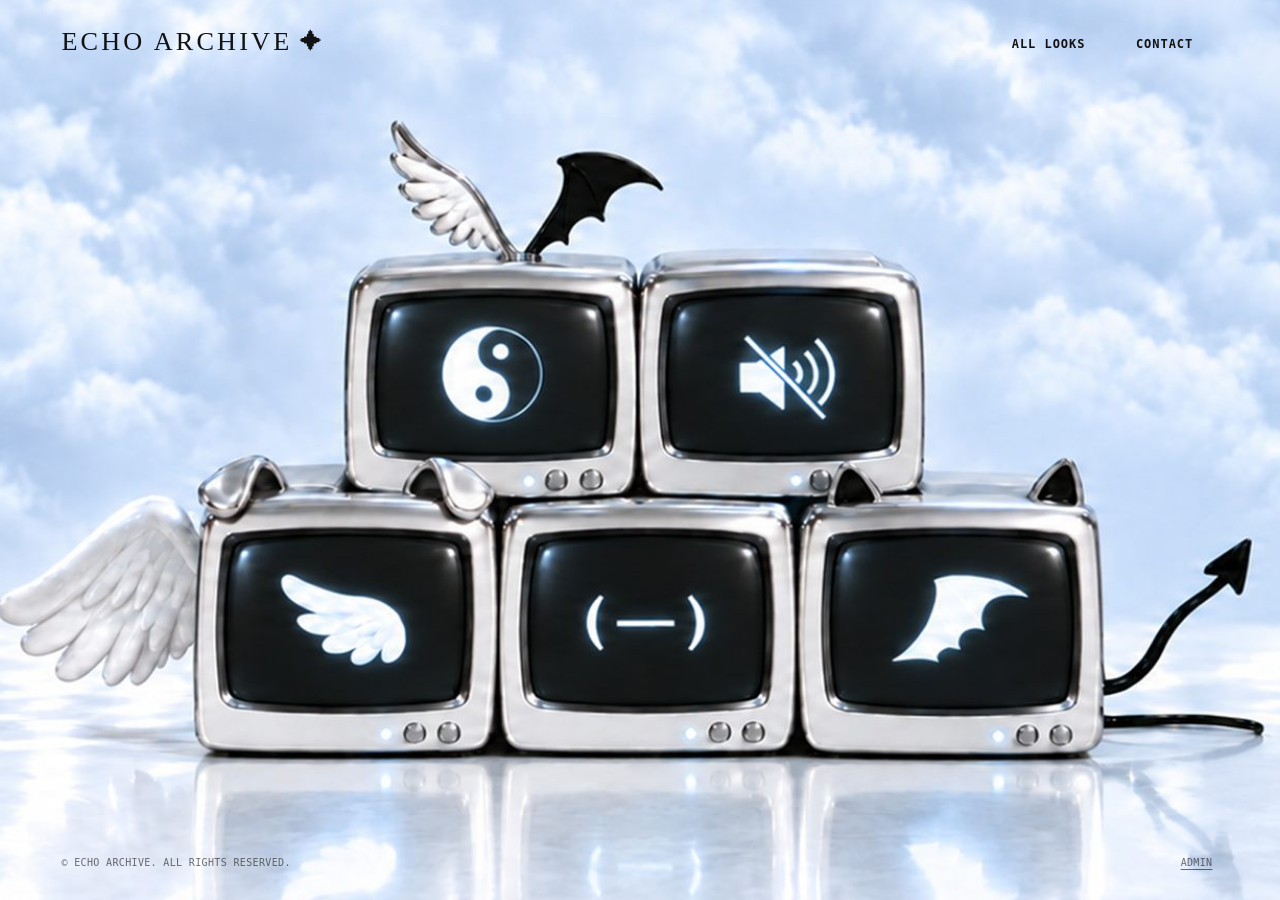
<file: index.html>
<!DOCTYPE html>
<html lang="ko">
<head>
  <meta charset="UTF-8" />
  <meta name="viewport" content="width=device-width, initial-scale=1.0" />
  <title>ECHO ARCHIVE — Every Identity Echoes</title>
  <meta name="description" content="서로 다른 모습, 같은 영혼. 다섯 개의 크롬 TV에서 ECHO ARCHIVE의 컬렉션과 이야기를 만나보세요." />
  <meta property="og:title" content="ECHO ARCHIVE" />
  <meta property="og:description" content="다섯 개의 크롬 TV로 탐색하는 ECHO ARCHIVE" />
  <!-- 공유 미리보기도 가벼운 JPEG을 씁니다. 6.6MB PNG는 SNS 크롤러가 자주 건너뜁니다. -->
  <meta property="og:image" content="images/home/echo-desktop-v5-1920.jpg" />
  <meta property="og:image:width" content="1920" />
  <meta property="og:image:height" content="640" />
  <meta property="og:type" content="website" />
  <link rel="icon" href="images/brand/echo-archive-logo.png" />
  <link rel="stylesheet" href="style.css?v=20260917-buttons-1" />
  <link rel="stylesheet" href="home.css?v=20260918-mobile-1" />
  <link rel="stylesheet" href="transition.css?v=20260917-tv-warp-2" />
  <link rel="stylesheet" href="mobile-motion.css?v=20260918-mobile-1" />
</head>
<body class="home-page art-home">
  <a class="skip-link" href="#mainContent">TV 아카이브로 건너뛰기</a>
  <main id="mainContent" class="archive-stage">
    <h1 class="sr-only">ECHO ARCHIVE 제품과 브랜드 아카이브</h1>
    <div class="archive-backdrop" aria-hidden="true"></div>
    <div class="archive-canvas">
      <!-- [작성서 04 홈] 데스크톱은 배경까지 이어진 파노라마 한 장을 사용합니다.
           TV 장면과 클릭 영역은 같은 비율로 확대하고 글자는 별도로 표시합니다. -->
      <header class="archive-header">
        <a class="archive-brand" href="index.html" aria-label="ECHO ARCHIVE 홈">
          <span class="archive-wordmark">ECHO ARCHIVE</span>
          <span class="archive-brand-star" aria-hidden="true">✦</span>
        </a>
        <button class="nav-toggle archive-menu-toggle" type="button" aria-label="메뉴 열기" aria-expanded="false" aria-controls="primaryNav">☰</button>
        <nav class="home-nav archive-nav" id="primaryNav" aria-label="주요 메뉴">
          <a class="archive-nav-about" href="about.html">ABOUT</a>
          <a class="archive-nav-products" href="products.html">ALL LOOKS</a>
          <a class="archive-nav-portfolio" href="portfolio.html">ARCHIVE</a>
          <a class="archive-nav-contact" href="contact.html">CONTACT</a>
        </nav>
      </header>

      <!-- 모바일 메뉴는 일반 문서 흐름에 두어, 열리면 이 장면을 아래로 밀어냅니다.
           이미지와 클릭 영역을 함께 묶어 이동 후에도 터치 위치를 유지합니다. -->
      <div class="archive-scene">
        <!-- 히어로는 화면 폭에 맞는 크기만 내려받습니다. 원본 PNG(모바일 5.2MB·데스크톱 6.6MB)는
             표시 크기보다 5배 이상 크고 투명 영역이 전혀 없어, 알파 없는 JPEG로 바꿔 97~99% 줄였습니다.
             srcset의 w값과 sizes로 브라우저가 해상도(1x/2x)에 맞는 파일을 고릅니다. -->
        <picture class="archive-artwork">
          <!-- 데스크톱 캔버스는 home.css에서 max(100%, 100dvh*3.36)이라 뷰포트보다 넓어질 수 있습니다.
               sizes를 100vw로 두면 실제 필요한 폭보다 작게 골라 흐려집니다. -->
          <source media="(min-width: 720px)" type="image/jpeg"
            srcset="images/home/echo-desktop-v5-1920.jpg 1920w, images/home/echo-desktop-v5-2896.jpg 2896w"
            sizes="max(100vw, 336vh)" width="4344" height="1448" />
          <source type="image/jpeg"
            srcset="images/home/echo-mobile-v5-780.jpg 780w, images/home/echo-mobile-v5-1400.jpg 1400w"
            sizes="100vw" width="2048" height="3072" />
          <img src="images/home/echo-mobile-v5-780.jpg" width="2048" height="3072" fetchpriority="high" decoding="async"
            alt="구름빛 배경과 반사 바닥 위 은빛 TV들. 천사와 악마 날개 안테나, 강아지 귀와 흰 날개, 고양이 귀와 악마 꼬리가 달려 있습니다." />
        </picture>

        <!-- 이미지는 장식, 링크와 음악 버튼은 실제 HTML입니다. 터치·키보드 모두 지원합니다. -->
        <div class="tv-wall archive-hotspots" aria-label="TV 채널">
          <a class="tv tv-hotspot" data-tv-role="portfolio" data-tv-index="1" href="portfolio.html" aria-label="ARCHIVE — 포트폴리오 보기" title="ARCHIVE — 포트폴리오 보기">
            <span class="archive-screen" aria-hidden="true"><span class="archive-screen-corner"></span></span>
            <span class="archive-tv-label" aria-hidden="true">ARCHIVE</span>
          </a>
          <a class="tv tv-hotspot" data-tv-role="yang" data-tv-index="3" href="products.html?polarity=YANG" aria-label="YANG 룩 보기" title="YANG — 제품 보기">
            <span class="archive-screen" aria-hidden="true"><span class="archive-screen-corner"></span></span>
            <span class="archive-tv-label" aria-hidden="true">YANG</span>
          </a>
          <a class="tv tv-hotspot" data-tv-role="about" data-tv-index="4" href="about.html" aria-label="about - echo archive" title="about - echo archive">
            <span class="archive-screen" aria-hidden="true"><span class="archive-screen-corner"></span></span>
            <span class="archive-tv-label" aria-hidden="true">about - echo archive</span>
          </a>
          <a class="tv tv-hotspot" data-tv-role="yin" data-tv-index="5" href="products.html?polarity=YIN" aria-label="YIN 룩 보기" title="YIN — 제품 보기">
            <span class="archive-screen" aria-hidden="true"><span class="archive-screen-corner"></span></span>
            <span class="archive-tv-label" aria-hidden="true">YIN</span>
          </a>
        </div>

        <!-- 음악 버튼은 TV 대열에서 분리했습니다. 모바일에서는 화면 오른쪽 아래
             원형 버튼, 720px 이상에서는 그림 속 음소거 TV 위의 클릭 영역입니다. -->
        <button class="archive-bgm-button" data-tv-role="bgm" data-tv-index="2" type="button" aria-pressed="false" aria-label="배경음악 켜기" title="SOUND — 배경음악 켜기">
          <span class="archive-screen" aria-hidden="true"><span class="archive-screen-corner"></span></span>
          <!-- 꺼짐 화면은 원본 그대로 둡니다. 켜짐 상태에서만 유리 위 음소거 아이콘을 교체합니다. -->
          <span class="archive-sound-on" aria-hidden="true">
            <svg viewBox="0 0 64 64" focusable="false"><path fill="currentColor" d="M9 25h10l15-12v38L19 39H9z" /><path fill="none" stroke="currentColor" stroke-width="3.2" stroke-linecap="round" d="M41 23c5 5 5 13 0 18M47 16c9 9 9 23 0 32M53 9c13 13 13 33 0 46" /></svg>
          </span>
          <span class="archive-tv-label archive-sound-off-label" aria-hidden="true">SOUND OFF</span>
          <span class="archive-tv-label archive-sound-on-label" aria-hidden="true">SOUND ON</span>
        </button>
      </div>

      <footer class="archive-footer">
        <p class="archive-footer-copy">© ECHO ARCHIVE. ALL RIGHTS RESERVED.</p>
        <a class="archive-admin" href="/admin" aria-label="브랜드 관리자">ADMIN</a>
      </footer>
    </div>
    <audio id="bgmAudio" src="audio/velvet-shoreline.mp3" preload="none" hidden></audio>
    <span id="bgmLiveStatus" class="sr-only" role="status" aria-live="polite"></span>
  </main>
  <signal-transition class="tv-warp" hidden aria-hidden="true"></signal-transition>
  <script src="script.js?v=20260916-mobile-1"></script>
  <script src="scripts/motion.js?v=20260908-y2k-1"></script>
  <script src="scripts/home-logic.js?v=20260910-bgm-1"></script>
  <script src="scripts/components/tv-warp.js?v=20260917-tv-warp-2"></script>
  <script src="scripts/home.js?v=20260917-tv-warp-2"></script>
  <script src="scripts/mobile-motion.js?v=20260918-detail-1"></script>
</body>
</html>
</file>
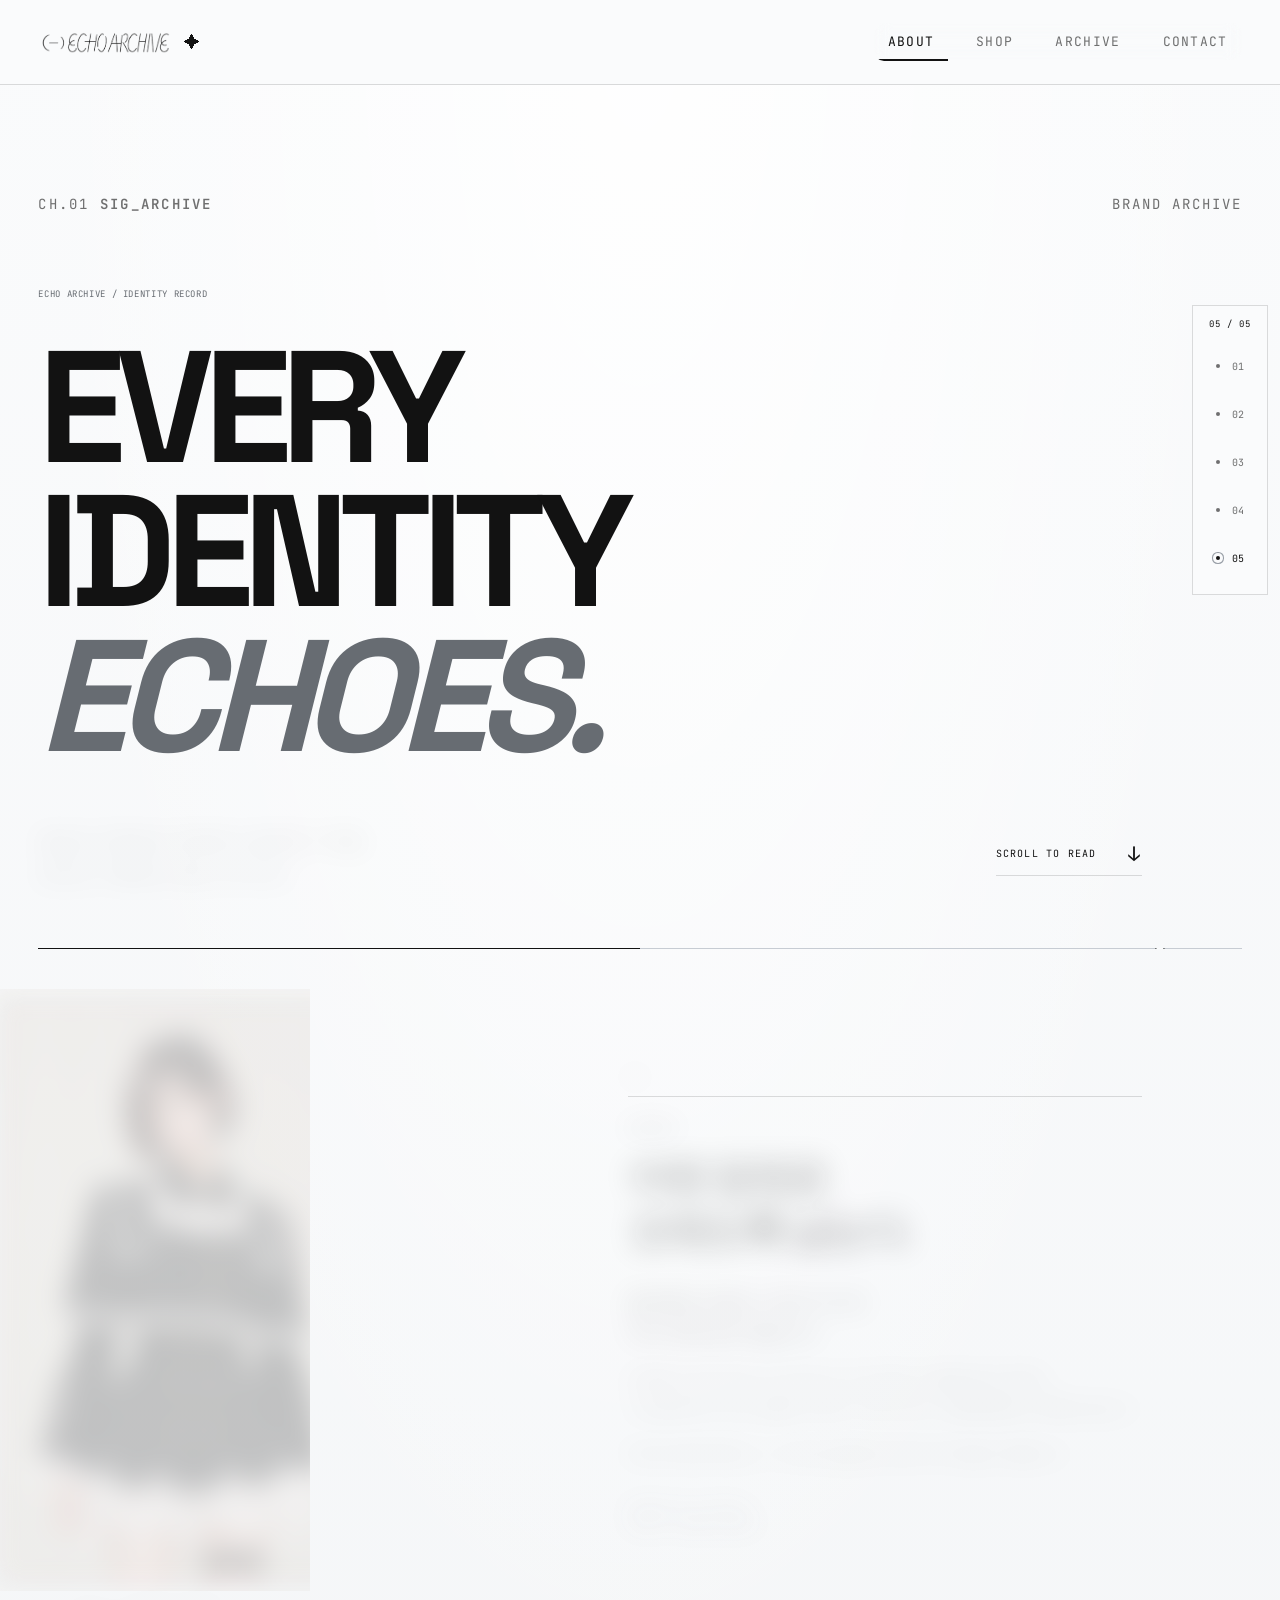
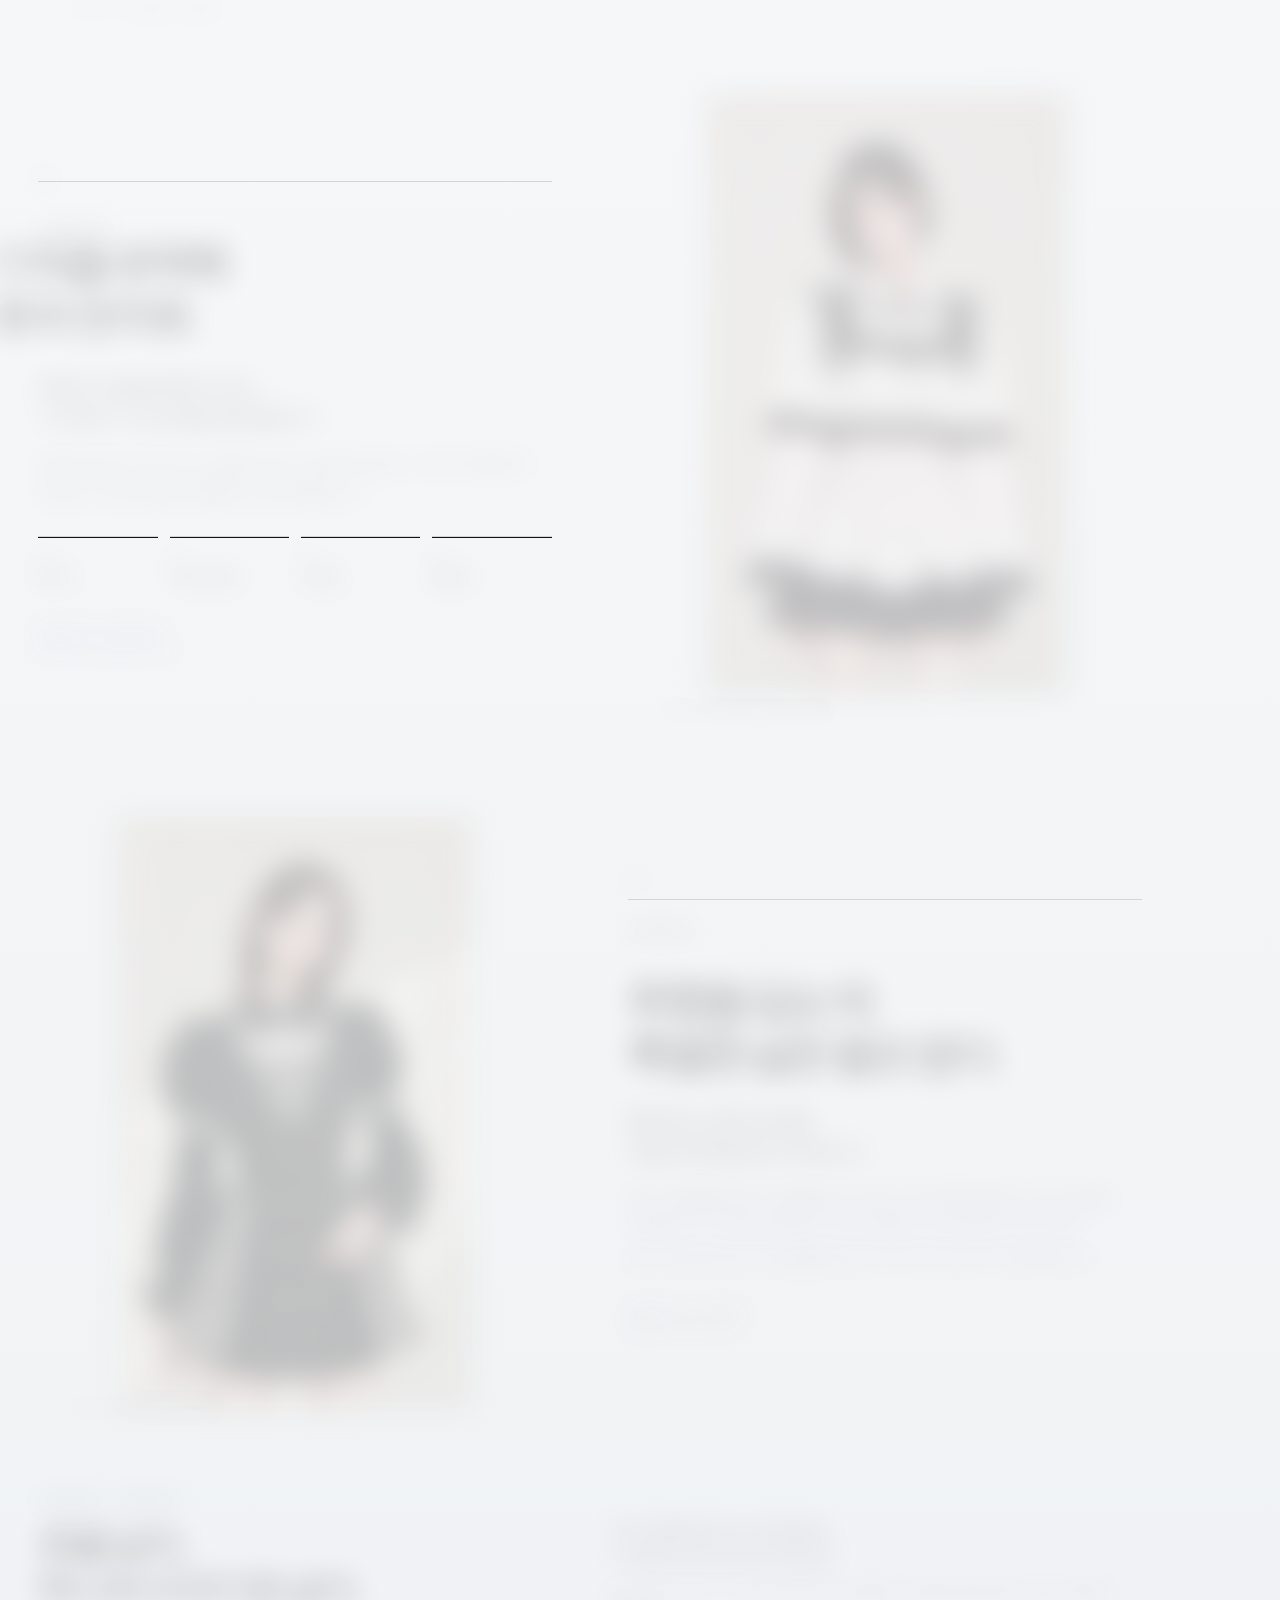
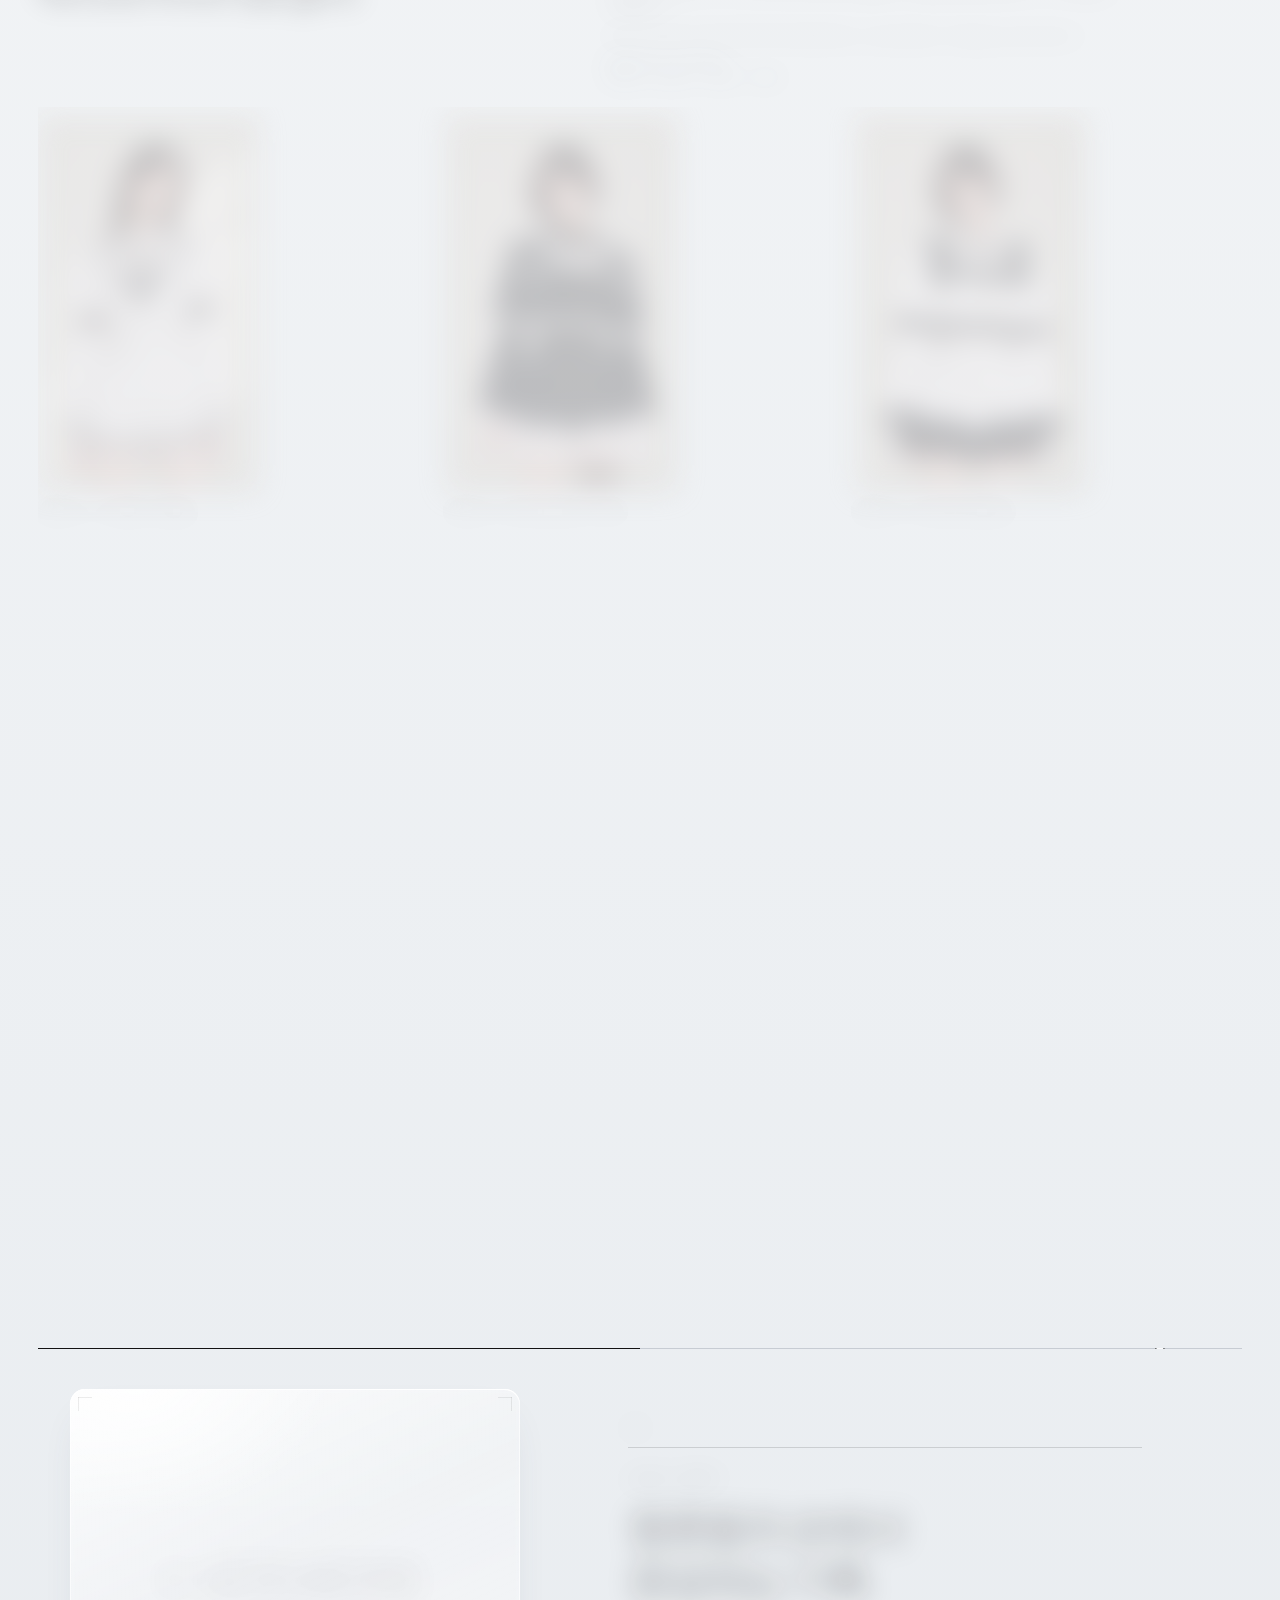
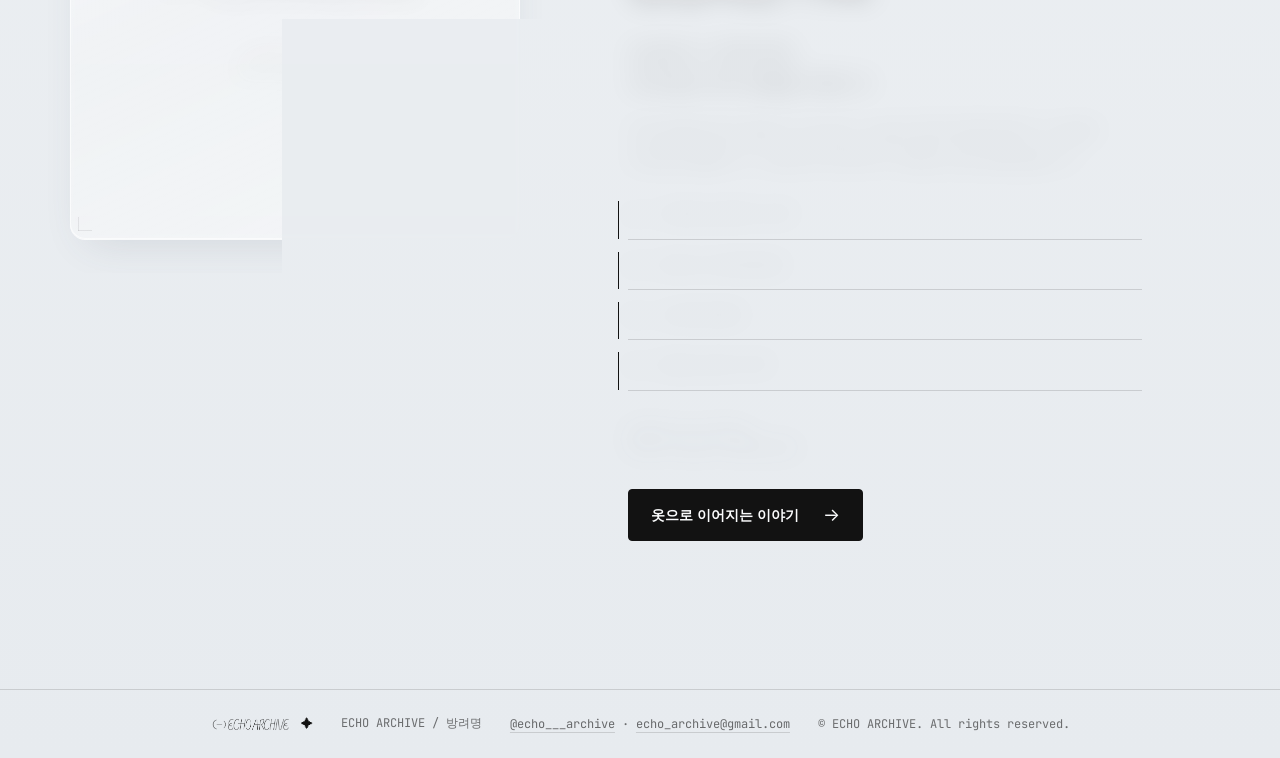
<file: about.html>
<!DOCTYPE html>
<html lang="ko">
<head>
  <meta charset="UTF-8" />
  <meta name="viewport" content="width=device-width, initial-scale=1.0" />
  <title>브랜드 소개 — ECHO ARCHIVE</title>
  <meta name="description" content="서브컬처의 영감을 패션으로 재해석하는 ECHO ARCHIVE의 세계관과 제작 철학." />
  <meta property="og:title" content="브랜드 소개 — ECHO ARCHIVE" />
  <meta property="og:description" content="서브컬처의 영감을 패션으로 재해석하는 ECHO ARCHIVE의 세계관과 제작 철학." />
  <meta property="og:image" content="images/brand/echo-archive-logo.png" />
  <meta property="og:type" content="website" />
  <link rel="icon" href="images/brand/echo-archive-logo.png" />
  <link rel="preconnect" href="https://fonts.googleapis.com" />
  <link rel="preconnect" href="https://fonts.gstatic.com" crossorigin />
  <link rel="stylesheet" href="https://fonts.googleapis.com/css2?family=Inter:wght@400;500;600&family=JetBrains+Mono:wght@400;500&family=Space+Grotesk:wght@500;600;700&display=swap" />
  <link rel="stylesheet" href="style.css?v=20260917-buttons-1" />
  <link rel="stylesheet" href="mobile.css?v=20260917-buttons-1" media="(max-width: 899px)" />
  <link rel="stylesheet" href="transition.css?v=20260917-tv-warp-2" />
  <script src="scripts/transition-entry.js?v=20260917-tv-warp-2"></script>
  <link rel="stylesheet" href="mobile-motion.css?v=20260918-mobile-1" />
</head>
<body class="about-page">
  <a class="skip-link" href="#mainContent">본문으로 건너뛰기</a>

  <header class="nav">
    <div class="nav-inner">
      <a href="index.html" class="logo"><img src="images/brand/echo-archive-logo.png" alt="ECHO ARCHIVE 홈" /></a>
      <button class="nav-toggle" aria-label="메뉴 열기" aria-expanded="false" aria-controls="primaryNav">☰</button>
      <nav class="nav-menu" id="primaryNav" aria-label="주요 메뉴">
        <a href="about.html" data-ch="01" class="active" aria-current="page">About</a>
        <a href="products.html" data-ch="02">Shop</a>
        <a href="portfolio.html" data-ch="04">Archive</a>
        <a href="contact.html" data-ch="05">Contact</a>
      </nav>
    </div>
  </header>

  <main id="mainContent">
    <div class="page-head channel-head about-channel-head">
      <div class="channel-head-top">
        <p class="channel-code">CH.01 <strong>SIG_ARCHIVE</strong></p>
        <p class="channel-stamp">BRAND ARCHIVE</p>
      </div>
    </div>

    <!-- [작성서 02 브랜드] 인트로는 번호 없이, 다섯 개의 기록으로 이어집니다. -->
    <section class="about-intro" aria-labelledby="aboutTitle">
      <p class="about-scene-meta">ECHO ARCHIVE / IDENTITY RECORD</p>
      <h1 id="aboutTitle"><span class="about-intro-line">EVERY</span> <span class="about-intro-line">IDENTITY</span> <span class="about-intro-line about-echoes">ECHOES.</span></h1>
      <div class="about-intro-bottom">
        <p>현실과 비현실의 경계에서 발견한 기억을<br />옷으로 기록하는 패션 아카이브.</p>
        <a class="about-start" href="#scene-memory">SCROLL TO READ <span aria-hidden="true">↓</span></a>
      </div>
    </section>

    <nav class="about-progress" aria-label="장면 진행">
      <p class="about-progress-count" aria-hidden="true">01 / 05</p>
      <ol class="about-progress-links">
        <li><a href="#scene-memory" aria-label="01 MEMORY — 기억" aria-current="location"><span aria-hidden="true">01</span><span class="about-progress-label">MEMORY</span></a></li>
        <li><a href="#scene-translate" aria-label="02 TRANSLATE — 재해석"><span aria-hidden="true">02</span><span class="about-progress-label">TRANSLATE</span></a></li>
        <li><a href="#scene-everyday" aria-label="03 EVERYDAY — 일상"><span aria-hidden="true">03</span><span class="about-progress-label">EVERYDAY</span></a></li>
        <li><a href="#scene-episode" aria-label="04 EPISODE & ARCHIVE — 기록"><span aria-hidden="true">04</span><span class="about-progress-label">EPISODE</span></a></li>
        <li><a href="#scene-craft" aria-label="05 LOCAL CRAFT — 제작"><span aria-hidden="true">05</span><span class="about-progress-label">LOCAL CRAFT</span></a></li>
      </ol>
    </nav>

    <div class="yy-rule" aria-hidden="true"><span class="yy-rule-node"></span></div>

    <section class="about-scene" id="scene-memory" data-scene="01" aria-labelledby="sceneMemoryTitle">
      <div class="about-scene-inner">
        <figure class="about-scene-visual">
          <img data-about-product-image src="images/brand/echo-archive-logo.png" alt="상품 대표 이미지 준비 중" width="823" height="1100" loading="lazy" decoding="async" />
          <figcaption>FIG.01 / A MEMORY, REWORN</figcaption>
        </figure>
        <div class="about-scene-copy">
          <p class="about-scene-index">01</p>
          <p class="eyebrow">MEMORY</p>
          <h2 id="sceneMemoryTitle">어떤 장면은<br />오래도록 남는다.</h2>
          <p class="about-scene-lead">좋아했던 세계는 시간이 지나도<br />우리 안에 남아 있습니다.</p>
          <p>반복해서 듣던 음악, 애니메이션 속 한 장면, 마음을 닮은 캐릭터. 서브컬처에서 만난 경험은 개인의 기억이 되고, 나를 설명하는 취향이 됩니다.</p>
          <p>ECHO ARCHIVE는 그 기억과 감정에서 옷의 이야기를 시작합니다.</p>
          <p class="about-scene-meta">ARCHIVE LOG / REC_001<br />SOURCE: PERSONAL MEMORY</p>
        </div>
      </div>
    </section>

    <section class="about-scene" id="scene-translate" data-scene="02" aria-labelledby="sceneTranslateTitle">
      <div class="about-scene-inner">
        <figure class="about-scene-visual">
          <img data-about-product-image src="images/brand/echo-archive-logo.png" alt="상품 대표 이미지 준비 중" width="828" height="1100" loading="lazy" decoding="async" />
          <figcaption>FIG.02 / FROM FEELING TO FORM</figcaption>
        </figure>
        <div class="about-scene-copy">
          <p class="about-scene-index">02</p>
          <p class="eyebrow">TRANSLATE</p>
          <h2 id="sceneTranslateTitle">기억을 번역해<br />옷의 언어로.</h2>
          <p class="about-scene-lead">원본의 모습을 복제하기보다,<br />그 안에서 느낀 감각을 재해석합니다.</p>
          <p>장면의 온도는 색이 되고, 인물의 태도는 실루엣이 됩니다. 작은 디테일까지 다듬어, 각자의 일상에 어울리는 옷으로 옮깁니다.</p>
          <ol class="about-translation-steps" aria-label="재해석 과정">
            <li><span>01</span>분위기</li>
            <li><span>02</span>색과 실루엣</li>
            <li><span>03</span>디테일</li>
            <li><span>04</span>일상복</li>
          </ol>
          <p class="about-scene-meta">ARCHIVE LOG / REC_002<br />METHOD: REINTERPRETATION</p>
        </div>
      </div>
    </section>

    <section class="about-scene" id="scene-everyday" data-scene="03" aria-labelledby="sceneEverydayTitle">
      <div class="about-scene-inner">
        <figure class="about-scene-visual">
          <img data-about-product-image src="images/brand/echo-archive-logo.png" alt="상품 대표 이미지 준비 중" width="835" height="1100" loading="lazy" decoding="async" />
          <figcaption>FIG.03 / YOUR OWN EVERYDAY</figcaption>
        </figure>
        <div class="about-scene-copy">
          <p class="about-scene-index">03</p>
          <p class="eyebrow">EVERYDAY</p>
          <h2 id="sceneEverydayTitle">취향을 입는 데<br />특별한 날은 필요 없다.</h2>
          <p class="about-scene-lead">좋아하는 세계의 감각을<br />오늘의 옷차림으로 이어갑니다.</p>
          <p>행사나 촬영을 위한 코스튬을 넘어, 평소의 옷과 함께 입을 수 있는 패션을 생각합니다. 익숙한 하루에도 나만의 취향이 자연스럽게 드러나도록.</p>
          <p>입는 사람의 방식으로 조합될 때, 옷의 이야기는 한 번 더 새로워집니다.</p>
          <p class="about-scene-meta">ARCHIVE LOG / REC_003<br />CONTEXT: DAILY LIFE</p>
        </div>
      </div>
    </section>

    <section class="about-scene" id="scene-episode" data-scene="04" aria-labelledby="sceneEpisodeTitle">
      <div class="about-scene-inner about-archive-stage">
        <div class="about-scene-copy">
          <p class="about-scene-index">04</p>
          <p class="eyebrow">EPISODE &amp; ARCHIVE</p>
          <h2 id="sceneEpisodeTitle">옷을 넘어,<br />하나의 이야기로 남다.</h2>
          <p class="about-scene-lead">하나의 컬렉션은 하나의 Episode.<br />그 기록이 모여 아카이브가 됩니다.</p>
          <p>옷, 모델 사진, 영상, 그리고 문장. 같은 감정에서 출발한 조각들을 연결해 컬렉션의 이야기를 함께 보관합니다.</p>
          <p>새로운 Episode가 쌓일수록 ECHO ARCHIVE는 더 많은 취향과 기억을 담는 공간이 됩니다.</p>
          <p class="about-scene-meta">ARCHIVE LOG / REC_004<br />FORMAT: CLOTHES · IMAGE · STORY</p>
        </div>
        <!-- 번호는 서로 다른 Episode가 아닌 사진의 순서입니다. -->
        <div class="about-archive-window">
          <div class="about-archive-track">
            <figure class="about-archive-card">
              <img data-about-product-image src="images/brand/echo-archive-logo.png" alt="상품 대표 이미지 준비 중" width="823" height="1100" loading="lazy" decoding="async" />
              <figcaption>FRAME 01 / A MEMORY, REWORN</figcaption>
            </figure>
            <figure class="about-archive-card">
              <img data-about-product-image src="images/brand/echo-archive-logo.png" alt="상품 대표 이미지 준비 중" width="828" height="1100" loading="lazy" decoding="async" />
              <figcaption>FRAME 02 / FROM FEELING TO FORM</figcaption>
            </figure>
            <figure class="about-archive-card">
              <img data-about-product-image src="images/brand/echo-archive-logo.png" alt="상품 대표 이미지 준비 중" width="835" height="1100" loading="lazy" decoding="async" />
              <figcaption>FRAME 03 / YOUR OWN EVERYDAY</figcaption>
            </figure>
            <figure class="about-archive-card">
              <img data-about-product-image src="images/brand/echo-archive-logo.png" alt="상품 대표 이미지 준비 중" width="816" height="1100" loading="lazy" decoding="async" />
              <figcaption>FRAME 04 / A STORY TO KEEP</figcaption>
            </figure>
          </div>
        </div>
      </div>
    </section>

    <div class="yy-rule" aria-hidden="true"><span class="yy-rule-node"></span></div>

    <!-- [작성서 02 제작 철학] 브랜드의 이야기는 지역 장인의 손에서 완성됩니다. -->
    <section class="about-scene" id="scene-craft" data-scene="05" aria-labelledby="sceneCraftTitle">
      <div class="about-scene-inner brand-story-grid">
        <div class="about-scene-visual brand-symbol-placeholder glass-panel glass-corners">
          <img src="images/brand/echo-archive-logo.png" alt="ECHO ARCHIVE 로고" loading="lazy" decoding="async" />
          <p class="about-scene-meta">DESIGNED IN MEMORY<br />MADE IN JUNGCHON-DONG</p>
        </div>
        <div class="about-scene-copy craft-copy">
          <p class="about-scene-index">05</p>
          <p class="eyebrow">LOCAL CRAFT</p>
          <h2 id="sceneCraftTitle" class="closing-title">중촌동의 손에서<br />완성되는 기록.</h2>
          <p class="about-scene-lead">상상에서 시작한 옷에<br />오래 쌓인 제작 경험을 더합니다.</p>
          <p>대전 중촌동 패션 맞춤 거리 장인의 기술과 ECHO ARCHIVE의 서브컬처 감각을 연결합니다. 소량으로 제작하며 디테일과 완성도를 살핍니다.</p>
          <ol class="craft-steps" aria-label="소량 제작 과정">
            <li><span>01</span>세계관과 실루엣 스케치</li>
            <li><span>02</span>장인과 소재·패턴 협의</li>
            <li><span>03</span>소량 재단·봉제</li>
            <li><span>04</span>완성도 검수와 기록</li>
          </ol>
          <p class="about-scene-meta">ARCHIVE LOG / REC_005<br />ORIGIN: DAEJEON, JUNGCHON-DONG</p>
          <p class="about-cta"><a href="products.html" class="btn btn-primary"><span>옷으로 이어지는 이야기</span><span class="btn-arrow" aria-hidden="true">→</span></a></p>
        </div>
      </div>
    </section>
  </main>

  <footer class="footer">
    <a href="index.html" class="logo"><img src="images/brand/echo-archive-logo.png" alt="ECHO ARCHIVE 홈" /></a>
    <p class="biz">ECHO ARCHIVE / 방려명</p>
    <p><a href="https://instagram.com/echo___archive" target="_blank" rel="noopener noreferrer">@echo___archive</a> · <a href="mailto:echo_archive@gmail.com">echo_archive@gmail.com</a></p>
    <p>© ECHO ARCHIVE. All rights reserved.</p>
  </footer>
  <script src="script.js?v=20260916-mobile-1"></script>
  <script src="scripts/motion.js"></script>
  <script src="scripts/about.js?v=20260918-mobile-1"></script>
  <script src="catalog.js?v=20260826-rich-editor-1"></script>
  <script src="scripts/about-products.js?v=20260918-mobile-1"></script>
  <script src="scripts/mobile-motion.js?v=20260918-detail-1"></script>
</body>
</html>
</file>
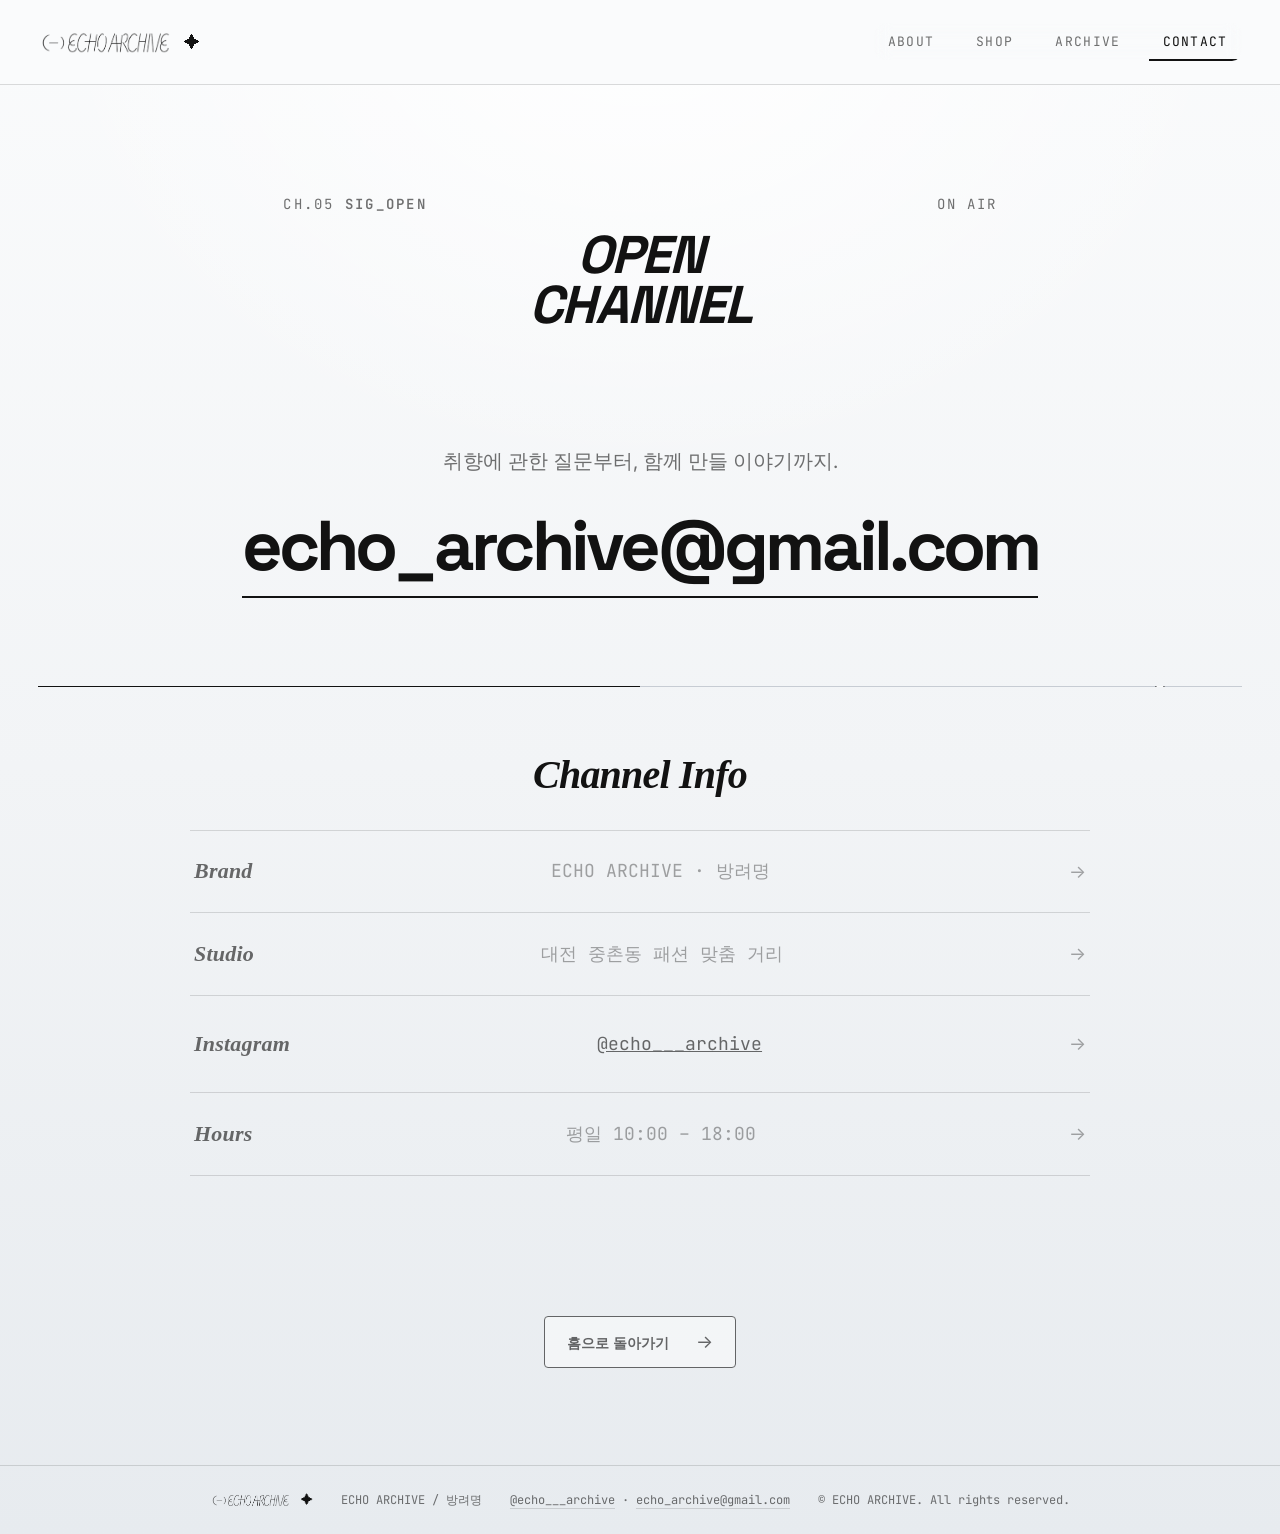
<file: contact.html>
<!DOCTYPE html>
<html lang="ko">
<head>
  <meta charset="UTF-8" />
  <meta name="viewport" content="width=device-width, initial-scale=1.0" />
  <title>문의 — ECHO ARCHIVE</title>
  <meta name="description" content="ECHO ARCHIVE에 문의하는 방법을 안내합니다." />
  <meta property="og:title" content="문의 — ECHO ARCHIVE" />
  <meta property="og:description" content="ECHO ARCHIVE에 문의하는 방법을 안내합니다." />
  <meta property="og:image" content="images/brand/echo-archive-logo.png" />
  <meta property="og:type" content="website" />
  <link rel="icon" href="images/brand/echo-archive-logo.png" />
  <link rel="preconnect" href="https://fonts.googleapis.com" />
  <link rel="preconnect" href="https://fonts.gstatic.com" crossorigin />
  <link rel="stylesheet" href="https://fonts.googleapis.com/css2?family=Inter:wght@400;500;600&family=JetBrains+Mono:wght@400;500&family=Space+Grotesk:wght@500;600;700&display=swap" />
  <link rel="stylesheet" href="style.css?v=20260917-buttons-1" />
  <link rel="stylesheet" href="scroll-pages.css?v=20260916-1" />
  <link rel="stylesheet" href="mobile.css?v=20260917-buttons-1" media="(max-width: 899px)" />
  <link rel="stylesheet" href="mobile-motion.css?v=20260918-mobile-1" />
</head>
<body class="contact-page">

  <a class="skip-link" href="#mainContent">본문으로 건너뛰기</a>

  <header class="nav">
    <div class="nav-inner">
      <a href="index.html" class="logo"><img src="images/brand/echo-archive-logo.png" alt="ECHO ARCHIVE 홈" /></a>
      <button class="nav-toggle" aria-label="메뉴 열기" aria-expanded="false" aria-controls="primaryNav">☰</button>
      <nav class="nav-menu" id="primaryNav" aria-label="주요 메뉴">
        <a href="about.html" data-ch="01">About</a>
        <a href="products.html" data-ch="02">Shop</a>
        <a href="portfolio.html" data-ch="04">Archive</a>
        <a href="contact.html" data-ch="05" class="active" aria-current="page">Contact</a>
      </nav>
    </div>
  </header>

  <main id="mainContent">

    <section class="page-head channel-head">
      <div class="channel-head-top">
        <p class="channel-code" data-scroll="left">CH.05 <strong>SIG_OPEN</strong></p>
        <p class="channel-stamp" data-scroll="right">ON AIR</p>
      </div>
      <h1><span data-scroll="left">OPEN</span><span data-scroll="right">CHANNEL</span></h1>
    </section>

    <section class="section contact-mail-hero" aria-labelledby="contactMailTitle">
      <h2 id="contactMailTitle" class="sr-only">이메일 문의</h2>
      <p class="contact-invitation" data-scroll="up">취향에 관한 질문부터, 함께 만들 이야기까지.</p>
      <a class="contact-mail-link" data-scroll="mail" href="mailto:echo_archive@gmail.com">echo_archive<wbr>@gmail.com</a>
    </section>

    <div class="yy-rule" aria-hidden="true"><span class="yy-rule-node"></span></div>

    <section class="section">
      <h2 class="contact-info-title" data-scroll="left">Channel Info</h2>
      <div class="contact-list">
        <div class="contact-item" data-scroll="row">
          <p class="label">Brand</p>
          <p class="value">ECHO ARCHIVE · 방려명</p>
          <span class="contact-arrow" aria-hidden="true">→</span>
        </div>
        <div class="contact-item" data-scroll="row">
          <p class="label">Studio</p>
          <p class="value">대전 중촌동 패션 맞춤 거리</p>
          <span class="contact-arrow" aria-hidden="true">→</span>
        </div>
        <div class="contact-item" data-scroll="row">
          <p class="label">Instagram</p>
          <p class="value"><a href="https://instagram.com/echo___archive" target="_blank" rel="noopener noreferrer">@echo___archive</a></p>
          <span class="contact-arrow" aria-hidden="true">→</span>
        </div>
        <div class="contact-item" data-scroll="row">
          <p class="label">Hours</p>
          <p class="value">평일 10:00 – 18:00</p>
          <span class="contact-arrow" aria-hidden="true">→</span>
        </div>
      </div>
    </section>

    <section class="section contact-return" data-scroll="up">
      <a href="index.html" class="btn btn-secondary"><span>홈으로 돌아가기</span><span class="btn-arrow" aria-hidden="true">→</span></a>
    </section>

  </main>

  <footer class="footer">
    <a href="index.html" class="logo"><img src="images/brand/echo-archive-logo.png" alt="ECHO ARCHIVE 홈" /></a>
    <p class="biz">ECHO ARCHIVE / 방려명</p>
    <p>
      <a href="https://instagram.com/echo___archive" target="_blank" rel="noopener noreferrer">@echo___archive</a>
      · <a href="mailto:echo_archive@gmail.com">echo_archive@gmail.com</a>
    </p>
    <p>© ECHO ARCHIVE. All rights reserved.</p>
  </footer>

  <script src="script.js?v=20260916-mobile-1"></script>
  <script src="scripts/scroll-pages.js?v=20260916-1"></script>
  <script src="scripts/mobile-motion.js?v=20260918-detail-1"></script>
</body>
</html>
</file>
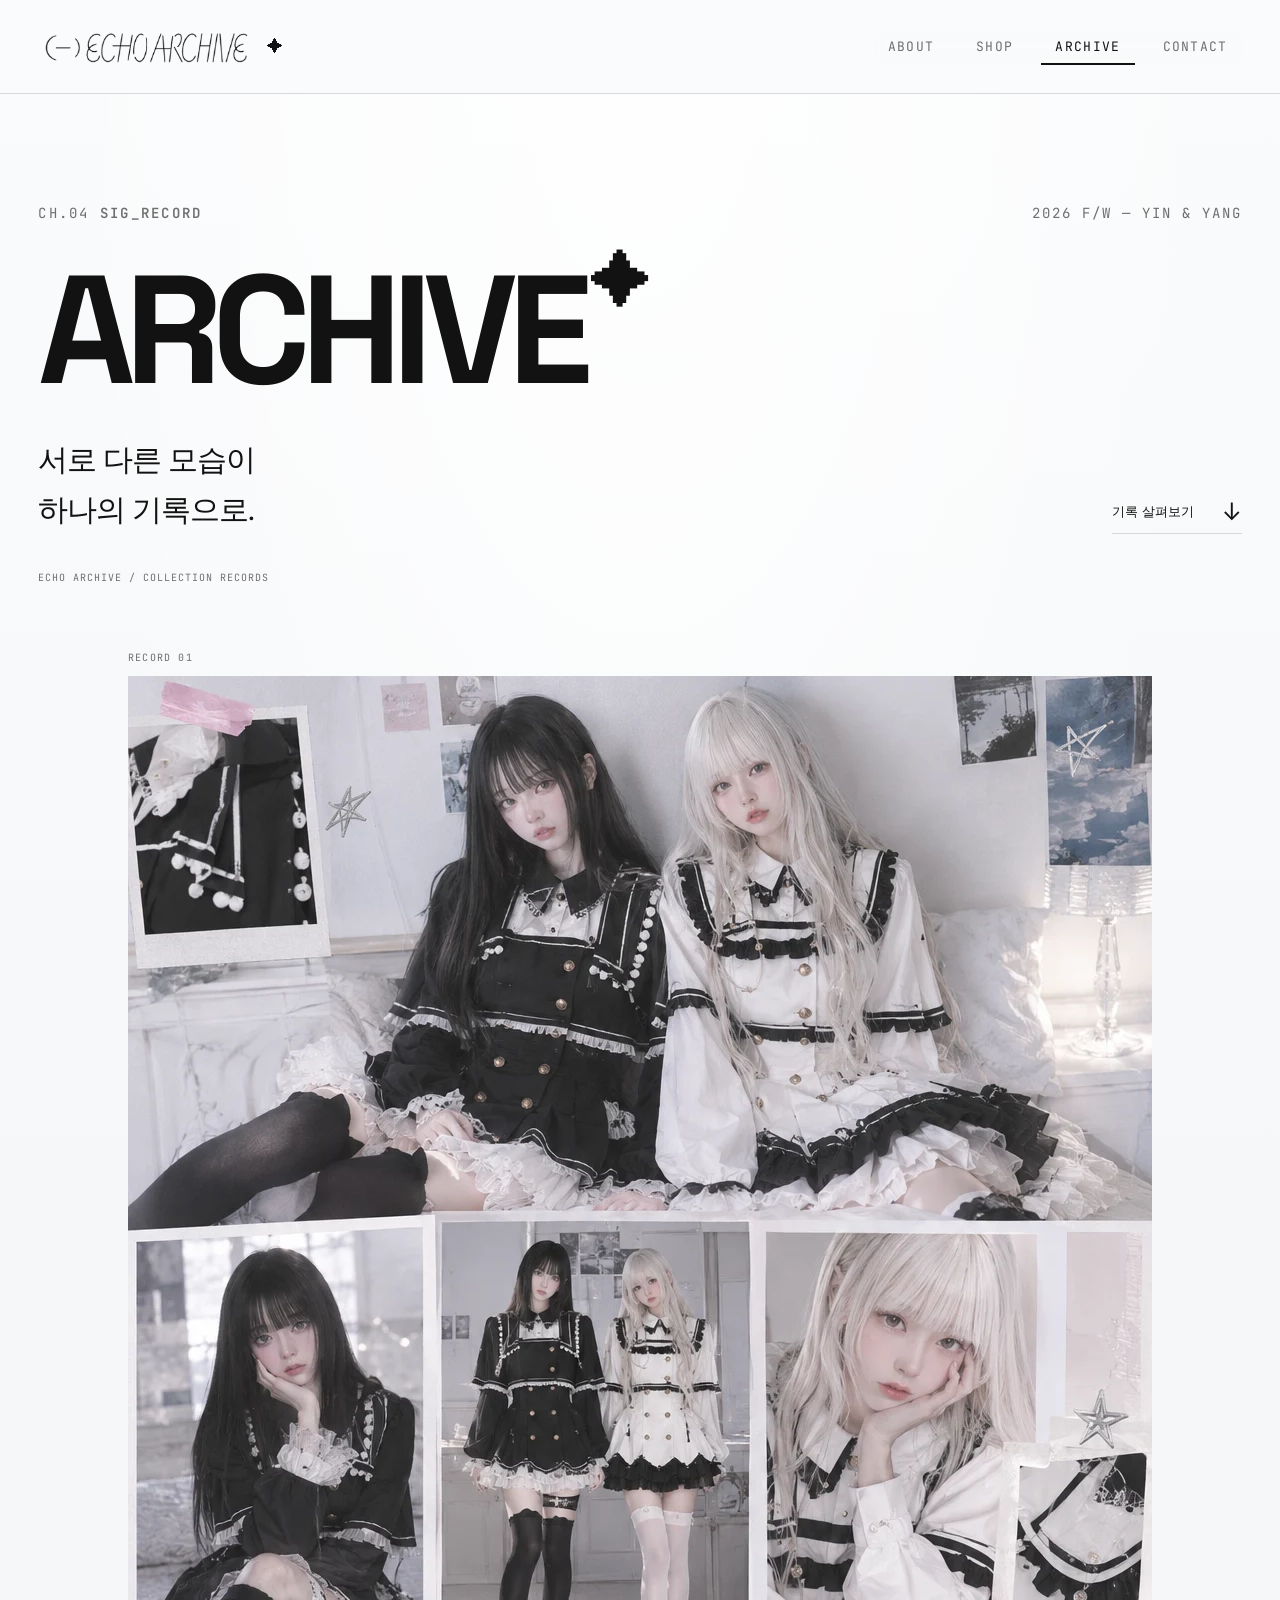
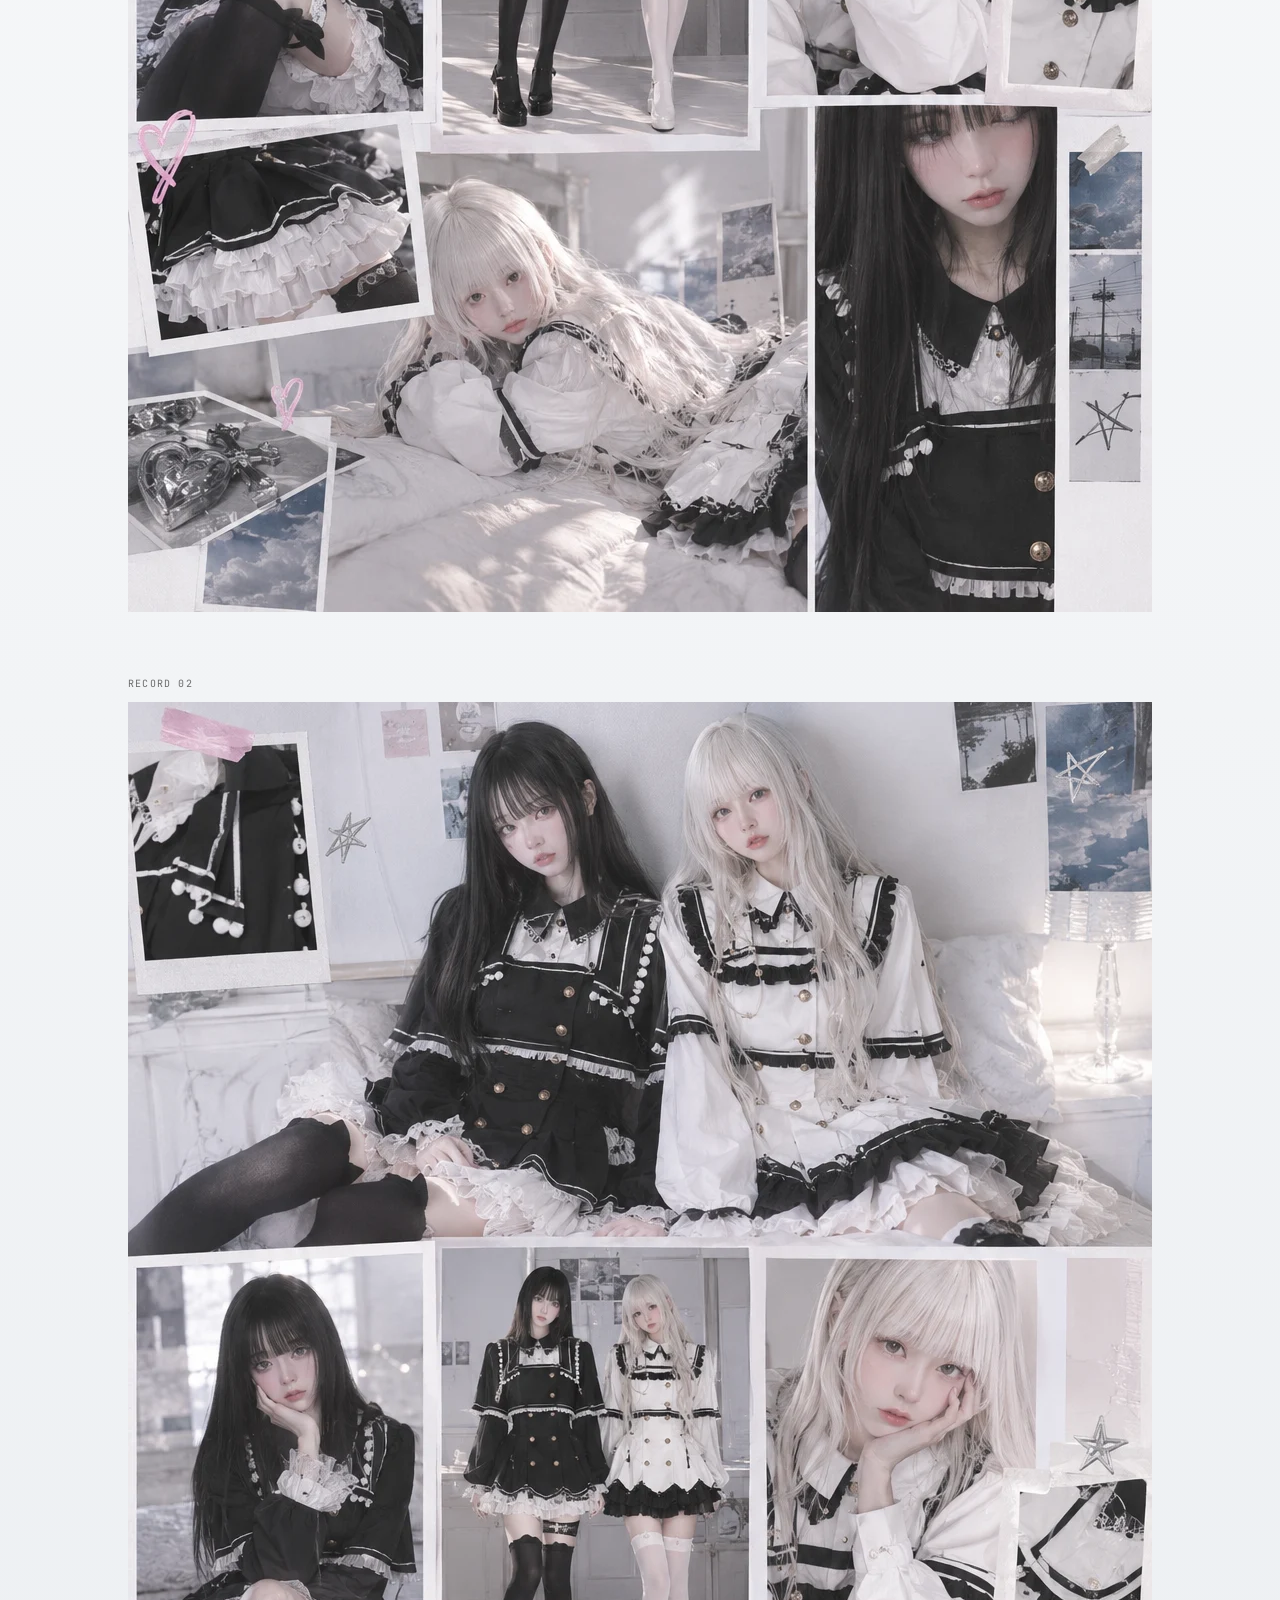
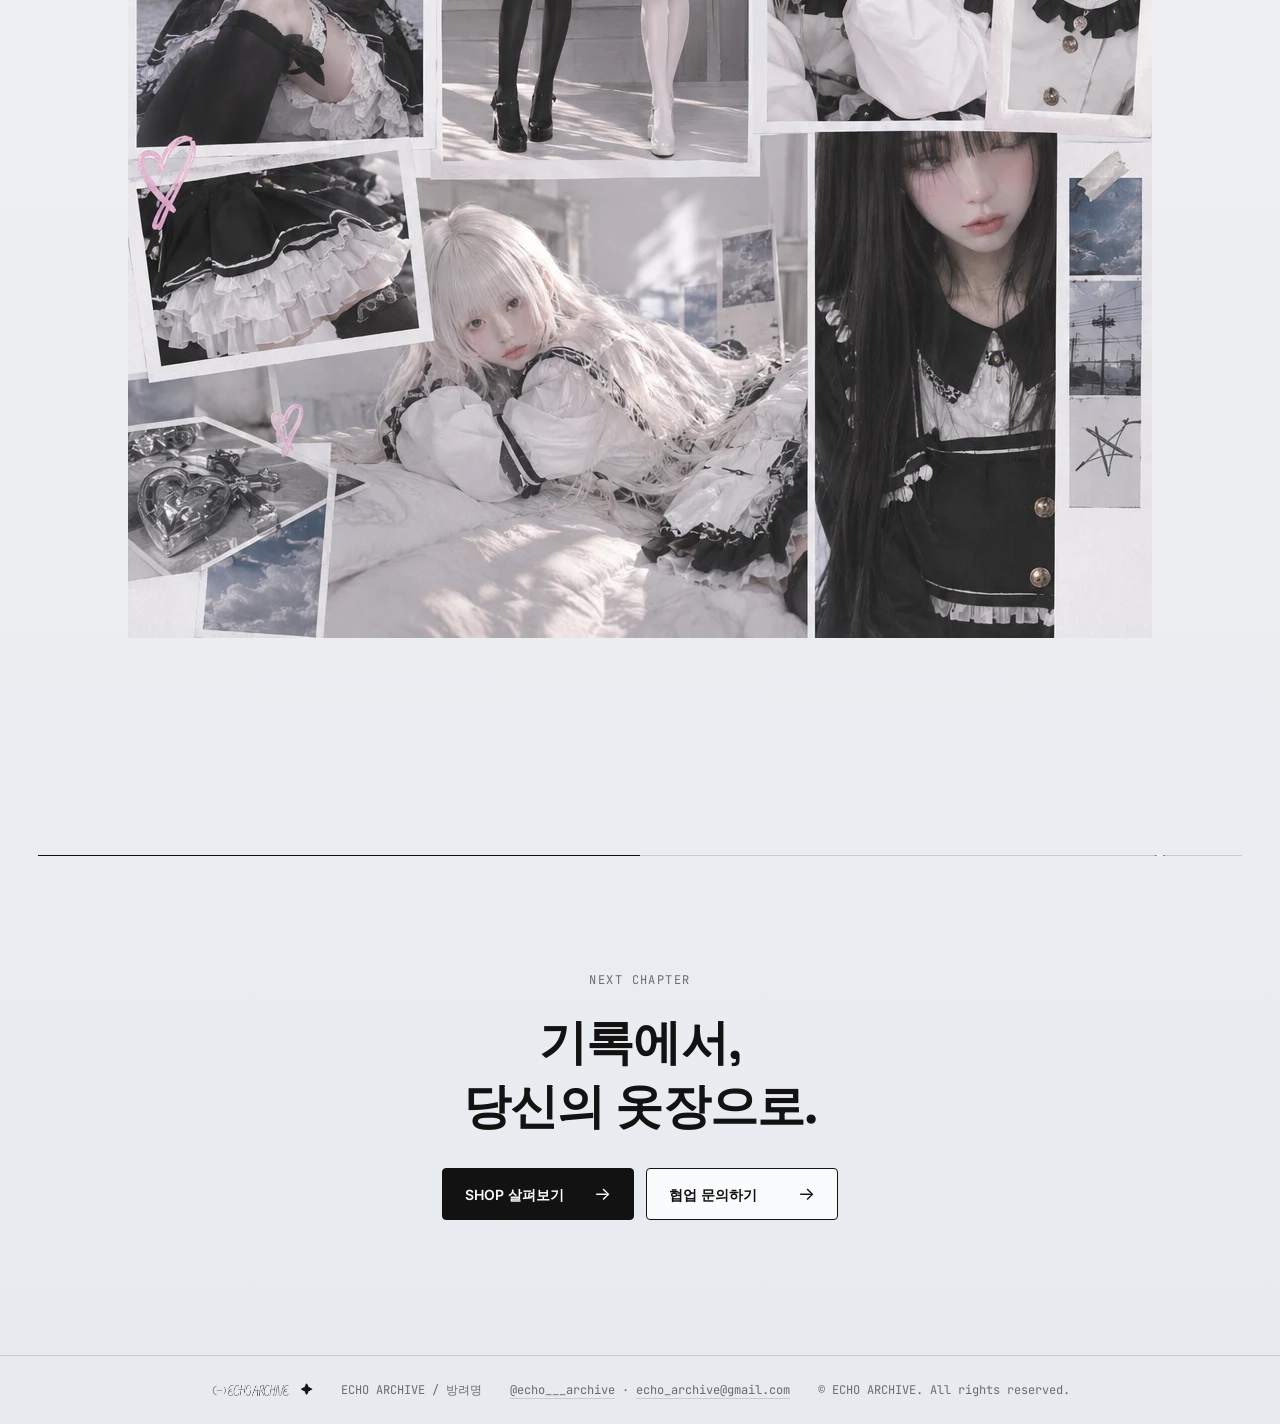
<file: portfolio.html>
<!DOCTYPE html>
<html lang="ko">
<head>
  <meta charset="UTF-8" />
  <meta name="viewport" content="width=device-width, initial-scale=1.0" />
  <title>ARCHIVE — ECHO ARCHIVE</title>
  <meta name="description" content="ECHO ARCHIVE의 아카이브를 소개합니다." />
  <meta property="og:title" content="ARCHIVE — ECHO ARCHIVE" />
  <meta property="og:description" content="ECHO ARCHIVE의 아카이브를 소개합니다." />
  <meta property="og:image" content="images/brand/echo-archive-logo.png" />
  <meta property="og:type" content="website" />
  <link rel="icon" href="images/brand/echo-archive-logo.png" />
  <link rel="preconnect" href="https://fonts.googleapis.com" />
  <link rel="preconnect" href="https://fonts.gstatic.com" crossorigin />
  <link rel="stylesheet" href="https://fonts.googleapis.com/css2?family=Inter:wght@400;500;600&family=JetBrains+Mono:wght@400;500&family=Space+Grotesk:wght@500;600;700&display=swap" />
  <link rel="stylesheet" href="style.css?v=20260917-buttons-1" />
  <link rel="stylesheet" href="rich-content.css?v=20260826-rich-editor-1" />
  <link rel="stylesheet" href="mobile.css?v=20260917-buttons-1" media="(max-width: 899px)" />
  <link rel="stylesheet" href="archive.css?v=20260918-outro-1" />
  <link rel="stylesheet" href="transition.css?v=20260917-tv-warp-2" />
  <script src="scripts/transition-entry.js?v=20260917-tv-warp-2"></script>
  <link rel="stylesheet" href="mobile-motion.css?v=20260918-mobile-1" />
</head>
<body class="portfolio-page">

  <a class="skip-link" href="#mainContent">본문으로 건너뛰기</a>

  <header class="nav">
    <div class="nav-inner">
      <a href="index.html" class="logo"><img src="images/brand/echo-archive-logo.png" alt="ECHO ARCHIVE 홈" /></a>
      <button class="nav-toggle" aria-label="메뉴 열기" aria-expanded="false" aria-controls="primaryNav">☰</button>
      <nav class="nav-menu" id="primaryNav" aria-label="주요 메뉴">
        <a href="about.html" data-ch="01">About</a>
        <a href="products.html" data-ch="02">Shop</a>
        <a href="portfolio.html" data-ch="04" class="active" aria-current="page">Archive</a>
        <a href="contact.html" data-ch="05">Contact</a>
      </nav>
    </div>
  </header>

  <main id="mainContent">

    <section class="page-head channel-head record-intro" aria-labelledby="archiveTitle">
      <div class="channel-head-top">
        <p class="channel-code">CH.04 <strong>SIG_RECORD</strong></p>
        <p class="channel-stamp">2026 F/W — YIN &amp; YANG</p>
      </div>
      <h1 id="archiveTitle"><span class="record-intro-motion record-intro-title">ARCHIVE<span class="record-title-star" aria-hidden="true">✦</span></span></h1>
      <div class="record-intro-bottom">
        <p class="record-intro-copy"><span class="record-intro-motion record-intro-line">서로 다른 모습이</span><span class="record-intro-motion record-intro-line">하나의 기록으로.</span></p>
        <a class="record-start" href="#archiveRecords">기록 살펴보기 <span aria-hidden="true">↓</span></a>
      </div>
      <p class="record-edition" aria-hidden="true">ECHO ARCHIVE / COLLECTION RECORDS</p>
    </section>

    <section id="archiveRecords" class="section record-reader" aria-label="컬렉션 아카이브">
      <!-- 브랜드 담당자가 관리자에서 작성한 한 개의 포트폴리오 문서가 여기에 표시됩니다.
           학생은 이 컨테이너와 portfolio.js를 유지하고 CSS로 UI만 디자인하세요. -->
      <article id="portfolioContent" class="portfolio-content" aria-live="polite">
        <p class="portfolio-status">포트폴리오를 불러오는 중입니다.</p>
      </article>
    </section>

    <div class="yy-rule" aria-hidden="true"><span class="yy-rule-node"></span></div>

    <section class="section archive-note record-outro">
      <p class="eyebrow" data-record-reveal data-outro-entry="label">NEXT CHAPTER</p>
      <h2 class="closing-title"><span class="record-outro-line" data-record-reveal data-outro-entry="left">기록에서,</span><span class="record-outro-line" data-record-reveal data-outro-entry="right">당신의 옷장으로.</span></h2>
      <p class="archive-note-links" data-record-reveal data-outro-entry="actions">
        <a href="products.html" class="btn btn-primary"><span>SHOP 살펴보기</span><span class="btn-arrow" aria-hidden="true">→</span></a>
        <a href="contact.html" class="btn btn-secondary"><span>협업 문의하기</span><span class="btn-arrow" aria-hidden="true">→</span></a>
      </p>
    </section>

  </main>

  <footer class="footer">
    <a href="index.html" class="logo"><img src="images/brand/echo-archive-logo.png" alt="ECHO ARCHIVE 홈" /></a>
    <p class="biz">ECHO ARCHIVE / 방려명</p>
    <p>
      <a href="https://instagram.com/echo___archive" target="_blank" rel="noopener noreferrer">@echo___archive</a>
      · <a href="mailto:echo_archive@gmail.com">echo_archive@gmail.com</a>
    </p>
    <p>© ECHO ARCHIVE. All rights reserved.</p>
  </footer>

  <script src="catalog.js?v=20260826-rich-editor-1"></script>
  <script src="portfolio.js"></script>
  <script src="script.js?v=20260916-mobile-1"></script>
  <script src="scripts/mobile.js?v=20260916-1"></script>
  <script src="scripts/archive-scroll.js?v=20260917-scroll-3"></script>
  <script src="scripts/mobile-motion.js?v=20260918-detail-1"></script>
</body>
</html>
</file>
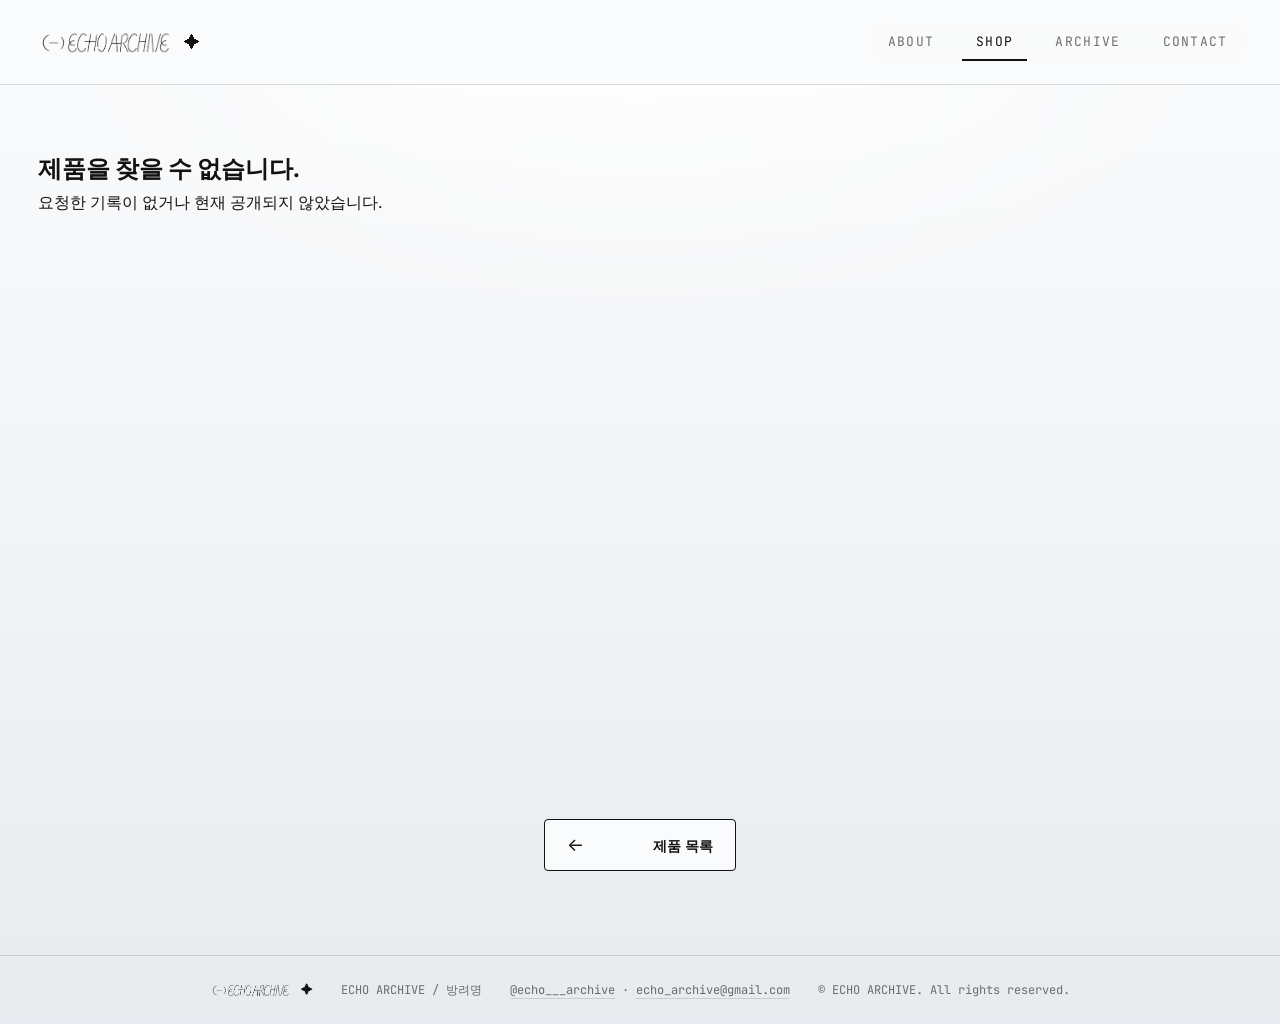
<file: product.html>
<!DOCTYPE html>
<html lang="ko">
<head>
  <meta charset="UTF-8" />
  <meta name="viewport" content="width=device-width, initial-scale=1.0" />
  <title>제품 상세 — ECHO ARCHIVE</title>
  <meta name="description" content="ECHO ARCHIVE 제품 상세 정보" />
  <meta property="og:title" content="제품 상세 — ECHO ARCHIVE" />
  <meta property="og:description" content="ECHO ARCHIVE 제품 상세 정보" />
  <meta property="og:image" content="images/brand/echo-archive-logo.png" />
  <meta property="og:type" content="website" />
  <link rel="icon" href="images/brand/echo-archive-logo.png" />
  <link rel="preconnect" href="https://fonts.googleapis.com" />
  <link rel="preconnect" href="https://fonts.gstatic.com" crossorigin />
  <link rel="stylesheet" href="https://fonts.googleapis.com/css2?family=Inter:wght@400;500;600&family=JetBrains+Mono:wght@400;500&family=Space+Grotesk:wght@500;600;700&display=swap" />
  <link rel="stylesheet" href="style.css?v=20260917-buttons-1" />
  <link rel="stylesheet" href="rich-content.css?v=20260826-rich-editor-1" />
  <link rel="stylesheet" href="mobile.css?v=20260917-buttons-1" media="(max-width: 899px)" />
  <link rel="stylesheet" href="mobile-motion.css?v=20260918-mobile-1" />
  <link rel="stylesheet" href="product-detail.css?v=20260918-detail-1" />
</head>
<body class="product-page">

  <a class="skip-link" href="#mainContent">본문으로 건너뛰기</a>

  <header class="nav">
    <div class="nav-inner">
      <a href="index.html" class="logo"><img src="images/brand/echo-archive-logo.png" alt="ECHO ARCHIVE 홈" /></a>
      <button class="nav-toggle" aria-label="메뉴 열기" aria-expanded="false" aria-controls="primaryNav">☰</button>
      <nav class="nav-menu" id="primaryNav" aria-label="주요 메뉴">
        <a href="about.html" data-ch="01">About</a>
        <a href="products.html" data-ch="02" class="active" aria-current="page">Shop</a>
        <a href="portfolio.html" data-ch="04">Archive</a>
        <a href="contact.html" data-ch="05">Contact</a>
      </nav>
    </div>
  </header>

  <!-- 브랜드 담당자가 만든 제품 정보와 상세 내용이 자동으로 채워집니다. -->
  <main id="mainContent">
    <section class="section"><p role="status" aria-live="polite">제품 정보를 불러오는 중…</p></section>
  </main>

  <!-- dialog API를 지원하지 않는 브라우저에서도 안내가 처음부터 노출되지 않게 hidden을 둡니다. -->
  <dialog id="purchaseDialog" class="purchase-dialog glass-corners" aria-labelledby="purchaseDialogTitle" hidden>
    <section class="purchase-dialog-card">
      <header class="purchase-dialog-header">
        <div>
          <p class="purchase-dialog-eyebrow">PURCHASE</p>
          <h2 id="purchaseDialogTitle">구매 안내</h2>
        </div>
        <form method="dialog">
          <button class="purchase-dialog-close" type="submit" aria-label="구매 안내 닫기">×</button>
        </form>
      </header>
      <p id="purchaseDialogProduct" class="purchase-dialog-product"></p>
      <div id="purchaseDialogContent" class="purchase-dialog-content"></div>
      <form class="purchase-dialog-actions" method="dialog">
        <button class="btn" type="submit">확인</button>
      </form>
    </section>
  </dialog>

  <section class="section product-back">
    <a href="products.html" class="btn btn-secondary" aria-label="제품 목록으로 돌아가기"><span class="btn-arrow" aria-hidden="true">←</span><span>제품 목록</span></a>
  </section>

  <footer class="footer">
    <a href="index.html" class="logo"><img src="images/brand/echo-archive-logo.png" alt="ECHO ARCHIVE 홈" /></a>
    <p class="biz">ECHO ARCHIVE / 방려명</p>
    <p>
      <a href="https://instagram.com/echo___archive" target="_blank" rel="noopener noreferrer">@echo___archive</a>
      · <a href="mailto:echo_archive@gmail.com">echo_archive@gmail.com</a>
    </p>
    <p>© ECHO ARCHIVE. All rights reserved.</p>
  </footer>

  <script src="script.js?v=20260916-mobile-1"></script>
  <script src="catalog.js?v=20260826-rich-editor-1"></script>
  <script src="scripts/mobile.js?v=20260916-1"></script>
  <script>
    const productId = new URLSearchParams(location.search).get("id");

    function imageMarkup(source, alt, className, eager) {
      const safeSource = ProductCatalog.safeImageUrl(source);
      if (!safeSource) return "";
      return '<img class="' + className + '" src="' + ProductCatalog.escapeHtml(safeSource) +
        '" alt="' + ProductCatalog.escapeHtml(alt || "") + '" loading="' + (eager ? "eager" : "lazy") +
        '" onerror="this.parentElement.classList.add(\'product-image-placeholder\');this.remove()" />';
    }

    function renderHeroGallery(product) {
      const esc = ProductCatalog.escapeHtml;
      const images = (Array.isArray(product.images) ? product.images : [])
        .map((source) => ProductCatalog.safeImageUrl(source))
        .filter(Boolean);

      if (!images.length) {
        return '<div class="product-hero-image product-image-placeholder"></div>';
      }

      const slides = images.map((source, index) =>
        '<figure class="product-hero-image" data-carousel-slide role="group" aria-roledescription="슬라이드" ' +
          'aria-label="' + (index + 1) + ' / ' + images.length + '" aria-hidden="' + (index === 0 ? "false" : "true") + '">' +
          imageMarkup(source, product.name + " 이미지 " + (index + 1), "", index === 0) +
        "</figure>"
      ).join("");

      const controls = images.length > 1
        ? '<button class="product-carousel-button previous" type="button" data-carousel-previous aria-label="이전 이미지">←</button>' +
          '<button class="product-carousel-button next" type="button" data-carousel-next aria-label="다음 이미지">→</button>' +
          '<div class="product-carousel-footer">' +
            '<p class="product-carousel-count" aria-live="polite"><strong data-carousel-current>1</strong> / ' + images.length + "</p>" +
            '<div class="product-carousel-dots" aria-label="대표 이미지 선택">' +
              images.map((_, index) =>
                '<button class="product-carousel-dot" type="button" data-carousel-index="' + index + '" ' +
                  'aria-label="' + (index + 1) + '번째 이미지 보기" aria-current="' + (index === 0 ? "true" : "false") + '"></button>'
              ).join("") +
            "</div>" +
          "</div>"
        : "";

      return '<div class="product-hero-carousel' + (images.length > 1 ? " has-multiple" : "") + '" ' +
        'data-product-carousel aria-roledescription="캐러셀" aria-label="' + esc(product.name) + ' 대표 이미지">' +
          '<div class="product-carousel-viewport"><div class="product-carousel-track">' + slides + "</div></div>" +
          controls +
        "</div>";
    }

    function setupProductCarousels() {
      document.querySelectorAll("[data-product-carousel]").forEach((carousel) => {
        const track = carousel.querySelector(".product-carousel-track");
        const viewport = carousel.querySelector(".product-carousel-viewport");
        const slides = Array.from(carousel.querySelectorAll("[data-carousel-slide]"));
        const dots = Array.from(carousel.querySelectorAll("[data-carousel-index]"));
        const currentLabel = carousel.querySelector("[data-carousel-current]");
        if (!track || !viewport || slides.length < 2) return;

        let current = 0;
        let touchStartX = 0;
        let touchStartY = 0;

        function showSlide(nextIndex) {
          current = (nextIndex + slides.length) % slides.length;
          track.style.transform = "translate3d(-" + (current * 100) + "%, 0, 0)";
          slides.forEach((slide, index) => slide.setAttribute("aria-hidden", String(index !== current)));
          dots.forEach((dot, index) => dot.setAttribute("aria-current", String(index === current)));
          if (currentLabel) currentLabel.textContent = String(current + 1);
        }

        const previousButton = carousel.querySelector("[data-carousel-previous]");
        const nextButton = carousel.querySelector("[data-carousel-next]");
        if (previousButton) previousButton.addEventListener("click", () => showSlide(current - 1));
        if (nextButton) nextButton.addEventListener("click", () => showSlide(current + 1));
        dots.forEach((dot) => dot.addEventListener("click", () => showSlide(Number(dot.dataset.carouselIndex))));

        carousel.addEventListener("keydown", (event) => {
          if (event.key === "ArrowLeft") showSlide(current - 1);
          else if (event.key === "ArrowRight") showSlide(current + 1);
          else if (event.key === "Home") showSlide(0);
          else if (event.key === "End") showSlide(slides.length - 1);
          else return;
          event.preventDefault();
        });

        viewport.addEventListener("touchstart", (event) => {
          const touch = event.changedTouches[0];
          touchStartX = touch.clientX;
          touchStartY = touch.clientY;
        }, { passive: true });

        viewport.addEventListener("touchend", (event) => {
          const touch = event.changedTouches[0];
          const distanceX = touch.clientX - touchStartX;
          const distanceY = touch.clientY - touchStartY;
          if (Math.abs(distanceX) < 45 || Math.abs(distanceX) <= Math.abs(distanceY)) return;
          showSlide(current + (distanceX < 0 ? 1 : -1));
        }, { passive: true });
      });
    }

    function setupPurchaseDialog(product) {
      const trigger = document.querySelector("[data-purchase-dialog]");
      const dialog = document.getElementById("purchaseDialog");
      if (!trigger || !dialog) return;

      const productLabel = document.getElementById("purchaseDialogProduct");
      const productContent = document.getElementById("purchaseDialogContent");
      if (productLabel) productLabel.textContent = product.name || "";
      if (productContent) productContent.textContent = String(product.buyNotice || "").trim();
      const supportsDialog = typeof dialog.showModal === "function" && typeof dialog.close === "function";
      const closeButtons = dialog.querySelectorAll('form[method="dialog"] button');

      // 오래된 브라우저는 기본 dialog 대신 같은 안내를 일반 영역으로 열고 닫습니다.
      function closeFallbackDialog() {
        dialog.removeAttribute("open");
        dialog.removeAttribute("aria-modal");
        dialog.hidden = true;
        trigger.focus();
      }

      trigger.addEventListener("click", () => {
        dialog.hidden = false;
        if (supportsDialog) dialog.showModal();
        else {
          dialog.setAttribute("open", "");
          dialog.setAttribute("role", "dialog");
          dialog.setAttribute("aria-modal", "true");
          closeButtons[0]?.focus();
        }
      });
      dialog.addEventListener("click", (event) => {
        if (event.target === dialog && supportsDialog) dialog.close();
      });
      if (!supportsDialog) {
        closeButtons.forEach((button) => button.addEventListener("click", (event) => {
          event.preventDefault();
          closeFallbackDialog();
        }));
        dialog.addEventListener("keydown", (event) => {
          if (event.key === "Escape") {
            event.preventDefault();
            closeFallbackDialog();
          }
        });
      }
    }

    function formatDisplayPrice(value) {
      const text = String(value || "").trim();
      if (!/^\d+$/.test(text)) return text;
      return Number(text).toLocaleString("ko-KR") + "원";
    }

    function renderSection(section, product, index) {
      if (!section || !section.type) return "";
      const esc = ProductCatalog.escapeHtml;
      const rich = ProductCatalog.sanitizeRichText;

      if (section.type === "rich_text") {
        const content = rich(section.body);
        // 편집기에 빈 문단만 남은 경우에도 운영 데이터는 그대로 두고 빈 화면만 접습니다.
        const parsed = document.createElement("template");
        parsed.innerHTML = content;
        const hasContent = parsed.content.textContent.replace(/\u200b/g, "").trim() ||
          parsed.content.querySelector("img, video, iframe, audio, table, hr");
        return hasContent ? '<section class="product-block product-rich-text">' + content + "</section>" : "";
      }

      if (section.type === "full_image") {
        const image = imageMarkup(section.image, section.alt || product.name, "", false);
        if (!image) return "";
        const caption = section.caption ? "<figcaption>" + esc(section.caption) + "</figcaption>" : "";
        return '<figure class="product-block product-full-image glass-panel glass-corners">' + image + caption + "</figure>";
      }

      if (section.type === "image_text") {
        const image = imageMarkup(section.image, section.heading || product.name, "", false);
        const heading = section.heading ? "<h2>" + esc(section.heading) + "</h2>" : "";
        const reverse = section.imagePosition === "right" ? " reverse" : "";
        return '<section class="product-block product-image-text' + reverse + '">' +
          '<div class="product-block-image glass-panel glass-corners">' + image + "</div>" +
          '<div class="product-block-copy">' + heading + rich(section.body) + "</div></section>";
      }

      if (section.type === "gallery") {
        const columns = ["1", "2", "3"].includes(String(section.columns)) ? String(section.columns) : "2";
        const images = (Array.isArray(section.images) ? section.images : [])
          .map((source, imageIndex) => '<figure class="glass-panel glass-corners">' + imageMarkup(source, product.name + " 상세 이미지 " + (imageIndex + 1), "", false) + "</figure>")
          .join("");
        return images ? '<section class="product-block product-gallery columns-' + columns + '">' + images + "</section>" : "";
      }

      if (section.type === "highlight") {
        const heading = section.heading ? "<h2>" + esc(section.heading) + "</h2>" : "";
        return '<aside class="product-block product-highlight glass-panel glass-corners">' + heading + rich(section.body) + "</aside>";
      }

      return "";
    }

    function renderRelatedCard(item, dir) {
      if (!item) return "";
      const esc = ProductCatalog.escapeHtml;
      const image = ProductCatalog.safeImageUrl(item.images && item.images[0]);
      const img = image ? '<img src="' + esc(image) + '" alt="' + esc(item.name) + '" loading="lazy" onerror="this.remove()" />' : "";
      return '<a class="related-card glass-panel glass-corners" href="product.html?id=' + encodeURIComponent(item.id) + '">' +
        '<div class="related-card-img">' + img + "</div>" +
        '<div class="related-card-body"><p class="k">' + esc(dir) + '</p><h3>' + esc(item.name) + "</h3></div>" +
      "</a>";
    }

    ProductCatalog.loadVisibleProducts()
      .then((products) => {
        const productIndex = products.findIndex((item) => item.id === productId);
        const product = products[productIndex];
        if (!product) throw new Error("제품을 찾을 수 없습니다.");

        document.title = product.name + " — 제품 상세";
        const descriptionMeta = document.querySelector('meta[name="description"]');
        if (descriptionMeta) descriptionMeta.content = product.summary || product.name;

        const esc = ProductCatalog.escapeHtml;
        const gallery = renderHeroGallery(product);

        const displayPrice = formatDisplayPrice(product.price);
        const price = displayPrice ? '<p class="product-price">' + esc(displayPrice) + "</p>" : "";
        const buyLink = ProductCatalog.safeExternalUrl(product.buyLink);
        const buyNotice = String(product.buyNotice || "").trim();
        const publicBuyNotice = buyNotice === "계좌 0000-000-0000 김*수" ? "" : buyNotice;
        const buyButton = buyLink
          ? '<a class="btn product-buy" href="' + esc(buyLink) + '" target="_blank" rel="noopener noreferrer">' +
            '<span>' + esc(product.buyLabel || "구매하기") + '</span><span class="btn-arrow" aria-hidden="true">↗</span></a>'
          : publicBuyNotice
            ? '<button class="btn product-buy" type="button" data-purchase-dialog aria-haspopup="dialog">' +
              '<span>' + esc(product.buyLabel || "구매하기") + '</span><span class="btn-arrow" aria-hidden="true">→</span></button>'
            : '<p class="product-sale-status" role="status">판매 준비 중 · 문의 채널을 이용해 주세요.</p>';

        const keywordLine = Array.isArray(product.keywords) && product.keywords.length
          ? '<p class="product-keywords">' + esc(product.keywords.join(" · ")) + "</p>"
          : "";

        let sections = Array.isArray(product.sections)
          ? product.sections.map((section, index) => renderSection(section, product, index)).join("")
          : "";

        // 예전 products.json의 description도 상세 내용으로 안전하게 표시합니다.
        if (!sections && product.description) {
          const paragraphs = String(product.description).split("\n\n")
            .map((text) => "<p>" + esc(text).replace(/\n/g, "<br />") + "</p>").join("");
          sections = '<section class="product-block product-rich-text">' + paragraphs + "</section>";
        }

        const episodeNumber = String(productIndex + 1).padStart(2, "0");
        const prev = products[(productIndex - 1 + products.length) % products.length];
        const next = products[(productIndex + 1) % products.length];
        const relatedSection = products.length > 1
          ? '<section class="section related-episodes">' +
              // 카드가 h3라서 h2가 없으면 h1 → h3로 건너뛴다. 시각적으로는 기존
              // eyebrow와 동일하게 보이도록 클래스를 그대로 쓴다.
              '<h2 class="eyebrow related-episodes-title">다음 신호</h2>' +
              '<div class="related-grid">' +
                renderRelatedCard(prev, "PREV EPISODE") +
                renderRelatedCard(next, "NEXT EPISODE") +
              "</div>" +
            "</section>"
          : "";

        document.getElementById("mainContent").innerHTML =
          '<section class="section product-hero">' +
            '<div class="product-hero-gallery glass-panel glass-corners">' + gallery + "</div>" +
            '<div class="product-info">' +
              '<p class="channel-code">CH.03 <strong>SIG_EPISODE</strong> · EP.' + episodeNumber + "</p>" +
              '<p class="k">' + esc(product.label || product.category || "") + "</p>" +
              "<h1>" + esc(product.name) + "</h1>" +
              '<p class="product-summary">' + esc(product.summary || "") + "</p>" +
              keywordLine +
              price +
              buyButton +
            "</div>" +
          "</section>" +
          (sections ? '<div class="product-story">' + sections + "</div>" : "") +
          (relatedSection ? '<div class="yy-rule" aria-hidden="true"><span class="yy-rule-node"></span></div>' + relatedSection : "");

        setupProductCarousels();
        setupPurchaseDialog(product);
        document.dispatchEvent(new Event("echo:product-rendered"));
        const relatedRule = document.querySelector(".yy-rule");
        if (relatedRule && "IntersectionObserver" in window) {
          new IntersectionObserver((entries, obs) => {
            entries.forEach((entry) => {
              if (entry.isIntersecting) { entry.target.classList.add("is-visible"); obs.unobserve(entry.target); }
            });
          }, { threshold: 0.4 }).observe(relatedRule);
        }
      })
      .catch(() => {
        document.getElementById("mainContent").innerHTML =
          '<section class="section"><h1>제품을 찾을 수 없습니다.</h1><p>요청한 기록이 없거나 현재 공개되지 않았습니다.</p></section>';
      });
  </script>
  <script src="scripts/product-motion.js?v=20260918-detail-1"></script>
  <script src="scripts/mobile-motion.js?v=20260918-detail-1"></script>
</body>
</html>
</file>
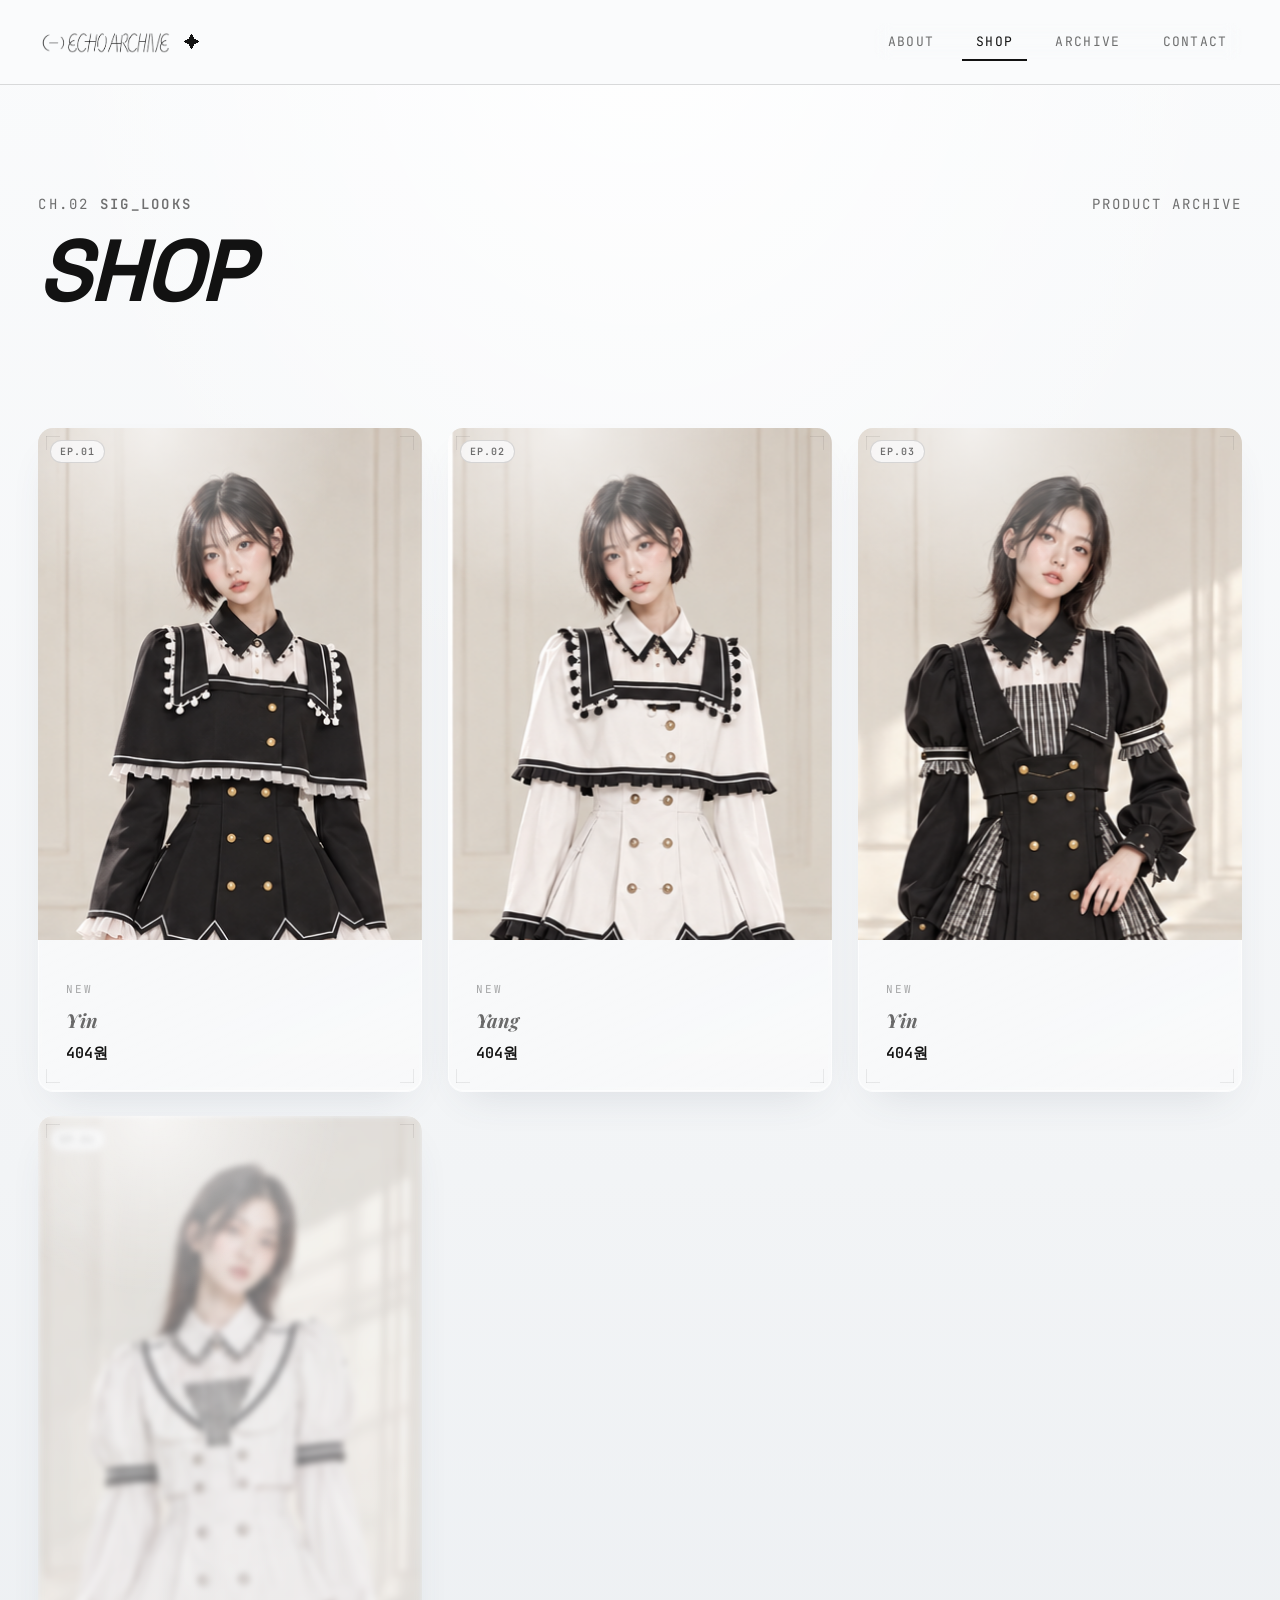
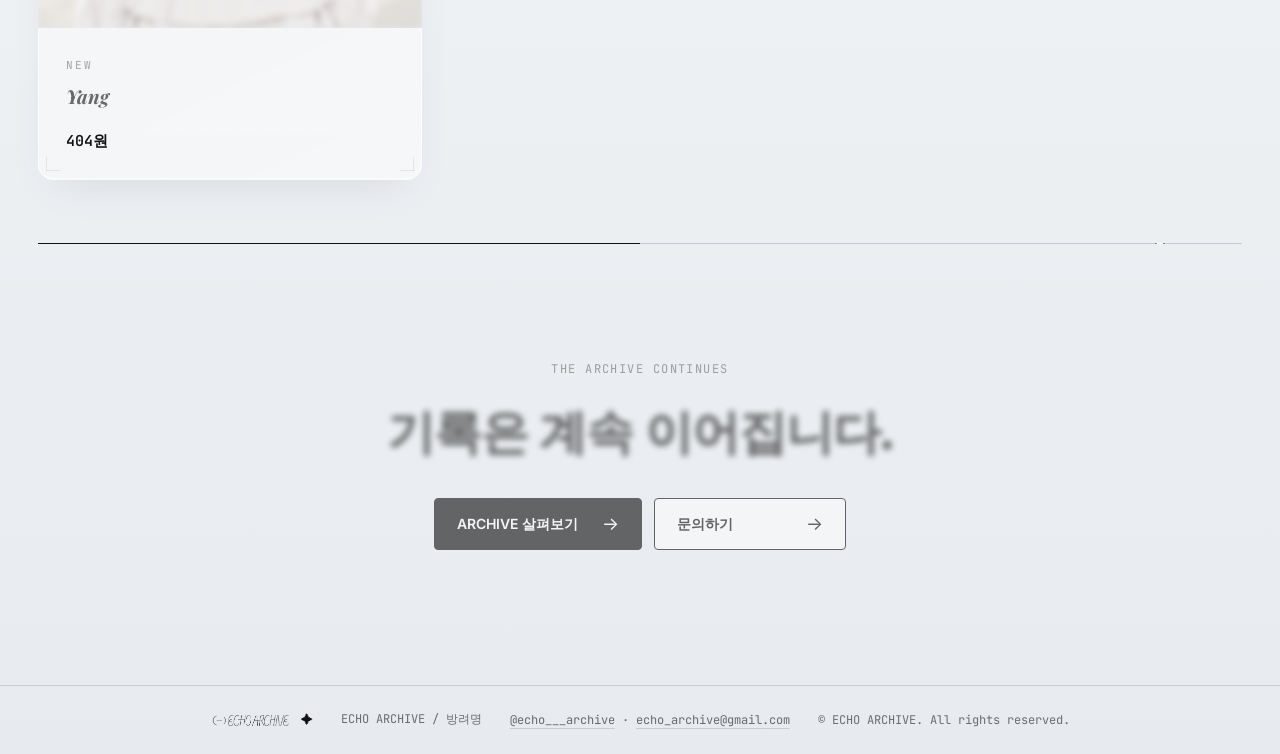
<file: products.html>
<!DOCTYPE html>
<html lang="ko">
<head>
  <meta charset="UTF-8" />
  <meta name="viewport" content="width=device-width, initial-scale=1.0" />
  <title>제품 — ECHO ARCHIVE</title>
  <meta name="description" content="ECHO ARCHIVE의 시즌 컬렉션을 소개합니다." />
  <meta property="og:title" content="제품 — ECHO ARCHIVE" />
  <meta property="og:description" content="ECHO ARCHIVE의 시즌 컬렉션을 소개합니다." />
  <meta property="og:image" content="images/brand/echo-archive-logo.png" />
  <meta property="og:type" content="website" />
  <link rel="icon" href="images/brand/echo-archive-logo.png" />
  <link rel="preconnect" href="https://fonts.googleapis.com" />
  <link rel="preconnect" href="https://fonts.gstatic.com" crossorigin />
  <link rel="stylesheet" href="https://fonts.googleapis.com/css2?family=Inter:wght@400;500;600&family=JetBrains+Mono:wght@400;500&family=Space+Grotesk:wght@500;600;700&family=Playfair+Display:ital@1&display=swap" />
  <link rel="stylesheet" href="style.css?v=20260917-buttons-1" />
  <link rel="stylesheet" href="scroll-pages.css?v=20260916-1" />
  <link rel="stylesheet" href="mobile.css?v=20260917-buttons-1" media="(max-width: 899px)" />
  <link rel="stylesheet" href="transition.css?v=20260917-tv-warp-2" />
  <script src="scripts/transition-entry.js?v=20260917-tv-warp-2"></script>
  <link rel="stylesheet" href="mobile-motion.css?v=20260918-mobile-1" />
</head>
<body class="products-page">

  <a class="skip-link" href="#mainContent">본문으로 건너뛰기</a>

  <header class="nav">
    <div class="nav-inner">
      <a href="index.html" class="logo"><img src="images/brand/echo-archive-logo.png" alt="ECHO ARCHIVE 홈" /></a>
      <button class="nav-toggle" aria-label="메뉴 열기" aria-expanded="false" aria-controls="primaryNav">☰</button>
      <nav class="nav-menu" id="primaryNav" aria-label="주요 메뉴">
        <a href="about.html" data-ch="01">About</a>
        <a href="products.html" data-ch="02" class="active" aria-current="page">Shop</a>
        <a href="portfolio.html" data-ch="04">Archive</a>
        <a href="contact.html" data-ch="05">Contact</a>
      </nav>
    </div>
  </header>

  <main id="mainContent">

    <section class="page-head channel-head">
      <div class="channel-head-top">
        <p class="channel-code" data-scroll="left">CH.02 <strong>SIG_LOOKS</strong></p>
        <p class="channel-stamp" data-scroll="right">PRODUCT ARCHIVE</p>
      </div>
      <h1 data-scroll="left">SHOP</h1>
    </section>

    <!-- ===== 제품 목록 =====
         ★ 제품은 여기 HTML이 아니라 products.json 파일에서 관리합니다.
         products.json에 제품을 추가하면 이 목록과 상세 페이지에 자동으로 나타납니다. -->
    <section class="section products-grid-section" aria-labelledby="productListTitle">
      <!-- 카드 제목이 h3라서 h2가 없으면 h1 → h3로 건너뛴다. 화면에는 이미 "SHOP"
           헤드가 있어 중복이므로 스크린리더에만 읽히도록 .sr-only로 둔다. -->
      <h2 id="productListTitle" class="sr-only">제품 목록</h2>
      <div class="grid" id="product-list" aria-live="polite" aria-busy="true">
        <!-- products.json 내용이 자동으로 채워집니다 -->
      </div>
      <noscript><p>제품 목록을 보려면 JavaScript를 켜 주세요. 제품 문의는 <a href="mailto:echo_archive@gmail.com">이메일</a>로 보내실 수 있습니다.</p></noscript>
    </section>

    <div class="yy-rule" aria-hidden="true"><span class="yy-rule-node"></span></div>

    <section class="section archive-note">
      <p class="eyebrow" data-scroll="left">THE ARCHIVE CONTINUES</p>
      <h2 class="closing-title" data-scroll="up">기록은 계속 이어집니다.</h2>
      <p class="archive-note-links" data-scroll="up">
        <a href="portfolio.html" class="btn btn-primary"><span>ARCHIVE 살펴보기</span><span class="btn-arrow" aria-hidden="true">→</span></a>
        <a href="contact.html" class="btn btn-secondary"><span>문의하기</span><span class="btn-arrow" aria-hidden="true">→</span></a>
      </p>
    </section>

  </main>

  <footer class="footer">
    <a href="index.html" class="logo"><img src="images/brand/echo-archive-logo.png" alt="ECHO ARCHIVE 홈" /></a>
    <p class="biz">ECHO ARCHIVE / 방려명</p>
    <p>
      <a href="https://instagram.com/echo___archive" target="_blank" rel="noopener noreferrer">@echo___archive</a>
      · <a href="mailto:echo_archive@gmail.com">echo_archive@gmail.com</a>
    </p>
    <p>© ECHO ARCHIVE. All rights reserved.</p>
  </footer>

  <script src="script.js?v=20260916-mobile-1"></script>
  <!-- 홈 TV의 YIN/YANG 링크를 같은 기준으로 해석합니다. 제품 운영 데이터는 건드리지 않습니다. -->
  <script src="scripts/home-logic.js"></script>
  <script src="scripts/capsule-data.js"></script>
  <script src="catalog.js?v=20260826-rich-editor-1"></script>
  <script src="scripts/scroll-pages.js?v=20260916-1"></script>
  <script>
    // 공개된 products.json 제품을 카드로 그립니다. 학생은 CSS로 자유롭게 디자인할 수 있습니다.
    const productListBox = document.getElementById("product-list");

    // 제품을 불러온 뒤 새 요소의 스크롤 초점을 연결합니다.
    function notifyProductsRendered() {
      productListBox.setAttribute("aria-busy", "false");
      document.dispatchEvent(new Event("echo:products-rendered"));
    }

    function formatPrice(value) {
      const text = String(value || "").trim();
      if (!text) return "";
      if (!/^\d+$/.test(text)) return text;
      return Number(text).toLocaleString("ko-KR") + "원";
    }

    // 빈 목록은 로딩 카드 대신 짧은 안내를 보여 푸터까지 바로 이동할 수 있게 합니다.
    function renderEmptyState() {
      productListBox.innerHTML = '<p class="portfolio-status" role="status">공개된 제품이 아직 없습니다. 새로운 기록을 준비하고 있습니다.</p>';
      notifyProductsRendered();
    }

    function renderProductCards(products) {
      productListBox.innerHTML = products
        .map((p, index) => {
          const image = ProductCatalog.safeImageUrl(p.images && p.images[0]);
          const img = image
            ? '<img src="' + ProductCatalog.escapeHtml(image) + '" alt="' + ProductCatalog.escapeHtml(p.name) + '" loading="lazy" onerror="this.style.display=\'none\'" />'
            : "";
          const displayPrice = formatPrice(p.price);
          const price = displayPrice ? '<p class="price">' + ProductCatalog.escapeHtml(displayPrice) + "</p>" : "";
          const category = String(p.category || "").trim();
          return (
            '<a class="card glass-panel glass-corners" data-category="' + ProductCatalog.escapeHtml(category.toLowerCase()) +
            '" href="product.html?id=' + encodeURIComponent(p.id) + '" aria-label="' + ProductCatalog.escapeHtml(p.name) + ' 자세히 보기">' +
            '<div class="card-img" data-scroll="image" data-scroll-side="' + (index % 2 ? 'right' : 'left') + '"><span class="card-ep" aria-hidden="true"></span>' + img + "</div>" +
            '<div class="card-body">' +
            '<p class="k" data-scroll="detail">' + ProductCatalog.escapeHtml(p.label || p.category || "") + "</p>" +
            '<h3 data-scroll="detail">' + ProductCatalog.escapeHtml(p.name) + "</h3>" +
            '<p data-scroll="detail">' + ProductCatalog.escapeHtml(p.summary || "") + "</p>" + price +
            "</div>" +
            "</a>"
          );
        })
        .join("");
      notifyProductsRendered();
    }

    ProductCatalog.loadVisibleProducts()
      .then((products) => {
        if (!products.length) {
          renderEmptyState();
          return;
        }
        const logic = window.EchoHomeLogic;
        const requestedPolarity = logic && logic.resolvePolarityQuery(new URLSearchParams(window.location.search).get("polarity"));
        const capsuleEntries = window.EchoCapsuleData || [];
        const visibleProducts = requestedPolarity && logic
          ? logic.filterProductsByPolarity(products, requestedPolarity, capsuleEntries)
          : products;

        renderProductCards(visibleProducts);
      })
      .catch(() => {
        productListBox.innerHTML =
          '<div class="catalog-feedback"><p class="portfolio-status" role="status">제품을 불러오지 못했습니다. 잠시 후 다시 시도해 주세요.</p>' +
          '<button class="btn ghost" type="button" data-retry-products>다시 불러오기</button></div>';
        productListBox.querySelector("[data-retry-products]").addEventListener("click", () => location.reload());
        notifyProductsRendered();
      });
  </script>
  <script src="scripts/mobile-motion.js?v=20260918-detail-1"></script>
</body>
</html>
</file>
<file: style.css>
/* 구글 폰트는 CSS @import 대신 각 HTML <head>의 <link rel="preconnect"/"stylesheet">로 로드한다 —
   @import는 렌더 블로킹이고 브라우저 프리로드 스캐너가 못 찾는다. */

:root {
  /* 홈 렌더 이미지와 맞추는 배경·글꼴. 홈 전용 CSS도 이 토큰만 참조합니다. */
  --home-matte: #f7f7f7;
  --home-sky: #e4edf9;
  --warp-white: #ffffff;
  --warp-glow: rgba(195, 228, 255, .8);
  --home-screen-mid: #252d32;
  --home-screen-edge: #101619;
  --home-screen-light: rgba(230, 245, 255, .14);
  --font-archive: Georgia, "Times New Roman", serif;
  --studio: #050403;
  --studio-raised: #0d0c0b;
  --charcoal: #1a1917;
  --cream: #f3f0ea;
  --cream-deep: #e4ded0;
  --ink: #1a1917;
  --ink-soft: rgba(26, 25, 23, 0.62);
  --paper: #f3f0ea;
  --surface: #e9e4da;
  --signal: #e07a3c;
  --line-dark: rgba(237, 233, 224, 0.14);
  --line-light: rgba(26, 25, 23, 0.14);
  --bg: var(--studio);
  --font-display: "Space Grotesk", "Arial Black", sans-serif;
  --font-main: "Inter", "Apple SD Gothic Neo", "Noto Sans KR", sans-serif;
  --font-mono: "JetBrains Mono", Consolas, monospace;
  --font-fashion: "Playfair Display", "Noto Serif KR", serif;
  /* 공통 버튼과 마지막 문구: 모든 공개 페이지에서 이 기준을 사용합니다. */
  --font-button: var(--font-main);
  --font-closing: var(--font-display);
  --button-bg: var(--ice-0);
  --button-ink: var(--stage-ink);
  --button-hover: var(--ice-2);
  --button-primary-hover: var(--chrome-900);
  --button-radius: 4px;
  --button-height: 52px;
  --closing-size: clamp(1.65rem, 4vw, 3rem);
  --radius: 10px;
  --maxw: 1504px;
  --page-x: clamp(22px, 3vw, 48px);

  /* 크롬 Y2K 무대 토큰 — 공개 페이지 전반에서 재사용 가능하도록 이름을 일반화했다 */
  --ice-0: #fafbfc;
  --ice-1: #f2f4f6;
  --ice-2: #e7ebef;
  --ice-3: #d8dee4;
  --stage-ink: #121212;
  --stage-ink-soft: rgba(18, 18, 18, 0.6);
  /* .58 미만으로 내리지 말 것 — 이 토큰을 쓰는 곳은 전부 실제 텍스트(채널 코드,
     eyebrow, .k, 푸터, 상태 문구)이고, .32에서는 명암비가 2.09:1로 WCAG AA(4.5:1)에
     한참 못 미쳐 6개 페이지 전부가 판독 곤란했다. .58이 약 4.6:1로 기준을 넘는 최소값. */
  --stage-ink-faint: rgba(18, 18, 18, 0.58);
  --stage-ink-line: rgba(18, 18, 18, 0.14);
  --chrome-white: #ffffff;
  --chrome-100: #eef1f4;
  --chrome-300: #c7ccd3;
  --chrome-500: #999fa7;
  --chrome-700: #676c72;
  --chrome-900: #333639;
  --screen-black: #0c0d10;
  --glow-cool: rgba(176, 206, 255, 0.65);
  --glow-cool-soft: rgba(176, 206, 255, 0.28);

  /* 공개 페이지(홈 제외) 공용 — 유리/아크릴 패널 재질 토큰 */
  --glass-tint: rgba(255, 255, 255, 0.5);
  --glass-edge: rgba(255, 255, 255, 0.9);
  --glass-shadow: rgba(70, 82, 100, 0.16);
  --focus-ring: #2b6fe0;

  /* 아날로그 TV 베젤을 연상시키는 금색 프레임 (제품 사진 전용 포인트) */
  --gold-light: #f4e2b8;
  --gold-mid: #c9a15a;
}

* { box-sizing: border-box; margin: 0; padding: 0; }
html { scroll-behavior: smooth; -webkit-text-size-adjust: 100%; }
body {
  min-width: 320px;
  min-height: 100vh;
  background:
    radial-gradient(ellipse 78% 50% at 50% 0%, rgba(255,255,255,.9), transparent 62%),
    linear-gradient(180deg, var(--ice-0) 0%, var(--ice-1) 50%, var(--ice-2) 100%);
  color: var(--stage-ink);
  font-family: var(--font-main);
  line-height: 1.65;
}
img { display: block; max-width: 100%; }
a { color: inherit; }
button, input, textarea, select { font: inherit; }
.sr-only { position: absolute !important; width: 1px !important; height: 1px !important; padding: 0 !important; margin: -1px !important; overflow: hidden !important; clip: rect(0,0,0,0) !important; white-space: nowrap !important; border: 0 !important; }

.skip-link { position: fixed; top: -100px; left: 16px; z-index: 200; padding: 11px 16px; border-radius: 6px; background: var(--stage-ink); color: var(--ice-0); font-weight: 700; }
.skip-link:focus { top: 16px; }
a:focus-visible, button:focus-visible { outline: 3px solid var(--focus-ring); outline-offset: 4px; }

/* ── 유리 패널 컴포넌트 (공개 페이지 공용) ──
   TV 화면 유리와 같은 원리: 다층 그라데이션 + inset 하이라이트 + 모서리 브래킷. */
.glass-panel {
  position: relative;
  z-index: 0;
  border-radius: clamp(10px, 1.2vw, 18px);
  background:
    linear-gradient(155deg, rgba(255,255,255,.85) 0%, rgba(255,255,255,.32) 40%, rgba(255,255,255,.5) 100%);
  box-shadow:
    inset 0 1px 0 rgba(255,255,255,.95),
    inset 0 0 0 1px rgba(255,255,255,.6),
    0 1px 0 rgba(255,255,255,.8),
    0 18px 40px -18px var(--glass-shadow);
  backdrop-filter: blur(2px);
}
.glass-panel::before {
  position: absolute;
  inset: 0;
  z-index: -1;
  border-radius: inherit;
  background: radial-gradient(ellipse 60% 40% at 15% 0%, rgba(255,255,255,.8), transparent 70%);
  content: "";
  pointer-events: none;
}
.glass-corners::after {
  position: absolute;
  inset: 8px;
  z-index: 1;
  background-image:
    linear-gradient(var(--stage-ink-line), var(--stage-ink-line)), linear-gradient(var(--stage-ink-line), var(--stage-ink-line)),
    linear-gradient(var(--stage-ink-line), var(--stage-ink-line)), linear-gradient(var(--stage-ink-line), var(--stage-ink-line)),
    linear-gradient(var(--stage-ink-line), var(--stage-ink-line)), linear-gradient(var(--stage-ink-line), var(--stage-ink-line)),
    linear-gradient(var(--stage-ink-line), var(--stage-ink-line)), linear-gradient(var(--stage-ink-line), var(--stage-ink-line));
  background-repeat: no-repeat;
  background-size: 14px 1px, 1px 14px;
  background-position:
    top left, top left,
    top right, top right,
    bottom left, bottom left,
    bottom right, bottom right;
  content: "";
  opacity: .55;
  pointer-events: none;
}

/* 아날로그 TV 베젤 느낌의 금색 프레임 — 제품 사진에만 얇게 둘러
   홈 TV를 눌러 들어온 흐름을 사진에서도 느끼게 한다.
   background/box-shadow를 건드리지 않아 .glass-panel과 함께 써도 안전하다. */
.tv-frame {
  border: 3px solid var(--gold-mid);
  outline: 1px solid var(--gold-light);
  outline-offset: -6px;
  filter: drop-shadow(0 4px 10px rgba(140, 106, 40, .28));
}

/* 공통 헤더 — 채널 목록처럼 각 링크 앞에 CH.0X 신호 코드가 붙는다(data-ch 속성).
   현재 페이지에는 홈 TV의 전원등과 같은 부품을 재사용해 점등시킨다(::after). */
.nav { position: relative; z-index: 40; background: transparent; border-bottom: 1px solid var(--stage-ink-line); }
.nav-inner { width: min(100%, var(--maxw)); min-height: 84px; margin: 0 auto; padding: 20px var(--page-x); display: flex; align-items: center; justify-content: space-between; gap: 28px; }
.nav-inner .logo { flex-shrink: 0; }
.logo { display: inline-flex; align-items: center; gap: 8px; text-decoration: none; }
.logo img { width: auto; height: clamp(24px, 2.6vw, 34px); }
.logo::after { color: var(--stage-ink); content: "✦"; font-size: 16px; }
/* 포트폴리오 페이지는 로고를 160% 키운 전용 스케일을 쓴다(요청 범위: 이 페이지 한정) */
.portfolio-page .logo img { height: clamp(38px, 4.16vw, 54px); }
.nav-toggle { width: 44px; height: 44px; border: 1px solid var(--stage-ink-line); border-radius: 8px; background: rgba(255,255,255,.6); color: var(--stage-ink); cursor: pointer; }
.nav-menu { position: absolute; top: 74px; left: var(--page-x); right: var(--page-x); display: none; flex-direction: column; overflow: hidden; border: 1px solid var(--stage-ink-line); border-radius: 10px; background: rgba(250,251,252,.98); box-shadow: 0 18px 48px rgba(70,82,100,.18); backdrop-filter: blur(8px); }
.nav-menu.open { display: flex; }
.nav-menu a { position: relative; display: flex; align-items: center; gap: 8px; padding: 14px 18px; border-radius: 999px; border-bottom: 1px solid var(--stage-ink-line); color: var(--stage-ink-soft); font-family: var(--font-mono); font-size: clamp(13px, 4vw, 20px); letter-spacing: .1em; text-decoration: none; text-transform: uppercase; white-space: nowrap; transition: background .18s ease; }
.nav-menu a:last-child { border-bottom: 0; }
.nav-menu a:hover, .nav-menu a.active { color: var(--stage-ink); }
.nav-menu a.active { background: rgba(0,0,0,.05); }

/* 공통 페이지 */
main { min-height: calc(100vh - 166px); }

/* ── 채널 헤드(SIGNAL SHEET 공통 부품 ①) ──
   서브페이지 5개가 전부 같은 해부구조로 열린다: 좌상단 신호 코드 → 대형 타이틀 → 시즌 스탬프.
   어느 채널로 이동해도 "같은 방송국의 다른 채널"로 읽히게 하는 장치. */
.page-head { width: min(100%, var(--maxw)); margin: 0 auto; padding: clamp(40px,7vw,94px) var(--page-x) clamp(28px,4vw,58px); }
.channel-head-top { display: flex; flex-wrap: wrap; align-items: baseline; justify-content: space-between; gap: 8px 20px; margin-bottom: 14px; }
.channel-code { color: var(--stage-ink-faint); font-family: var(--font-mono); font-size: 10px; letter-spacing: .16em; text-transform: uppercase; }
.channel-code strong { color: var(--stage-ink-soft); font-weight: 600; }
.channel-stamp { color: var(--stage-ink-faint); font-family: var(--font-mono); font-size: 10px; letter-spacing: .14em; text-transform: uppercase; }
.page-head h1 { font: 800 clamp(40px,8vw,88px)/.94 var(--font-display); color: var(--stage-ink); font-style: italic; letter-spacing: -.03em; text-transform: uppercase; }
.page-head p { max-width: 620px; margin-top: 18px; color: var(--stage-ink-soft); font-size: 14px; }

/* ── 음양 룰(SIGNAL SHEET 공통 부품 ②) ──
   브랜드 심볼(대시 —)을 흑/백 반반 + 경계 노드로 변주한 섹션 구분선.
   스크롤에 들어오면 노드가 좌→우로 미끄러진다(script.js가 .is-visible 토글). */
.yy-rule {
  position: relative;
  container-type: inline-size;
  width: min(100%, var(--maxw));
  height: 1px;
  margin: 0 auto;
  padding: 0 var(--page-x);
  overflow: hidden;
}
.yy-rule::before {
  position: absolute;
  top: 0; right: var(--page-x); left: var(--page-x);
  height: 1px;
  background: linear-gradient(90deg, var(--stage-ink) 0%, var(--stage-ink) 50%, var(--chrome-300) 50%, var(--chrome-300) 100%);
  content: "";
}
.yy-rule-node {
  position: absolute;
  top: 0; left: var(--page-x);
  width: 9px; height: 9px;
  margin-top: -4px;
  border: 1px solid var(--stage-ink);
  border-radius: 50%;
  background: var(--ice-0);
  transform: translateX(0);
  transition: transform 1.1s cubic-bezier(.16,.8,.2,1);
}
.yy-rule.is-visible .yy-rule-node { transform: translateX(calc(100cqw - var(--page-x) * 2 - 9px)); }

.section { width: min(100%, var(--maxw)); margin: 0 auto; padding: clamp(38px,5vw,72px) var(--page-x); }
.section .eyebrow, .k { color: var(--stage-ink-faint); font-family: var(--font-mono); font-size: 10px; letter-spacing: .15em; text-transform: uppercase; }
.section h2 { margin: 8px 0 24px; font: 800 clamp(28px,4vw,48px)/1.08 var(--font-display); color: var(--stage-ink); font-style: italic; letter-spacing: -.02em; }
.section h3 { font-family: var(--font-display); }
.lead { max-width: 800px; color: var(--stage-ink-soft); font-size: clamp(15px,1.5vw,18px); }
.lead + .lead { margin-top: 16px; }
.btn { display: inline-flex; min-height: var(--button-height); max-width: 100%; align-items: center; justify-content: center; gap: 24px; padding: 14px 22px; border: 1px solid var(--button-ink); border-radius: var(--button-radius); background: var(--button-bg); color: var(--button-ink); cursor: pointer; font: 600 14px/1.5 var(--font-button); letter-spacing: 0; text-align: center; text-decoration: none; text-transform: none; white-space: normal; overflow-wrap: anywhere; transition: background-color .18s ease, color .18s ease, border-color .18s ease; }
.btn:has(.btn-arrow) { justify-content: space-between; }
.btn > span:not(.btn-arrow) { min-width: 0; }
.btn .btn-arrow { flex-shrink: 0; font-size: 18px; font-weight: 400; line-height: 1; }
.btn-primary, .btn.product-buy { background: var(--button-ink); color: var(--button-bg); }
/* 보조 버튼·재시도 버튼도 같은 모양을 사용합니다. ghost는 기존 호출과 호환합니다. */
.btn-secondary, .btn.ghost { background: var(--button-bg); color: var(--button-ink); }
@media (hover: hover) {
  .btn:hover { background: var(--button-hover); }
  .btn-primary:hover, .btn.product-buy:hover, .purchase-dialog-actions .btn:hover { background: var(--button-primary-hover); }
}
.btn:active { opacity: .8; }
.btn:disabled { opacity: .45; cursor: not-allowed; }
.tags { display: flex; flex-wrap: wrap; gap: 8px; margin-top: 22px; }
.tags span { padding: 7px 10px; border: 1px solid var(--stage-ink-line); border-radius: 999px; color: var(--stage-ink-soft); font-family: var(--font-mono); font-size: 10px; }

/* ── 아카이브 카드(SIGNAL SHEET 공통 부품 ③) ──
   목록의 최소 단위. products.json 항목 수와 무관하게 CSS 카운터로 EP.01, EP.02…를
   자동 부여한다 — 제품이 늘거나 줄어도 번호를 손으로 맞출 필요가 없다. */
.grid { display: grid; grid-template-columns: 1fr; gap: clamp(16px,2vw,28px); counter-reset: archive-ep; align-items: stretch; }
/* grid-template-rows: auto 1fr — 사진 칸은 제 비율대로, 본문 칸이 남는 높이를 흡수해
   가격 유무로 내용 길이가 달라도 한 줄의 카드들이 같은 키로 맞는다. */
.card { position: relative; z-index: 1; display: grid; grid-template-columns: 1fr; grid-template-rows: auto 1fr; min-width: 0; overflow: hidden; color: var(--stage-ink); text-decoration: none; counter-increment: archive-ep; transition: transform .22s ease, box-shadow .22s ease; }
/* [hidden]과 .card가 둘 다 display를 지정하면 명시도가 같아 소스 순서(나중에 로드되는
   이 스타일시트)가 이겨서 카드가 숨겨지지 않는다 — 필터 클릭이 "먹통"으로 보이는 원인이라
   .card[hidden]을 더 높은 명시도로 명시해 둔다. */
.card[hidden] { display: none; }
/* 룩북 카드의 사진 칸 — aspect-ratio로 로드 전에 높이를 확정해(CLS 방지) 카드 키를 맞추고,
   제품 사진의 원본 비율이 제각각이어도 cover로 칸을 꽉 채운다. */
.card-img { position: relative; z-index: 1; overflow: hidden; aspect-ratio: 3 / 4; background: linear-gradient(155deg, var(--ice-1), var(--ice-2)); }
.card-img::after { position: absolute; inset: 0; z-index: 1; background: radial-gradient(ellipse 70% 50% at 30% 0%, rgba(255,255,255,.7), transparent 70%); content: ""; pointer-events: none; }
.card-img img { position: relative; z-index: 0; width: 100%; height: 100%; object-fit: cover; object-position: center top; transition: transform .3s ease; }
.card-ep {
  position: absolute;
  top: 12px; left: 12px;
  z-index: 2;
  padding: 4px 9px;
  border: 1px solid var(--stage-ink-line);
  border-radius: 999px;
  background: rgba(250,251,252,.82);
  color: var(--stage-ink-soft);
  font: 600 10px var(--font-mono);
  letter-spacing: .1em;
  backdrop-filter: blur(3px);
}
.card-ep::before { content: "EP." counter(archive-ep, decimal-leading-zero); }
/* 호버 시 이미지 위로 한 번 지나가는 스캔라인 — 홈 TV 화면의 노이즈 문법을 카드에도 이어붙인다 */
.card-img::before {
  position: absolute;
  inset: 0;
  z-index: 2;
  background: linear-gradient(100deg, transparent 42%, rgba(255,255,255,.55) 50%, transparent 58%);
  content: "";
  opacity: 0;
  pointer-events: none;
  transform: translateX(-120%);
}
.card:hover .card-img::before, .card:focus-visible .card-img::before {
  opacity: 1;
  transform: translateX(120%);
  transition: transform .62s ease, opacity .62s ease;
}
.card-body { position: relative; z-index: 1; display: flex; flex-direction: column; height: 100%; padding: clamp(18px,2.4vw,28px); }
/* 정보 위계: 카테고리(작게) → 제품명(주인공) → 설명 → 가격(또렷하게, 카드 하단 고정).
   설명의 flex:1이 남는 공간을 밀어내 가격이 항상 바닥에 붙는다 — DOM 순서를 그대로 둬
   스크린리더 낭독 순서와 시각 순서가 어긋나지 않는다. */
.card .k { margin-top: 0; font-size: 11px; letter-spacing: .18em; }
.card h3 { margin-top: 10px; font: 700 clamp(19px,1.5vw,24px)/1.3 var(--font-fashion); font-style: italic; }
.card > .card-body > p:not(.k):not(.price) { flex: 1; margin-top: 10px; color: var(--stage-ink-soft); font-size: 13.5px; line-height: 1.6; }
.card .price { margin-top: 12px; font: 600 15px var(--font-mono); color: var(--stage-ink); }
.card:hover { box-shadow: 0 18px 38px -22px var(--glass-shadow); transform: translateY(-2px); }
.card:hover .card-img img { transform: scale(1.03); }

/* 빈 상태 플레이스홀더 카드 — 실제 카드와 같은 뼈대에 스캔라인만 흐르게 한다 */
.card-placeholder { pointer-events: none; }
.card-placeholder .card-img { position: relative; overflow: hidden; }
.card-placeholder .card-img::before {
  position: absolute; inset: 0; z-index: 1;
  background: repeating-linear-gradient(100deg, transparent 0 22px, rgba(255,255,255,.5) 22px 26px);
  content: "";
  animation: placeholdersweep 2.4s linear infinite;
}
.card-placeholder h3 { color: var(--stage-ink-faint); }
@keyframes placeholdersweep { to { transform: translateX(60px); } }

/* 제품 카테고리 필터 — 카테고리가 2개 이상일 때만 표시(JS가 hidden 토글) */
.filter-rail { display: flex; flex-wrap: wrap; align-items: center; gap: 10px 14px; }
.filter-rail[hidden] { display: none; }
.filter-rail-label { color: var(--stage-ink-faint); font: 600 10px var(--font-mono); letter-spacing: .16em; }
.filter-chips { display: flex; flex-wrap: wrap; gap: 8px; }
.filter-chip { display: inline-flex; align-items: center; justify-content: center; min-height: 44px; padding: 8px 16px; border: 1px solid var(--stage-ink-line); border-radius: 999px; background: rgba(255,255,255,.55); color: var(--stage-ink-soft); cursor: pointer; font: 600 11px var(--font-mono); letter-spacing: .06em; text-transform: uppercase; transition: background .18s ease, color .18s ease; }
.filter-chip:hover { color: var(--stage-ink); }
.filter-chip[aria-pressed="true"] { background: var(--stage-ink); color: var(--ice-0); border-color: var(--stage-ink); }
.products-toolbar-section { padding-top: 0; padding-bottom: 0; }

.archive-note { text-align: center; padding-top: clamp(24px,3vw,40px); padding-bottom: clamp(24px,3vw,40px); }
.archive-note h2 { margin-left: auto; margin-right: auto; }
.archive-note-links { display: flex; flex-wrap: wrap; justify-content: center; gap: 12px; }
/* 스크롤 스크립트가 추가한 내부 상자에도 버튼 간격을 유지합니다. */
.archive-note-links > .scroll-content { display: flex; flex-wrap: wrap; justify-content: center; gap: inherit; width: 100%; }
.archive-note-links .btn { width: 100%; }
.about-cta .btn, .contact-return .btn, .product-back .btn { min-width: min(12rem, 100%); }
/* SHOP의 굵은 제목체를 페이지 마지막 문구의 공통 기준으로 사용합니다. */
body .section h2.closing-title {
  font: 800 var(--closing-size)/1.35 var(--font-closing);
  font-style: normal;
  letter-spacing: -.02em;
  word-break: keep-all;
  overflow-wrap: anywhere;
}
body .archive-note .eyebrow { font: 400 12px/1.6 var(--font-mono); letter-spacing: .12em; }
@media (min-width: 720px) {
  .archive-note-links .btn { width: auto; min-width: 12rem; }
}

@media (min-width: 1180px) {
  .grid { grid-template-columns: repeat(4, minmax(0,1fr)); }
  /* 첫 카드를 2×2로 키우는 비대칭 배치는 제품이 5개 이상일 때만 적용한다 —
     그보다 적으면 4열 그리드에 빈 칸이 생겨 오히려 허전해 보인다. */
  #product-list.grid:has(> .card:nth-child(5)) > .card:first-child {
    grid-column: span 2;
    grid-row: span 2;
  }
  #product-list.grid:has(> .card:nth-child(5)) > .card:first-child .card-img { min-height: 100%; }
  #product-list.grid > .card:last-child:nth-child(odd) { grid-column: auto; }
  #product-list.grid > .card:last-child:nth-child(odd) .card-img { max-width: none; aspect-ratio: auto; margin: 0; }
}

/* 홈 — 크롬 Y2K 스튜디오 */
.home-page { overflow-x: hidden; background: var(--ice-0); }
.home-stage {
  --stage-pad-y: clamp(10px, 2vh, 28px);
  position: relative;
  display: flex;
  min-height: 100svh;
  isolation: isolate;
  align-items: flex-start;
  justify-content: center;
  padding: var(--stage-pad-y) 0;
  background:
    radial-gradient(ellipse 78% 60% at 50% 8%, rgba(255,255,255,.9), transparent 62%),
    linear-gradient(180deg, var(--ice-0) 0%, var(--ice-1) 46%, var(--ice-2) 100%);
}
.home-stage::before {
  position: absolute;
  inset: 0;
  z-index: -2;
  background: radial-gradient(ellipse at 50% 28%, transparent 48%, rgba(110,124,142,.14) 82%, rgba(96,110,130,.22) 100%);
  content: "";
}

.home-frame {
  position: relative;
  container-type: inline-size;
  container-name: home-frame;
  /* 가로 폭뿐 아니라 남은 세로 높이도 최대 폭 후보로 넣는다 — 뷰포트가 짧으면
     (일반 데스크톱 100% 배율에서도) 992px 높이를 다 못 채워 바닥 반사·푸터가
     화면 아래로 잘리던 문제를 막기 위함. */
  width: min(100%, 1586px, calc((100svh - 2 * var(--stage-pad-y)) * 1586 / 992));
  /* 렌더 자산의 실제 캔버스 비율과 맞춰 위치 %가 어긋나지 않게 한다 */
  aspect-ratio: 1586 / 992;
  margin: 0 auto;
}

/* ── 헤더 ── */
.home-header {
  position: absolute;
  top: 4.6%;
  right: 4%;
  left: 3.6%;
  z-index: 30;
  display: flex;
  align-items: flex-start;
  justify-content: space-between;
  gap: 16px;
}
.home-brand { display: inline-flex; align-items: flex-start; gap: 6px; text-decoration: none; }
.home-brand-mark { height: clamp(37px, 5cqw, 60px); filter: none; }
.home-brand-star { margin-top: -.1em; color: var(--stage-ink); font-size: clamp(11px, 1.4cqw, 17px); line-height: 1; }
.home-nav { display: flex; align-items: center; gap: clamp(14px, 1.8cqw, 26px); }
.home-nav a {
  display: inline-flex;
  min-height: 44px;
  align-items: center;
  color: var(--stage-ink);
  font: 600 clamp(9px, .82cqw, 12px) var(--font-mono);
  letter-spacing: .14em;
  text-decoration: none;
  text-transform: uppercase;
}
.home-nav a:hover { text-decoration: underline; text-underline-offset: 4px; }

/* ── 유광 바닥 ──
   시안 렌더에서 분리한 바닥 반사 자산. 좌표는 1586×992 캔버스에서 실측한 값이다. */
.tv-floor {
  position: absolute;
  left: 13.871%;
  top: 82.46%;
  width: 74.086%;
  height: 17.54%;
  z-index: 1;
  background: url("images/decor/stage-floor.webp") 0 0 / 100% 100% no-repeat;
}

/* ── TV 조형물 배치 ──
   .tv-wall-stage는 캔버스 전체를 덮고, 각 TV는 렌더 자산에서 실측한
   1586×992 기준 %좌표로 절대배치한다(그리드 대신 — 정합 오차를 없애기 위함). */
.tv-wall-stage {
  position: absolute;
  inset: 0;
  z-index: 5;
}
.tv-wall {
  position: relative;
  width: 100%;
  height: 100%;
}
/* 레이어 순서(원본 시안 기준, 앞 → 뒤):
     3·5번(귀 달린 TV)  … 귀가 위쪽 1·2번 TV 앞으로 올라와야 하므로 최상단
     1번(안테나)        … 안테나가 2번 위로 걸쳐야 해서 2번보다 위
     2번
     4번                … 3·5번의 귀·날개·꼬리가 이 위를 지나가므로 최하단
   각 TV 안쪽 순서는 .tv::before(캐비닛=2)를 기준으로 나뉜다:
     날개·꼬리(1) < 캐비닛(2) < 귀·안테나(3) < 화면(4) < 노브·전원등(6) */
.tv[data-tv-index="1"] { left: 26.797%; top: 20.161%; width: 23.455%; height: 31.552%; z-index: 5; }
.tv[data-tv-index="2"] { left: 49.496%; top: 20.363%; width: 22.509%; height: 31.149%; z-index: 4; }
.tv[data-tv-index="3"] { left: 15.322%; top: 50.605%; width: 24.086%; height: 33.569%; z-index: 7; }
.tv[data-tv-index="4"] { left: 38.777%; top: 51.210%; width: 23.581%; height: 33.367%; z-index: 3; }
.tv[data-tv-index="5"] { left: 62.043%; top: 51.008%; width: 23.770%; height: 33.367%; z-index: 7; }

/* 공용 머티리얼 defs 컨테이너 — 그리지 않고 정의만 담는다 */
.tv-materials { position: absolute; width: 0; height: 0; overflow: hidden; }

/* ── TV 캐비닛 ──
   사진 대신 CSS 그라데이션만으로 크롬 캐비닛을 그린다(사진 누끼 문제 원천 차단).
   .tv 자체는 배경을 갖지 않고 ::before가 캐비닛 몸체를 그린다 — 그래야 날개·꼬리를
   캐비닛보다 낮은 z-index에 두어 "뒤에서 뻗어나오는" 원본 레이어링을 재현할 수 있다.
   (요소 자신의 background는 항상 모든 자식 아래에 깔려서 그 표현이 불가능하다.) */
.tv {
  position: absolute;
  display: block;
  min-width: 0;
  border: 0;
  border-radius: clamp(16px, 3.2cqw, 30px);
  background: transparent;
  color: var(--chrome-900);
  text-decoration: none;
  cursor: pointer;
  filter: drop-shadow(0 clamp(6px, 1.1cqw, 14px) clamp(10px, 1.8cqw, 24px) rgba(48,56,66,.3));
  transition: transform .26s ease, filter .26s ease;
}
/* 캐비닛 몸체. 크롬이 금속으로 읽히는 핵심은 중간의 급격한 어두움→흰색 전환이다. */
.tv::before {
  position: absolute;
  inset: 0;
  z-index: 2;
  /* 선화 — 장식이 전부 선화로 그려져 있어서 캐비닛에도 같은 선을 둘러야 화풍이 맞는다 */
  border: clamp(1.5px, .3cqw, 3px) solid #16191d;
  border-radius: inherit;
  background:
    linear-gradient(168deg,
      #ffffff 0%, #f4f7fa 12%, #dbe1e7 26%, #b3bcc5 38%,
      #7f8891 46%, #ffffff 53%, #e8edf1 64%, #b8c0c9 78%, #99a2ab 88%, #f0f4f7 100%);
  box-shadow:
    inset 0 2px 0 rgba(255,255,255,.95),
    inset 0 -9px 16px rgba(52,60,70,.3),
    inset 0 0 0 1px rgba(255,255,255,.55);
  content: "";
}
/* 윗면 스페큘러 스윕 + 아랫면 그림자 → 납작한 판이 아니라 부풀어오른 덩어리로 보이게 한다. */
.tv::after {
  position: absolute;
  inset: 0;
  z-index: 2;
  border-radius: inherit;
  background:
    radial-gradient(60% 26% at 32% 6%, rgba(255,255,255,.98), transparent 70%),
    radial-gradient(46% 18% at 76% 9%, rgba(255,255,255,.7), transparent 72%),
    radial-gradient(90% 30% at 50% 104%, rgba(60,70,82,.34), transparent 70%);
  content: "";
  pointer-events: none;
}
.tv:hover, .tv:focus-visible, .tv.is-focused {
  z-index: 12 !important;
  transform: translateY(clamp(-6px, -.8cqw, -3px)) scale(1.014);
  filter: drop-shadow(0 0 clamp(10px, 1.6cqw, 22px) var(--glow-cool-soft));
}
.tv:focus-visible { outline: 3px solid #2b6fe0; outline-offset: 3px; }

/* 베젤 하단의 노브·전원등 — 이제 실제 요소라서 눌림 상태에 따라 CSS로 반응시킬 수 있다. */
/* 베젤을 절반으로 줄였으므로 노브·전원등도 얇아진 아래 띠(높이 7.95%) 안에 맞춰
   같이 축소·재배치한다. 안 그러면 컨트롤이 화면을 침범한다. */
.tv-controls {
  position: absolute;
  left: 4.25%;
  right: 4.5%;
  bottom: 2.2%;
  z-index: 6;
  display: flex;
  align-items: center;
  justify-content: space-between;
  pointer-events: none;
}
.tv-led {
  width: clamp(3px, .55cqw, 6px);
  height: clamp(3px, .55cqw, 6px);
  border-radius: 50%;
  background: radial-gradient(circle at 35% 30%, #eaf4ff, #8fc4ff 45%, var(--focus-ring) 100%);
  box-shadow: 0 0 6px 2px var(--glow-cool-soft);
  transition: box-shadow .2s ease, background .2s ease;
}
[aria-pressed="true"] .tv-led {
  background: radial-gradient(circle at 35% 30%, #fff6e0, #ffd27a 45%, #e0972e 100%);
  box-shadow: 0 0 8px 3px rgba(255, 197, 92, .55);
}
.tv-knobs { display: flex; gap: clamp(3px, .6cqw, 6px); }
.tv-knob {
  width: clamp(6px, 1.1cqw, 11px);
  height: clamp(6px, 1.1cqw, 11px);
  border-radius: 50%;
  background:
    radial-gradient(circle at 30% 24%, #ffffff 0%, #eef2f5 18%, #b6bfc8 46%, #6f7883 74%, #d3dae0 100%);
  box-shadow:
    inset 0 -1.5px 2px rgba(255,255,255,.65),
    inset 0 1.5px 2px rgba(30,36,44,.45),
    0 2px 3px rgba(40,48,58,.42);
}

/* 화면 베젤(안쪽 홈)과 유리 — 전부 CSS 그라데이션. 화면 영역은 실제 HTML 요소라서
   hover/focus/aria-pressed에 따라 밝기·주사선을 자유롭게 반응시킬 수 있다. */
/* 화면을 감싸는 크롬 베젤 링. 바깥은 밝은 금속, 안쪽 경계는 어두운 홈이 되어
   화면이 캐비닛 안으로 '파여 들어간' 깊이가 생긴다. */
/* 베젤 두께 = 이 요소의 바깥 여백. 기존의 절반으로 줄여 화면을 키웠다
   (좌 8.5→4.25, 우 9.0→4.5, 상 13.9→6.95, 하 15.9→7.95). */
.tv-screen-wrap {
  position: absolute;
  left: 4.25%;
  top: 6.95%;
  width: 91.25%;
  height: 85.1%;
  z-index: 4;
  min-width: 0;
  min-height: 0;
  padding: clamp(1.5px, .45cqw, 5px);
  border: clamp(1.5px, .3cqw, 3px) solid #16191d;
  border-radius: 13% 13% 12% 12% / 11% 11% 12% 12%;
  background:
    linear-gradient(160deg, #ffffff 0%, #dfe5ea 20%, #9aa3ac 44%, #ffffff 52%, #c8d0d7 70%, #8f98a1 88%, #eef2f5 100%);
  box-shadow:
    inset 0 1px 0 rgba(255,255,255,.95),
    inset 0 -2px 4px rgba(60,68,78,.35),
    0 1px 0 rgba(255,255,255,.7),
    0 4px 10px -4px rgba(40,48,58,.45);
}
.tv-screen {
  position: relative;
  display: flex;
  width: 100%;
  height: 100%;
  min-height: 0;
  align-items: center;
  justify-content: center;
  overflow: hidden;
  border-radius: 9% 9% 8% 8% / 7% 7% 8% 8%;
  background:
    radial-gradient(130% 160% at 50% 105%, rgba(255,255,255,.06), transparent 55%),
    radial-gradient(120% 140% at 30% 15%, #232a31 0%, #12161b 55%, #05070a 100%);
  box-shadow:
    inset 0 0 0 1px rgba(0,0,0,.9),
    inset 0 5px 12px rgba(0,0,0,.85),
    inset 0 -4px 9px rgba(0,0,0,.6);
}
.tv-screen::before {
  position: absolute;
  inset: 0;
  z-index: 1;
  background: linear-gradient(122deg, rgba(255,255,255,.16) 0%, transparent 26%, transparent 74%, rgba(255,255,255,.05) 100%);
  content: "";
  pointer-events: none;
}
.tv-icon {
  position: relative;
  z-index: 2;
  width: 44%;
  height: 44%;
  color: #fdfeff;
  filter: drop-shadow(0 0 clamp(4px, .9cqw, 12px) var(--glow-cool)) drop-shadow(0 0 2px rgba(255,255,255,.9));
}
.tv-icon-bgm-off { display: none; }
[aria-pressed="true"] .tv-icon-bgm-on { display: block; }
[aria-pressed="true"] .tv-icon-bgm-off { display: none; }
[aria-pressed="false"] .tv-icon-bgm-on { display: none; }
[aria-pressed="false"] .tv-icon-bgm-off { display: block; }
.tv-screen::after {
  position: absolute;
  inset: -20px;
  z-index: 3;
  background: repeating-linear-gradient(112deg, rgba(255,255,255,.03) 0 6px, transparent 6px 16px);
  content: "";
  animation: staticshift 9s linear infinite;
  opacity: .035;
  pointer-events: none;
  transition: opacity .3s ease, filter .3s ease;
}
.tv[data-tv-index="2"] .tv-screen::after,
.tv[data-tv-index="4"] .tv-screen::after { animation-direction: reverse; animation-duration: 11s; }

/* ===== 채널 튜닝 인트로 (세션당 1회, scripts/home.js가 클래스 토글) ===== */
.tv.is-tuning .tv-screen::after {
  opacity: .8;
  filter: contrast(1.4) brightness(1.3);
  animation: tuningnoise .12s steps(3) infinite;
}
.tv.is-tuning .tv-icon { opacity: 0; }
@keyframes tuningnoise {
  0% { transform: translate(0,0); }
  33% { transform: translate(-6px,4px); }
  66% { transform: translate(5px,-5px); }
  100% { transform: translate(0,0); }
}

/* ── TV 캐릭터 장식 ──
   전부 렌더 자산에서 분리한 이미지이며, 좌표는 각자 속한 TV 박스(.tv) 기준
   1586×992 캔버스 실측값이다. z-index는 .tv 안에서 tv-shell(2) 기준으로
   앞/뒤를 나눈다 — 날개/꼬리는 캐비닛 뒤에서 뻗어나오고, 안테나·귀는 위에 얹힌다. */
.tv-decor { position: absolute; pointer-events: none; }
.tv-decor-img {
  display: block;
  width: 100%;
  height: 100%;
}

/* 1번 TV 안테나 — 원본 시안(1586×992)에서 직접 분리한 단일 소켓 자산.
   좌표는 그 자산의 실제 경계를 tv1 박스 기준으로 실측한 값이다. */
/* 소켓이 SVG 박스의 가로 중앙(viewBox 88/176)에 있으므로,
   박스를 TV 가운데에 맞추면(left = 50% − width/2) 소켓이 정확히 TV 정중앙에 온다. */
.tv-decor-antenna {
  left: 4.71%;
  top: -55.91%;
  width: 90.59%;
  height: 61.66%;
  z-index: 3;
}

.tv-decor-ears-dog {
  left: 1.31%;
  top: -13.81%;
  width: 96.86%;
  height: 25.83%;
  z-index: 3;
}
.tv-decor-ears-cat {
  left: 10.61%;
  top: -14.50%;
  width: 84.35%;
  height: 21.45%;
  z-index: 3;
}

.tv-decor-wing-back {
  left: -62.57%;
  top: 1.50%;
  width: 65.71%;
  height: 74.47%;
  z-index: 1;
}
.tv-decor-tail {
  left: 96.29%;
  top: 15.71%;
  width: 54.64%;
  height: 79.46%;
  z-index: 1;
}

@keyframes staticshift { to { transform: translate(-12px,8px); } }

/* BGM 음원 미확보 상태 — 아이콘을 옅게 죽여 "꺼짐"이 아니라 "아직 준비 중"임을 암시하고,
   클릭 시 짧게 흔들려 반응은 하되 상태는 안 바뀐다는 걸 알린다(QA: 무반응이 고장처럼 보임). */
.tv.is-bgm-unavailable .tv-icon { opacity: .38; }
.tv.is-bgm-shake { animation: bgmshake .32s ease; }
@keyframes bgmshake {
  0%, 100% { transform: translateX(0); }
  25% { transform: translateX(-3px); }
  75% { transform: translateX(3px); }
}

.home-footer {
  position: absolute;
  right: 3.6%;
  bottom: 3%;
  left: 3.6%;
  z-index: 6;
  display: flex;
  align-items: center;
  justify-content: space-between;
  gap: 12px;
  color: var(--stage-ink-faint);
  font: 600 clamp(14px, 1.4cqw, 20px) var(--font-mono);
  letter-spacing: .12em;
}
.home-footer-brand {
  display: inline-flex;
  align-items: center;
  gap: 10px;
  color: var(--stage-ink-soft);
  white-space: nowrap;
}
.home-footer-rule { display: inline-block; width: clamp(14px, 2cqw, 28px); height: 1px; background: var(--stage-ink-line); }
.home-footer-admin { display: inline-flex; min-height: 44px; align-items: center; color: var(--stage-ink-soft); text-decoration: underline; text-underline-offset: 3px; }

signal-transition { display: contents; }
.signal-transition { position: fixed; inset: 0; z-index: 120; display: block; overflow: hidden; background: #050403; pointer-events: none; }
.signal-transition[hidden] { display: none; }
.signal-transition::before {
  position: fixed;
  inset: 0;
  z-index: 1;
  background: radial-gradient(ellipse at center,rgba(5,4,3,.15) 0%,rgba(5,4,3,.82) 55%,#050403 100%);
  content: "";
  opacity: 0;
  transition: opacity .12s ease;
}
.signal-transition.is-active::before { opacity: 1; }
.signal-transition-clone {
  position: fixed;
  z-index: 3;
  transform-origin: center center;
  will-change: transform,filter;
  filter: drop-shadow(0 22px 30px rgba(0,0,0,.65));
}
.signal-transition-clone .tv {
  width: 100%;
  height: 100%;
  min-height: 0;
  margin: 0 !important;
  opacity: 1 !important;
  pointer-events: none;
  transition: filter .28s ease;
}
.signal-transition-clone .tv::after { opacity: .7; }
.signal-transition-clone.is-rushing { filter: brightness(1.12) saturate(1.08) drop-shadow(0 0 34px rgba(248,181,104,.4)); }
.signal-transition-clone.is-rushing .tv { filter: contrast(1.12) brightness(1.1); }
.signal-transition-clone.is-rushing .tv-screen { box-shadow: 0 0 0 3px rgba(255,238,204,.2),0 0 26px rgba(246,161,83,.46),inset 0 0 26px rgba(255,255,255,.11); }
.signal-transition-clone.is-rushing .tv-screen::after { animation-duration: .17s; opacity: .82; }
.signal-transition-tunnel {
  position: fixed;
  inset: 0;
  z-index: 2;
  background:
    repeating-radial-gradient(circle at center,rgba(255,239,213,.075) 0 1px,transparent 1px 38px),
    radial-gradient(circle at center,rgba(255,228,181,.1) 0 4%,rgba(246,164,83,.075) 12%,transparent 42%);
  opacity: 0;
  transform: scale(.52);
  transition: opacity .16s ease,transform .62s cubic-bezier(.18,.8,.2,1);
  mix-blend-mode: screen;
}
.signal-transition-tunnel.is-visible { opacity: .42; transform: scale(1.16); }
.signal-transition-flash { position: fixed; inset: 0; z-index: 4; background: #fff8e9; opacity: 0; }
.signal-transition-flash.is-flashing { opacity: 1; transition: opacity .1s steps(2); }
body.transition-active { overflow: hidden; }
body.transition-active .tv:not(.is-focused) { opacity: 0; filter: brightness(.2); }

/* 브랜드 소개 — 기본 상태는 항상 읽을 수 있고, JS 준비 후에만 흐림을 적용합니다. */
.about-page { overflow-x: hidden; --about-blur: 6px; --about-dim: .45; --about-fallback-blur: 6px; --about-fallback-dim: .45; }
.about-page #mainContent { overflow-x: clip; }
.about-page .about-channel-head { padding-bottom: 0; }
.about-page .about-intro { width: min(100%,var(--maxw)); margin: 0 auto; padding: 56px var(--page-x) 72px; }
.about-page .about-intro h1 { margin: 32px 0 40px; color: var(--stage-ink); font: 700 clamp(52px,12.4vw,160px)/.91 var(--font-display); letter-spacing: -.065em; }
.about-page .about-intro-line { display: block; }
.about-page .about-intro h1 .about-echoes { color: var(--chrome-700); font-style: italic; }
.about-page .about-intro-bottom { display: flex; flex-direction: column; align-items: flex-start; gap: 28px; }
.about-page .about-intro-bottom > p { color: var(--stage-ink-soft); font-size: clamp(14px,1.5vw,18px); line-height: 1.9; word-break: keep-all; }
.about-page .about-start { display: inline-flex; align-items: center; gap: 32px; min-height: 44px; color: var(--stage-ink); font: 10px var(--font-mono); letter-spacing: .12em; text-decoration: none; border-bottom: 1px solid var(--stage-ink-line); }
.about-page .about-start span { font-size: 20px; }
.about-page .about-scene { width: min(100%,var(--maxw)); margin: 0 auto; padding: 24px var(--page-x); opacity: 1; filter: none; scroll-margin-top: 64px; }
.about-page .about-scene-inner { display: grid; grid-template-columns: minmax(0,1fr); gap: 36px; opacity: 1; filter: none; }
.about-page .about-scene-visual { position: static; min-width: 0; width: 100%; margin: 0; align-self: start; }
.about-page .about-scene-visual > img { width: 100%; height: auto; }
.about-page .about-scene-visual figcaption { padding-top: 12px; color: var(--stage-ink-soft); font: 9px var(--font-mono); letter-spacing: .1em; }
.about-page .about-scene-copy { min-width: 0; align-self: center; color: var(--stage-ink-soft); font-size: 14px; line-height: 1.95; word-break: keep-all; overflow-wrap: break-word; }
.about-page .about-scene-index { margin-bottom: 24px; padding-bottom: 12px; border-bottom: 1px solid var(--stage-ink-line); color: var(--chrome-700); font: 11px var(--font-mono); letter-spacing: .12em; }
.about-page .eyebrow { color: var(--stage-ink); font: 500 11px var(--font-mono); letter-spacing: .14em; }
.about-page .about-scene-copy h2 { margin: 16px 0 28px; color: var(--stage-ink); font: 600 clamp(29px,3.2vw,48px)/1.3 var(--font-main); letter-spacing: -.065em; }
.about-page .about-scene-copy > p + p { margin-top: 16px; }
.about-page .about-scene-copy .about-scene-lead { color: var(--stage-ink); font-size: clamp(16px,1.4vw,20px); line-height: 1.75; letter-spacing: -.035em; }
.about-page .about-scene-meta { color: var(--chrome-700); font: 9px/1.9 var(--font-mono); letter-spacing: .07em; overflow-wrap: anywhere; }
.about-page .about-scene-copy .about-scene-meta { margin-top: 32px; }
/* 기록의 순서를 실제 목록으로 남겨 보조기기와 JS 없는 환경에서도 읽을 수 있습니다. */
.about-page .about-translation-steps, .about-page .craft-steps { display: grid; margin-top: 28px; list-style: none; }
.about-page .about-translation-steps { grid-template-columns: minmax(0,1fr); gap: 18px; }
.about-page .about-translation-steps li { padding-top: 12px; border-top: 1px solid var(--stage-ink-line); color: var(--stage-ink); font-size: 13px; }
.about-page .about-translation-steps li > span:not(.about-move), .about-page .about-step-number { display: block; margin-bottom: 4px; color: var(--chrome-700); font: 9px var(--font-mono); }
.about-page .craft-steps { gap: 12px; }
.about-page .craft-steps li { display: flex; align-items: baseline; gap: 18px; padding-bottom: 12px; border-bottom: 1px solid var(--stage-ink-line); font-size: 13px; }
.about-page .craft-steps li > span:not(.about-move), .about-page .craft-steps .about-step-number { color: var(--chrome-700); font: 10px var(--font-mono); }
.about-page .brand-story-grid { display: grid; }
.about-page .brand-symbol-placeholder { display: flex; min-height: 300px; aspect-ratio: 1; flex-direction: column; align-items: center; justify-content: center; gap: 36px; padding: 32px; }
.about-page .brand-symbol-placeholder > img { width: min(100%,280px); height: auto; }
.about-page .brand-symbol-placeholder .about-scene-meta { text-align: center; }
.about-page .craft-copy { position: relative; }
.about-page .about-scene-copy .about-cta { margin-top: 32px; }
/* 링크는 기본적으로 본문에 표시. 동작 준비 후 진행 위치에 고정합니다. */
.about-page .about-progress { width: fit-content; max-width: 100%; margin: 0 auto; padding: 12px; color: var(--stage-ink-soft); background: var(--ice-0); font: 10px var(--font-mono); }
.about-page .about-progress-count { display: none; color: var(--stage-ink); font-variant-numeric: tabular-nums; letter-spacing: .12em; }
.about-page .about-progress-links { display: flex; list-style: none; }
.about-page .about-progress a { position: relative; display: flex; align-items: center; justify-content: center; gap: 12px; min-width: 44px; min-height: 44px; text-decoration: none; }
.about-page .about-progress a::before { width: 4px; height: 4px; border-radius: 50%; background: currentColor; content: ''; }
.about-page .about-progress a[aria-current] { color: var(--stage-ink); }
.about-page .about-progress a[aria-current]::before { box-shadow: 0 0 0 3px var(--ice-0), 0 0 0 4px var(--chrome-500); }
.about-page .about-progress-label { display: none; }
.about-page.has-scene-progress .about-progress { position: fixed; inset: 0 0 auto; z-index: 30; width: 100%; margin: 0; padding: 14px var(--page-x); border-bottom: 1px solid var(--stage-ink-line); opacity: 0; pointer-events: none; }
.about-page.has-scene-progress.is-reading .about-progress, .about-page.has-scene-progress .about-progress:focus-within { opacity: 1; pointer-events: auto; }
.about-page.has-scene-progress .about-progress-count { display: block; text-align: right; }
/* 모바일에서는 번호만 보이되 Tab으로 접근하면 다섯 이동 링크를 펼칩니다. */
.about-page.has-scene-progress .about-progress-links { position: absolute; width: 1px; height: 1px; overflow: hidden; clip-path: inset(50%); }
.about-page.has-scene-progress .about-progress:focus-within .about-progress-links { position: static; width: auto; height: auto; overflow: visible; clip-path: none; justify-content: flex-end; }
/* 판정 wrapper / 이동 / 흐림을 분리해 움직임이 자신의 판정을 흔들지 않게 합니다. */
.about-page .about-move, .about-page .about-focus, .about-page .about-title-line { display: block; }
.about-page .about-image-anchor img { display: block; width: 100%; height: auto; }
.about-page .brand-symbol-placeholder .about-image-anchor { width: min(100%,280px); }
.about-page .craft-steps .about-focus { display: flex; align-items: baseline; gap: 18px; }
.about-page .about-focus-anchor { --move-x: 0px; --move-y: 12px; --move-time: 320ms; --move-delay: 0ms; }
.about-page .about-image-anchor { --move-x: -24px; --move-y: 0px; --move-time: 420ms; }
.about-page h2 { --title-x: 16px; --title-y: 0px; }
.about-page #scene-translate .about-image-anchor { --move-x: 24px; }
.about-page #scene-translate h2 { --title-x: -16px; }
.about-page #scene-everyday .about-image-anchor { --move-x: 0px; --move-y: 12px; --move-time: 320ms; }
.about-page #scene-everyday h2 { --title-x: 0px; --title-y: 12px; }
.about-page #scene-craft .about-image-anchor { --move-x: 0px; --move-y: 16px; --move-time: 320ms; }
.about-page .about-archive-card .about-image-anchor { --move-x: -20px; --move-time: 360ms; }
.about-page .about-intro-line { --move-x: -20px; --move-y: 0px; --move-time: 360ms; }
.about-page .about-intro-line:nth-child(2) { --move-x: 20px; --move-delay: 60ms; }
.about-page .about-intro-line:nth-child(3) { --move-x: 0px; --move-y: 12px; --move-delay: 120ms; }
.about-page.has-about-motion .about-focus { filter: blur(var(--about-fallback-blur)); opacity: var(--about-fallback-dim); transition: filter 280ms ease, opacity 280ms ease; }
.about-page.has-about-timeline .about-focus { filter: blur(var(--about-blur)); opacity: var(--about-dim); }
.about-page.has-about-motion .is-focused > .about-move > .about-focus,
.about-page.has-about-motion .about-focus-anchor:focus-within > .about-move > .about-focus { filter: blur(0); opacity: 1; transition-duration: 120ms; }
.about-page.has-about-motion .about-move { transform: translate(var(--move-x),var(--move-y)); transition: transform var(--move-time) cubic-bezier(.2,.7,.2,1) var(--move-delay); }
.about-page.has-about-motion .is-seen > .about-move { transform: none; }
.about-page.has-about-motion h2 > .about-move { transform: none; }
.about-page.has-about-motion .about-title-line { transform: translate(var(--title-x),var(--title-y)); transition: transform 360ms cubic-bezier(.2,.7,.2,1) calc(var(--line) * 60ms); }
.about-page.has-about-motion .is-seen .about-title-line { transform: none; }
.about-page.has-about-motion .is-direct-entry .about-move,
.about-page.has-about-motion .is-direct-entry .about-title-line { transition: none; }
.about-page .about-translation-steps li, .about-page .craft-steps li { position: relative; }
.about-page .about-translation-steps li::before, .about-page .craft-steps li::before { position: absolute; left: -10px; top: 0; bottom: 0; width: 1px; background: var(--stage-ink); content: ''; transform-origin: top; }
.about-page.has-about-motion .about-translation-steps li::before, .about-page.has-about-motion .craft-steps li::before { transform: scaleY(0); transition: transform 480ms ease; }
.about-page.has-about-motion .about-translation-steps li.is-seen::before, .about-page.has-about-motion .craft-steps li.is-seen::before { transform: scaleY(1); }
.about-page .about-archive-stage { display: block; }
.about-page .about-archive-proxy { display: none; position: absolute; left: 1px; width: 1px; pointer-events: none; visibility: hidden; }
.about-page .has-archive-scroll .about-archive-proxy { display: block; }
.about-page .about-archive-window { margin-top: 28px; }
.about-page .about-archive-track { display: grid; gap: 28px; }
.about-page .about-archive-card { margin: 0; min-width: 0; }
.about-page .about-archive-card > img { display: block; width: 100%; height: auto; }
.about-page .about-archive-card figcaption { padding: 12px 0 8px; color: var(--stage-ink-soft); font: 9px/1.6 var(--font-mono); letter-spacing: .08em; }
.about-page:not(.has-about-motion) .about-scene-visual { position: static; }
@media (min-width: 900px) {
  .about-page { --about-blur: 14px; --about-dim: .25; --about-fallback-blur: 10px; --about-fallback-dim: .3; }
  .about-page .about-intro { min-height: calc(100svh - 220px); padding-top: 56px; padding-right: calc(var(--page-x) + 100px); }
  .about-page .about-intro-bottom { flex-direction: row; align-items: flex-end; justify-content: space-between; }
  .about-page .about-scene { padding: 40px calc(var(--page-x) + 100px) 40px var(--page-x); scroll-margin-top: 24px; }
  .about-page .about-scene-inner, .about-page .brand-story-grid { grid-template-columns: minmax(0,1fr) minmax(0,1fr); gap: clamp(44px,6vw,100px); align-items: start; }
  .about-page .about-scene-visual { position: sticky; top: 72px; max-width: 50svh; justify-self: center; }
  .about-page .about-scene-copy { padding: 32px 0; font-size: 15px; }
  .about-page .about-translation-steps { grid-template-columns: repeat(4,minmax(0,1fr)); gap: 12px; }
  .about-page .brand-symbol-placeholder { min-height: 360px; }
  .about-page.has-scene-progress .about-progress { inset: 50% 12px auto auto; width: 76px; padding: 12px 4px; border: 1px solid var(--stage-ink-line); transform: translateY(-50%); opacity: 1; pointer-events: auto; }
  .about-page.has-scene-progress .about-progress-count { margin-bottom: 12px; text-align: center; font-size: 9px; }
  .about-page.has-scene-progress .about-progress-links, .about-page.has-scene-progress .about-progress:focus-within .about-progress-links { position: static; width: auto; height: auto; overflow: visible; clip-path: none; flex-direction: column; }
  .about-page .about-progress a { min-height: 48px; }
  .about-page .about-progress a:focus-visible .about-progress-label { position: absolute; right: calc(100% + 12px); display: block; padding: 12px; white-space: nowrap; background: var(--ice-0); border: 1px solid var(--stage-ink-line); }
  .about-page .about-focus-anchor { --move-y: 16px; }
  .about-page .about-image-anchor { --move-x: -120px; --move-y: 0px; --move-time: 600ms; }
  .about-page h2 { --title-x: 56px; }
  .about-page #scene-translate .about-scene-visual { grid-column: 2; grid-row: 1; }
  .about-page #scene-translate .about-scene-copy { grid-column: 1; grid-row: 1; }
  .about-page #scene-translate .about-image-anchor { --move-x: 100px; }
  .about-page #scene-translate h2 { --title-x: -48px; }
  .about-page #scene-everyday .about-scene-visual { position: static; }
  .about-page #scene-everyday .about-image-anchor { --move-y: 20px; }
  .about-page #scene-everyday h2 { --title-y: 20px; }
  .about-page #scene-craft .about-image-anchor { --move-x: -48px; --move-y: 0px; --move-time: 480ms; }
  .about-page #scene-craft h2 { --title-x: 40px; }
  .about-page .about-intro-line { --move-x: -64px; --move-y: 0px; --move-time: 520ms; }
  .about-page .about-intro-line:nth-child(2) { --move-x: 64px; --move-delay: 90ms; }
  .about-page .about-intro-line:nth-child(3) { --move-x: 0px; --move-y: 24px; --move-delay: 180ms; }
  .about-page.has-about-motion .about-focus { transition-duration: 320ms; }
  .about-page.has-about-motion .is-focused > .about-move > .about-focus { transition-duration: 160ms; }
  .about-page.has-about-motion .about-title-line { transition-duration: 520ms; transition-delay: calc(100ms + var(--line) * 90ms); }
  .about-page .about-translation-steps li::before { left: 0; top: 0; bottom: auto; width: 100%; height: 1px; transform-origin: left; }
  .about-page.has-about-motion .about-translation-steps li::before { transform: scaleX(0); }
  .about-page.has-about-motion .about-translation-steps li.is-seen::before { transform: scaleX(1); transition-delay: calc(var(--step,0) * 90ms); }
  .about-page .about-translation-steps li:nth-child(2) { --step: 1; }
  .about-page .about-translation-steps li:nth-child(3) { --step: 2; }
  .about-page .about-translation-steps li:nth-child(4) { --step: 3; }
  .about-page .about-archive-track { grid-template-columns: repeat(2,minmax(0,1fr)); }
  .about-page .has-archive-scroll { view-timeline-name: --archive; view-timeline-axis: block; height: calc(100svh + var(--archive-travel,150svh)); }
  .about-page .has-archive-scroll .about-archive-stage { position: sticky; top: calc(20px + (100svh - 32px) * .15); }
  .about-page .has-archive-scroll .about-scene-copy { display: grid; grid-template-columns: 1fr 1fr; column-gap: 32px; padding: 0; font-size: 12px; line-height: 1.6; }
  .about-page .has-archive-scroll .about-scene-index { display: none; }
  .about-page .has-archive-scroll .eyebrow { grid-column: 1 / -1; margin: 0; }
  .about-page .has-archive-scroll h2 { grid-column: 1; grid-row: 2 / 5; margin: 12px 0 0; font-size: clamp(29px,2.8vw,40px); }
  .about-page .has-archive-scroll .about-scene-copy > p:not(.eyebrow):not(.about-scene-index) { grid-column: 2; margin-top: 8px; }
  .about-page .has-archive-scroll .about-scene-lead { font-size: 16px; }
  .about-page .has-archive-scroll .about-archive-window { overflow: clip; margin-top: 20px; padding: 8px 0; }
  .about-page .has-archive-scroll .about-archive-track { display: flex; gap: 24px; width: 100%; animation: about-archive linear both; animation-timeline: --archive; animation-range: contain 0% contain 100%; }
  .about-page .has-archive-scroll .about-archive-card { flex: 0 0 clamp(260px,30vw,430px); }
  .about-page .has-archive-scroll .about-archive-card img { height: min(42svh,420px); object-fit: contain; object-position: left center; }
  .about-page .has-archive-scroll .about-image-anchor { --move-x: 0px; --move-y: 0px; }
  .about-page .has-archive-scroll .about-archive-card .about-move { transform: none; }
  @keyframes about-archive { 0% { transform: translateX(0); } 85%, 100% { transform: translateX(var(--archive-distance,0px)); } }
  @supports (animation-timeline: view()) {
    .about-page.has-about-timeline #scene-memory .about-scene-visual { view-timeline-name: --memory-photo; }
    .about-page.has-about-timeline #scene-memory .about-image-anchor > .about-move { animation: about-photo-entry linear both; animation-timeline: --memory-photo; animation-range: entry 0% entry 100%; }
    .about-page.has-about-timeline #scene-everyday .about-scene-visual { view-timeline-name: --everyday-photo; }
    .about-page.has-about-timeline #scene-everyday .about-image-anchor > .about-move { animation: about-drift linear both; animation-timeline: --everyday-photo; }
    @keyframes about-photo-entry { from { transform: translateX(-120px); clip-path: inset(0 20% 0 0); } to { transform: none; clip-path: inset(0); } }
    @keyframes about-drift { from { transform: translateY(20px); } to { transform: translateY(-20px); } }
  }
}

/* 페이지별 채널 헤드 조정 */
.contact-page .page-head { text-align: center; }
.contact-page .channel-head-top { justify-content: center; }
.contact-page .page-head p { margin-right: auto; margin-left: auto; }
/* 헤드라인은 기존 .page-head h1의 60% 크기로 축소 (다른 페이지는 그대로 둠) */
.contact-page .page-head h1 { font-size: clamp(24px, 4.8vw, 53px); }

/* 제품 상세 — 유리 진열장 */
.product-hero { display: grid; gap: clamp(28px,4vw,48px); align-items: start; padding-top: 24px; }
.product-hero-gallery { position: relative; z-index: 1; min-width: 0; padding: clamp(14px,2vw,20px); }
.product-carousel-viewport { overflow: hidden; border-radius: 8px; background: linear-gradient(155deg, var(--ice-1), var(--ice-2)); }
.product-carousel-track { display: flex; transition: transform .34s ease; }
.product-hero-image { min-width: 100%; aspect-ratio: 4/3; background: transparent; }
.product-hero-image img { width: 100%; height: 100%; object-fit: contain; }
.product-image-placeholder { background: repeating-linear-gradient(115deg, var(--ice-1) 0 12px, var(--ice-2) 12px 22px); }
.product-info .channel-code { margin-bottom: 10px; }
.product-info .k { color: var(--stage-ink-faint); }
.product-info h1 { margin-top: 8px; font: 800 clamp(34px,5vw,68px)/.98 var(--font-display); font-style: italic; letter-spacing: -.03em; text-transform: uppercase; }
.product-summary { max-width: 560px; margin-top: 20px; color: var(--stage-ink-soft); white-space: pre-line; }
.product-keywords { margin-top: 14px; color: var(--stage-ink-faint); font: 11px var(--font-mono); letter-spacing: .08em; text-transform: uppercase; }
.product-price { margin-top: 18px; font: 600 18px var(--font-main); color: var(--stage-ink); }
.product-buy { width: 100%; margin-top: 26px; justify-content: space-between; }
.product-sale-status { margin-top: 26px; padding: 15px 18px; border: 1px solid var(--stage-ink-line); border-radius: 8px; color: var(--stage-ink-soft); font: 13px var(--font-mono); letter-spacing: .04em; text-align: center; text-transform: uppercase; }
.product-hero-carousel { position: relative; }
.product-carousel-button { position: absolute; top: 50%; z-index: 4; display: grid; width: 42px; height: 42px; border: 1px solid var(--stage-ink-line); border-radius: 50%; background: rgba(255,255,255,.85); color: var(--stage-ink); cursor: pointer; place-items: center; transform: translateY(-50%); }
.product-carousel-button.previous { left: 12px; }
.product-carousel-button.next { right: 12px; }
.product-carousel-footer { display: flex; align-items: center; justify-content: space-between; gap: 16px; padding-top: 12px; }
.product-carousel-count { color: var(--stage-ink-faint); font: 10px var(--font-mono); }
.product-carousel-dots { display: flex; gap: 8px; }
.product-carousel-dot { width: 8px; height: 8px; border: 0; border-radius: 50%; background: var(--stage-ink-line); cursor: pointer; }
.product-carousel-dot[aria-current="true"] { width: 24px; border-radius: 999px; background: var(--focus-ring); box-shadow: 0 0 6px 1px var(--glow-cool); }
.product-story { padding: 26px 0 64px; }
.product-block { width: min(calc(100% - (var(--page-x) * 2)),980px); margin: 0 auto 52px; }
.product-rich-text { color: var(--stage-ink-soft); }
.product-rich-text img { border-radius: 8px; }
.product-full-image { width: min(calc(100% - (var(--page-x) * 2)),1320px); }
.product-full-image img { width: 100%; max-height: 900px; border-radius: 10px; object-fit: cover; }
.product-image-text { display: grid; gap: 24px; }
.product-block-image { min-height: 280px; overflow: hidden; border-radius: 10px; background: var(--ice-1); }
.product-block-image img { width: 100%; height: 100%; max-height: 720px; object-fit: cover; }
.product-gallery { display: grid; gap: 12px; }
.product-gallery figure { position: relative; z-index: 1; overflow: hidden; min-height: 240px; padding: 6px; }
.product-gallery img { width: 100%; height: 100%; max-height: 760px; border-radius: 6px; object-fit: cover; }
.product-highlight { padding: 38px 24px; text-align: center; }
.product-back { padding-top: 0; text-align: center; }
.purchase-dialog { width: min(calc(100% - 32px),520px); max-height: calc(100dvh - 32px); margin: auto; padding: 0; border: 0; border-radius: 14px; background: linear-gradient(160deg, #fff 0%, var(--ice-1) 100%); color: var(--stage-ink); box-shadow: 0 24px 80px rgba(70,82,100,.3); }
.purchase-dialog::backdrop { background: rgba(18,18,18,.45); backdrop-filter: blur(6px); }
.purchase-dialog-card { padding: 26px; }
.purchase-dialog-header { display: flex; align-items: flex-start; justify-content: space-between; gap: 20px; }
.purchase-dialog-eyebrow { color: var(--stage-ink-faint); font: 10px var(--font-mono); letter-spacing: .14em; }
.purchase-dialog-header h2 { margin-top: 4px; font: 800 26px var(--font-display); font-style: italic; }
.purchase-dialog-close { display: grid; width: 42px; height: 42px; border: 1px solid var(--stage-ink-line); border-radius: 50%; background: transparent; color: var(--stage-ink); cursor: pointer; place-items: center; }
.purchase-dialog-product { margin-top: 24px; font-weight: 700; }
.purchase-dialog-content { margin-top: 10px; padding: 18px; border-radius: 8px; background: var(--ice-2); color: var(--stage-ink-soft); white-space: pre-wrap; }
.purchase-dialog-actions { margin-top: 20px; text-align: right; }
.purchase-dialog-actions .btn { background: var(--stage-ink); color: var(--ice-0); }

/* 다음 에피소드 — 상세 페이지 이탈 방지의 표준 장치. 이전/다음 제품으로 바로 이동 */
.related-episodes { padding-top: 12px; }
/* 헤딩 위계상 h2지만(h1 → h3 건너뛰기 방지) 보이기는 eyebrow 라벨이어야 하므로
   .section h2의 대형 이탤릭 스타일을 여기서만 되돌린다. */
.section h2.related-episodes-title { margin: 0; font: 10px var(--font-mono); font-style: normal; letter-spacing: .15em; }
.related-grid { display: grid; gap: 16px; margin-top: 18px; }
.related-card { display: grid; grid-template-columns: 96px 1fr; gap: 16px; align-items: center; padding: 14px; color: var(--stage-ink); text-decoration: none; transition: transform .2s ease; }
.related-card:hover, .related-card:focus-visible { transform: translateY(-2px); }
.related-card-img { overflow: hidden; aspect-ratio: 1; border-radius: 8px; background: linear-gradient(155deg, var(--ice-1), var(--ice-2)); }
.related-card-img img { width: 100%; height: 100%; object-fit: cover; }
.related-card-body .k { margin-top: 0; }
.related-card-body h3 { margin-top: 4px; font: 700 16px var(--font-display); }

/* 포트폴리오 — 하나의 큰 유리 프레임 안에 리치 텍스트를 그대로 담는다 */
.portfolio-content { position: relative; z-index: 1; max-width: 1200px; margin: 0 auto; padding: clamp(28px,4vw,56px); overflow-wrap: anywhere; }
.portfolio-page .section { padding-top: 20px; }
.portfolio-content > section { padding: clamp(20px,3vw,32px) 0; }
.portfolio-content > section:nth-of-type(odd) { background: transparent; color: inherit; }
.portfolio-content > section:nth-of-type(odd) p { color: var(--stage-ink-soft); }
.portfolio-content > section + section { border-top: 1px solid var(--stage-ink-line); }
.portfolio-content > :first-child { margin-top: 0; padding-top: 0; }
.portfolio-content h1, .portfolio-content h2, .portfolio-content h3 { font: 800 1em var(--font-display); font-style: italic; }
.portfolio-content p { margin-bottom: 20px; color: var(--stage-ink-soft); }
.portfolio-content img { width: 100%; height: auto; margin: 26px 0; border-radius: 10px; }
.portfolio-content iframe, .portfolio-content video { display: block; width: 100%; margin: 30px 0; border: 0; border-radius: 10px; background: var(--screen-black); }
.portfolio-content iframe { aspect-ratio: 16/9; }
.portfolio-content.is-empty { display: grid; min-height: 320px; place-items: center; text-align: center; }
.portfolio-status { color: var(--stage-ink-faint); font: 11px var(--font-mono); letter-spacing: .1em; text-transform: uppercase; }

/* 대형 mailto 히어로 — 폼 없는 문의 페이지의 콘셉트: 메일 주소 자체가 히어로 타이포다 */
.contact-mail-hero { padding-top: 8px; padding-bottom: 8px; text-align: center; }
.contact-mail-link {
  display: inline-block;
  overflow-wrap: anywhere;
  color: var(--stage-ink);
  font: 800 clamp(28px,6vw,72px)/1.1 var(--font-display);
  letter-spacing: -.02em;
  text-decoration: none;
  word-break: break-word;
}
.contact-mail-link::after { display: block; width: 0; height: 2px; margin-top: 6px; background: var(--stage-ink); content: ""; transition: width .32s ease; }
.contact-mail-link:hover::after, .contact-mail-link:focus-visible::after { width: 100%; }

.contact-return { padding-top: 0; text-align: center; }

/* 문의 — CHANNEL INFO 미니멀 구분선 리스트 (알약 카드 → 얇은 로우로 전환) */
.section h2.contact-info-title {
  width: min(100%,900px);
  margin: 0 auto clamp(20px,3vw,32px);
  color: var(--stage-ink);
  font: 700 clamp(26px,3.2vw,40px) var(--font-fashion);
  font-style: italic;
  text-align: center;
}
.contact-list { display: grid; width: min(100%,900px); margin: 0 auto; }
.contact-item {
  display: flex;
  align-items: center;
  justify-content: space-between;
  gap: 24px;
  padding: clamp(18px,2.4vw,26px) 4px;
  color: var(--stage-ink);
  border-bottom: 1px solid var(--stage-ink-line);
}
.contact-item:first-child { border-top: 1px solid var(--stage-ink-line); }
.contact-item .label { flex-shrink: 0; font: 600 clamp(19px,2vw,22px) var(--font-fashion); font-style: italic; letter-spacing: .01em; }
.contact-item .value { color: var(--stage-ink-soft); font: clamp(15px,1.6vw,18px) var(--font-mono); text-align: right; word-break: break-word; }
.contact-item .value a { display: inline-flex; min-height: 44px; align-items: center; color: var(--stage-ink); }
.contact-arrow { flex-shrink: 0; color: var(--stage-ink-faint); font-size: 18px; }

/* 공통 푸터 */
.footer { width: min(100%,var(--maxw)); margin: 20px auto 0; padding: 22px var(--page-x); border-top: 1px solid var(--stage-ink-line); display: flex; flex-wrap: wrap; align-items: center; justify-content: space-between; gap: 12px 24px; color: var(--stage-ink-faint); font: 18px var(--font-mono); }
.footer .logo { min-height: 44px; }
.footer .logo img { height: 20px !important; }
.footer .logo::after { font-size: 12px; }
/* 터치 타깃 44px 확보 — 인라인 링크라 기본 높이가 23px밖에 안 됐다.
   inline-flex + min-height로 글자 크기는 그대로 두고 눌리는 영역만 넓힌다. */
.footer a { display: inline-flex; min-height: 44px; align-items: center; color: var(--stage-ink-soft); text-decoration: none; }

/* nav는 200% 확대된 글자를 담기에 720px는 폭이 부족해(가장 좁은 폰트로도 넘침)
   900px부터 별도로 가로 배치한다 — 720~899px는 계속 모바일 드롭다운(☰) 메뉴를 쓴다. */
@media (min-width: 900px) {
  .nav-toggle { display: none; }
  .nav-menu { position: static; display: flex; flex-direction: row; border: 0; background: transparent; box-shadow: none; }
  .nav-menu a { padding: 8px 14px; border: 0; font-size: clamp(12px, calc(-4.5px + 1.85vw), 22px); }
  .nav-menu a + a { margin-left: 14px; }
}

/* ===== 데스크톱(≥900px) 헤더·푸터 전용 정리 =====
   모바일(≤899px)은 mobile.css가 전담하므로 이 블록은 900px 이상에서만 적용된다.
   공통 영역의 .nav/.footer 선언은 그대로 두고 여기서만 덮어쓴다. */
@media (min-width: 900px) {
  /* --nav-h는 .nav-inner의 min-height와 같은 값. sticky 요소들의 top 기준이 된다. */
  :root { --nav-h: 84px; }

  /* GNB 상단 고정. fixed가 아닌 sticky를 쓰는 이유: 흐름에 남아야
     main { min-height: calc(100vh - 166px) }의 166px 계산이 계속 맞는다. */
  .nav {
    position: sticky;
    top: 0;
    background: rgba(250,251,252,.88);
    backdrop-filter: blur(8px);
  }

  /* 고정 헤더 아래로 파고들던 sticky 요소들을 헤더 높이만큼 내린다 */
  .about-page .about-scene-visual { top: calc(var(--nav-h) + 12px); }
  .about-page .about-scene { scroll-margin-top: calc(var(--nav-h) + 16px); }

  /* 탐색 UI가 콘텐츠보다 커 보이던 문제 — eyebrow(10px)·btn(11px) 체계에 맞춘다 */
  .nav-menu a { font-size: 13px; }

  /* 현재 채널 점등 표시. 글자를 줄인 만큼 활성 상태를 분명히 보여준다.
     data-ch 속성은 마크업 그대로 두고 CSS로만 읽는다. */
  .nav-menu a.active { background: transparent; }
  .nav-menu a.active::after {
    position: absolute;
    right: 0;
    bottom: 0;
    left: 0;
    height: 2px;
    background: var(--stage-ink);
    content: "";
  }

  /* 푸터: 18px mono는 사이트에서 가장 큰 본문 인접 폰트였다 */
  .footer {
    justify-content: center;
    gap: 10px 28px;
    font-size: 12px;
  }
  /* 44px 터치 타깃은 모바일 전용 — 데스크톱에서는 푸터만 두껍게 만든다.
     .footer .logo(0,2,0)가 .footer a(0,1,1)보다 우선하므로 로고도 함께 지정한다.
     다만 0으로 두면 링크 높이가 16px까지 내려가 WCAG 2.5.8(최소 24px)에 미달하므로
     24px를 하한으로 둔다. 푸터가 두꺼워지지 않으면서 클릭 실수를 줄인다. */
  .footer a,
  .footer .logo {
    min-height: 24px;
  }
  .footer a {
    text-decoration: underline;
    text-decoration-color: var(--stage-ink-line);
    text-underline-offset: 4px;
  }
  /* 로고는 이미지라 밑줄이 어색하다 */
  .footer .logo { text-decoration: none; }
  .footer a:hover { text-decoration-color: var(--stage-ink); }

  /* 데스크톱에서 ← 글리프 하나만 보이던 뒤로가기 버튼에 라벨을 되살린다.
     mobile.css가 뒤에 로드돼 같은 특이도(0,2,0)면 그쪽이 이기므로 한 단계 높인다.
     (mobile.css 자체는 건드리지 않는다 — 모바일은 GPT 작업 영역) */
  .product-back .btn .mobile-back-label[hidden] { display: inline; }
  /* .btn이 flex라 화살표와 라벨이 각각 플렉스 아이템이 되어 줄바꿈된다 */
  .product-back .btn { gap: 8px; white-space: nowrap; }

  /* 마지막 씬 CTA가 푸터 경계에 바짝 붙던 문제 */
  .about-page #scene-craft { padding-bottom: 96px; }
}
@media (min-width: 720px) {
  .grid { grid-template-columns: repeat(2,minmax(0,1fr)); }
  .product-hero { grid-template-columns: minmax(0,1.08fr) minmax(360px,.92fr); }
  .product-image-text { grid-template-columns: 1fr 1fr; align-items: center; }
  .product-image-text.reverse .product-block-image { order: 2; }
  .product-gallery.columns-2 { grid-template-columns: repeat(2,1fr); }
  .product-gallery.columns-3 { grid-template-columns: repeat(3,1fr); }
}

@media (min-width: 980px) {
  /* 고정 헤더 아래로 내려 제품 정보가 헤더에 가리지 않게 한다.
     (히어로 그리드가 짧아 sticky가 머무는 구간 자체는 원래도 길지 않다) */
  .product-info { position: sticky; top: calc(var(--nav-h, 84px) + 12px); align-self: start; }
  .related-grid { grid-template-columns: repeat(2,1fr); }
}
/* 세로형 룩북 카드는 폭이 좁아도 되므로 넓은 화면에서 3열로 늘린다 */
@media (min-width: 1100px) {
  .grid { grid-template-columns: repeat(3,minmax(0,1fr)); }
}

/* 좁은 화면: 캔버스 절대배치 대신 세로 흐름으로 재배치 (같은 조형 문법 유지) */
@media (max-width: 899px) {
  .home-page { overflow-x: hidden; overflow-y: auto; }
  .home-stage { display: block; min-height: auto; padding: 0; }
  /* container-type은 contain:layout을 암시해 자손의 position:fixed가 뷰포트가 아니라
     이 요소를 기준으로 고정돼 버린다(BGM 원형 버튼이 화면에 안 붙던 원인) —
     모바일 폭에서는 컨테이너 쿼리 자체를 안 쓰므로 꺼도 안전하다. */
  .home-frame { width: 100%; max-width: 100%; aspect-ratio: auto; container-type: normal; }
  .tv-wall, .tv-wall-stage { min-width: 0; }
  .tv-floor,
  .tv-wall-stage,
  .home-footer { position: static; inset: auto; }

  /* .home-header는 static으로 풀지 않고 relative + 높은 z-index를 유지한다 —
     TV1의 안테나 장식이 자기 TV 밖으로(-55.91% top) 크게 튀어나오는데, static이면
     z-index가 무효화돼 장식이 로고·메뉴 위를 덮어버린다(실제로 재현된 버그). */
  .home-header { position: relative; top: auto; right: auto; left: auto; z-index: 40; flex-direction: column; align-items: flex-start; gap: 10px; padding: 18px 20px 0; background: var(--ice-0); }
  .home-nav { flex-wrap: wrap; }

  .tv-floor { display: none; }

  /* 안테나가 TV1 높이의 55.91%만큼 위로 튀어나오므로(뷰포트 폭에 비례해 커진다),
     헤더 위로 넘치지 않도록 뷰포트 폭에 비례한 여유 공간을 미리 확보한다.
     (padding-top이 부족하면 헤더 위로 침범 — 위 position:relative는 최후 방어선일 뿐이다.) */
  .tv-wall-stage { padding: clamp(92px, 25vw, 128px) 16px 8px; }
  .tv-wall {
    display: grid;
    grid-template-columns: repeat(2, minmax(0,1fr));
    grid-template-rows: repeat(2, auto);
    gap: clamp(10px, 3vw, 18px);
  }
  /* 데스크톱의 절대배치(%)를 풀고 흐름 배치로 되돌리되, .tv는 position:relative를
     유지해서 안의 장식(귀·안테나·날개·꼬리)이 계속 자기 TV 기준으로 붙어 있게 한다.
     비율은 각 TV 자산의 실제 캔버스 비율(px)을 그대로 써서 장식 정렬도 유지한다.
     선택자를 [data-tv-index]로 잡는 이유: 데스크톱 좌표 규칙(.tv[data-tv-index="N"])이
     속성 선택자를 포함해 명시도가 더 높다 — 그냥 .tv로 리셋하면 소스 순서와 무관하게
     그 좌표에 밀려서 무시된다. */
  .tv[data-tv-index] {
    position: relative;
    left: auto;
    top: auto;
    grid-column: auto;
    grid-row: auto;
    width: auto;
    height: auto;
    margin: 0;
  }
  /* 꼬리·날개 장식은 자기 TV 바깥으로 폭의 절반 이상 뻗도록 설계돼 있어(데스크톱
     캔버스에서는 여유가 있다) 2x2 그리드에서는 뷰포트를 넘어 잘려 보인다.
     좁은 화면에서는 안쪽으로 당기고 크기를 줄여 프레임 안에 들어오게 한다. */
  .tv-decor-tail { left: 82%; width: 34%; }
  .tv-decor-wing-back { left: -34%; width: 40%; }
  /* BGM(2번)은 4개 그리드에서 완전히 빼서 화면 우하단에 작은 원형 버튼으로 고정한다 —
     2×2 그리드(portfolio·yang·about·yin)와 분리된 상시 음향 토글이라는 걸
     모양으로도 드러낸다. 소스 순서상 그리드의 두 번째 자리를 차지하지 않도록
     grid-column/row을 지정하지 않고 아예 grid 흐름 밖(position:fixed)으로 뺀다. */
  .tv[data-tv-index="1"] { aspect-ratio: 372 / 313; }
  .tv[data-tv-index="3"] { aspect-ratio: 382 / 333; }
  .tv[data-tv-index="4"] { aspect-ratio: 374 / 331; }
  .tv[data-tv-index="5"] { aspect-ratio: 377 / 331; }

  .tv[data-tv-index="2"] {
    position: fixed;
    left: auto;
    right: 16px;
    bottom: 16px;
    z-index: 50;
    width: 52px;
    height: 52px;
    aspect-ratio: 1 / 1;
    margin: 0;
    border-radius: 50%;
    filter: drop-shadow(0 4px 14px rgba(48,56,66,.38));
  }
  .tv[data-tv-index="2"]::before,
  .tv[data-tv-index="2"]::after,
  .tv[data-tv-index="2"] .tv-screen-wrap,
  .tv[data-tv-index="2"] .tv-screen { border-radius: 50%; }
  .tv[data-tv-index="2"] .tv-screen-wrap {
    left: 8%;
    top: 8%;
    width: 84%;
    height: 84%;
  }
  .tv[data-tv-index="2"] .tv-controls { display: none; }
  .tv[data-tv-index="2"] .tv-icon { width: 52%; height: 52%; }

  .home-footer { flex-wrap: wrap; justify-content: center; gap: 8px 18px; padding: 18px 20px 28px; text-align: center; }
}

/* 장식용 화살표는 태블릿부터 숨긴다 — 링크가 아니라 순수 장식이고,
   900px 미만에서는 라벨/값 간격이 좁아져 오히려 잡음이 된다. */
@media (max-width: 899px) {
  .contact-arrow { display: none; }
}
@media (max-width: 719px) {
  .footer { flex-direction: column; text-align: center; }
  .contact-item { flex-wrap: wrap; align-items: flex-start; gap: 6px 14px; }
  .contact-item .value { flex-basis: 100%; text-align: left; }
}

@media (prefers-reduced-motion: reduce) {
  html { scroll-behavior: auto; }
  *, *::before, *::after { animation-duration: .01ms !important; animation-iteration-count: 1 !important; transition-duration: .01ms !important; }
  .signal-transition-clone { transform: none !important; }
  .about-page .about-scene-inner {
    animation-timeline: none !important;
    animation: none !important;
    opacity: 1 !important;
    filter: none !important;
    transform: none !important;
  }
  .about-page .about-scene-visual { position: static !important; }
  .about-page .about-move, .about-page .about-focus, .about-page .about-title-line, .about-page .about-archive-track { animation: none !important; transform: none !important; filter: none !important; opacity: 1 !important; clip-path: none !important; }
  .about-page .has-archive-scroll { height: auto !important; }
  .about-page .about-archive-stage { position: static !important; }
}
</file>
<file: home.css>
/* 모바일을 기본으로 설계합니다. 720px부터 원본 데스크톱 구도로 전환합니다.
   이미지와 클릭 영역은 하나의 캔버스를 공유하므로 확대/축소해도 위치가 같습니다. */
.art-home { min-width: 320px; overflow-x: hidden; background: var(--home-sky); }
.art-home .archive-stage {
  position: relative;
  display: flex;
  align-items: center;
  min-height: 100svh;
  overflow: hidden;
  padding: 0;
  background: var(--home-sky);
  isolation: isolate;
}
.archive-backdrop {
  position: absolute;
  inset: 0;
  z-index: -1;
  /* 모바일 전용 cover 배경입니다(데스크톱에서는 display:none).
     부드러운 구름·반사뿐이라 1084KB PNG를 알파 없는 JPEG로 바꿔 98% 줄였습니다.
     image-set을 모르는 브라우저는 바로 뒤의 url() 선언을 사용합니다. */
  background: var(--home-sky) url("images/home/echo-backdrop-v5-900.jpg") center / cover no-repeat;
  background-image: image-set(
    url("images/home/echo-backdrop-v5-900.jpg") 1x,
    url("images/home/echo-backdrop-v5-1280.jpg") 2x);
  transform: scale(1.02);
}
.archive-canvas {
  position: relative;
  z-index: 1;
  display: flex;
  flex-direction: column;
  width: 100%;
  min-height: 100svh;
  margin-inline: auto;
}
.archive-scene {
  position: relative;
  flex-shrink: 0;
  width: 100%;
  margin-block: auto;
  aspect-ratio: 2 / 3;
}
.archive-artwork {
  position: absolute;
  top: 50%;
  transform: translateY(-50%);
  display: block;
  width: 100%;
  /* 긴 휴대폰의 여백과 구름·바닥 경계만 부드럽게 이어 줍니다. TV는 선명하게 유지합니다. */
  mask-image: linear-gradient(to bottom, transparent, var(--screen-black) 8%, var(--screen-black) 92%, transparent);
  pointer-events: none;
}
.archive-artwork img { display: block; width: 100%; height: auto; aspect-ratio: 2 / 3; }
.archive-header {
  position: relative;
  z-index: 30;
  display: grid;
  grid-template-columns: minmax(0, 1fr) 44px;
  align-items: center;
  flex-shrink: 0;
  gap: 12px 8px;
  padding: max(20px, env(safe-area-inset-top)) 5% 12px;
  pointer-events: none;
}
.archive-brand {
  position: static;
  display: flex;
  align-items: center;
  gap: 8px;
  min-height: 44px;
  text-decoration: none;
  color: var(--stage-ink);
  pointer-events: auto;
}
.archive-wordmark { font: 500 clamp(20px, 5.1vw, 30px)/1 var(--font-archive); letter-spacing: .12em; white-space: nowrap; }
.archive-brand-star { font-size: clamp(16px, 4vw, 22px); line-height: 1; }
.art-home .archive-menu-toggle {
  position: static;
  display: none;
  width: 44px;
  height: 44px;
  border: 0;
  background: transparent;
  font-size: 23px;
  pointer-events: auto;
}
.art-home.has-mobile-menu .archive-menu-toggle { display: block; }
.art-home .archive-nav {
  position: static;
  grid-column: 1 / -1;
  display: grid;
  grid-template-columns: 1fr 1fr;
  gap: 0;
  padding: 8px;
  border: 0;
  background: transparent;
  pointer-events: auto;
}
.art-home.has-mobile-menu .archive-nav { display: none; }
.art-home.has-mobile-menu .archive-nav.open { display: grid; }
.art-home .archive-nav a { min-height: 48px; padding: 10px; border-radius: 9px; font: 600 12px/1.5 var(--font-mono); letter-spacing: .08em; justify-content: center; transition: background .18s ease, box-shadow .18s ease, transform .18s ease; }
.art-home .archive-nav a:hover { background: transparent; text-decoration: underline; text-underline-offset: 5px; transform: translateY(-1px); }

.art-home .archive-hotspots { position: absolute; left: 0; top: 50%; transform: translateY(-50%); display: block; width: 100%; height: auto; aspect-ratio: 2 / 3; }
/* TV 이미지는 그대로 두고 투명한 클릭 영역과 호버 문구만 겹칩니다. */
.art-home .tv {
  all: unset;
  box-sizing: border-box;
  position: absolute;
  display: block;
  left: var(--tv-x);
  top: var(--tv-y);
  width: var(--tv-w);
  height: var(--tv-h);
  border-radius: 13% / 15%;
  color: var(--chrome-white);
  cursor: pointer;
  touch-action: manipulation;
  -webkit-tap-highlight-color: transparent;
}
.art-home .tv::before, .art-home .tv::after { content: none; display: none; }
.art-home .tv:hover, .art-home .tv.is-focused, .art-home .tv:active { transform: none; filter: none; }
.art-home .tv:focus-visible { outline: 3px solid var(--focus-ring); outline-offset: 5px; }
/* 모바일은 동일한 크기의 TV 4개를 2×2로 배치합니다.
   ABOUT 화면도 본체 높이 보정에 맞춰 클릭 영역을 넓힙니다. */
.art-home .tv[data-tv-role="portfolio"] { --tv-x: 22.07%; --tv-y: 29.23%; --tv-w: 26.17%; --tv-h: 15.36%; }
.art-home .tv[data-tv-role="about"] { --tv-x: 52.54%; --tv-y: 29.23%; --tv-w: 25.10%; --tv-h: 15.36%; }
.art-home .tv[data-tv-role="yang"] { --tv-x: 20.90%; --tv-y: 49.74%; --tv-w: 26.66%; --tv-h: 15.95%; }
.art-home .tv[data-tv-role="yin"] { --tv-x: 52.93%; --tv-y: 49.74%; --tv-w: 26.95%; --tv-h: 15.95%; }
.archive-screen {
  display: none;
  position: absolute;
  inset: 0;
  border-radius: inherit;
  opacity: .32;
  border: 1px solid rgba(226, 241, 255, .5);
  box-shadow: inset 0 0 18px rgba(214, 235, 255, .14), 0 0 0 1px rgba(10, 20, 30, .25);
  background: linear-gradient(145deg, rgba(255,255,255,.1), transparent 45%);
  transition: opacity .18s ease, box-shadow .18s ease, transform .18s ease;
  pointer-events: none;
}
.archive-screen-corner {
  position: absolute;
  top: 8px;
  right: 8px;
  width: 7px;
  height: 7px;
  border-top: 1px solid var(--chrome-white);
  border-right: 1px solid var(--chrome-white);
  opacity: .7;
}
.art-home .tv.is-focused .archive-screen, .art-home .tv:active .archive-screen {
  opacity: 1;
  box-shadow: inset 0 0 26px rgba(214, 235, 255, .24), 0 0 18px var(--glow-cool-soft), 0 0 0 1px rgba(255,255,255,.78);
  transform: scale(.985);
}
.archive-tv-label {
  position: absolute;
  z-index: 2;
  bottom: 7%;
  left: 50%;
  right: auto;
  opacity: 0;
  visibility: hidden;
  width: 94%;
  padding: 0;
  border: 0;
  background: transparent;
  font: 600 clamp(8px, 2.3vw, 11px)/1.4 var(--font-mono);
  letter-spacing: .1em;
  text-align: center;
  text-shadow: 0 1px 5px var(--screen-black);
  transform: translateX(-50%);
  transition: opacity .18s ease, background .18s ease, transform .18s ease;
  pointer-events: none;
}
/* 클릭 뒤 남는 포커스로 문구가 고정되지 않도록 실제 호버와 키보드 포커스만 사용합니다. */
.art-home .tv:focus-visible .archive-tv-label,
.archive-bgm-button:focus-visible .archive-tv-label { opacity: 1; visibility: visible; }
@media (hover: hover) {
  .art-home .tv:hover .archive-tv-label,
  .archive-bgm-button:hover .archive-tv-label { opacity: 1; visibility: visible; }
}
.archive-sound-on {
  position: absolute;
  inset: 0;
  display: none;
  align-items: center;
  justify-content: center;
  overflow: hidden;
  border-radius: inherit;
  background: radial-gradient(ellipse at 20% 10%, var(--home-screen-light), transparent 55%), radial-gradient(ellipse at center, var(--home-screen-mid), var(--home-screen-edge));
  box-shadow: inset 0 0 5px var(--screen-black);
  pointer-events: none;
}
.archive-sound-on svg { width: 60%; height: 74%; filter: drop-shadow(0 0 4px var(--glow-cool)); }
.art-home .tv[aria-pressed="true"] .archive-sound-on,
.archive-bgm-button[aria-pressed="true"] .archive-sound-on { display: flex; }
/* 꺼짐/켜짐 라벨은 상태에 맞는 하나만 남깁니다. 음악 버튼이 .tv가 아니게 되었으므로
   두 선택자를 모두 적어야 합니다 — 빠뜨리면 두 라벨이 겹쳐 보입니다. */
.art-home .tv[aria-pressed="false"] .archive-sound-on-label,
.art-home .tv[aria-pressed="true"] .archive-sound-off-label,
.archive-bgm-button[aria-pressed="false"] .archive-sound-on-label,
.archive-bgm-button[aria-pressed="true"] .archive-sound-off-label { display: none; }
/* 모바일 원형 버튼에서는 글자를 쓰지 않습니다(그림만). */
.archive-bgm-button .archive-tv-label { display: none; }

/* ── 모바일 음악 버튼 ──
   TV 대열에서 빼내 화면 오른쪽 아래에 고정합니다. 그림은 기존 TV 화면을
   원형으로 잘라낸 것이라 나머지 TV와 같은 크롬 질감을 유지합니다. */
.archive-bgm-button {
  position: fixed;
  right: max(16px, env(safe-area-inset-right));
  bottom: max(16px, env(safe-area-inset-bottom));
  z-index: 50;
  width: clamp(56px, 15vw, 72px);
  aspect-ratio: 1;
  padding: 0;
  border: 0;
  border-radius: 50%;
  background: url("images/home/bgm-button.png") center / cover no-repeat;
  box-shadow: 0 4px 14px rgba(16, 22, 25, .28);
  /* 켜짐 아이콘 SVG가 currentColor를 쓰므로 여기서 흰색을 지정해야 합니다.
     (예전에는 .tv 규칙에서 상속받았습니다) */
  color: var(--chrome-white);
  cursor: pointer;
  touch-action: manipulation;
  -webkit-tap-highlight-color: transparent;
}
.archive-bgm-button:focus-visible { outline: 3px solid var(--focus-ring); outline-offset: 4px; }
.archive-bgm-button:active { transform: scale(.94); }
/* 켜짐 표시는 원형 안에 맞춰 덮습니다. */
.archive-bgm-button .archive-sound-on { border-radius: 50%; }
/* 사각 TV용 유리 반사는 원형 버튼에서 모서리가 드러나므로 숨깁니다.
   버튼 그림에 이미 크롬 테두리가 포함되어 있습니다. */
.archive-bgm-button .archive-screen { display: none; }
.archive-footer {
  position: relative;
  flex-shrink: 0;
  margin: 0 5%;
  /* 모바일 음향 버튼과 푸터 링크가 겹치지 않도록 오른쪽 자리를 비웁니다. */
  padding-right: 76px;
  padding-bottom: max(16px, env(safe-area-inset-bottom));
  display: flex;
  flex-wrap: wrap;
  flex-direction: column;
  align-items: flex-start;
  justify-content: flex-end;
  gap: 0 8px;
  color: var(--stage-ink-soft);
  font: 500 11px/1.5 var(--font-mono);
  letter-spacing: .035em;
}
.archive-footer-copy, .archive-admin { margin: 0; padding: 7px 0; border: 0; background: transparent; }
.archive-admin { display: inline-flex; min-width: 44px; min-height: 44px; align-items: center; justify-content: center; text-underline-offset: 3px; }

@media (min-width: 720px) {
  .art-home, .art-home .archive-stage { background: var(--home-sky); }
  /* TV와 클릭 영역은 함께 확대하고, 메뉴·푸터는 별도로 화면 안쪽에 고정합니다.
     dvh는 브라우저 도구 모음을 제외한 실제 페이지 높이를 따라갑니다. */
  .art-home .archive-stage { height: 100dvh; min-height: 100dvh; overflow: hidden; justify-content: center; }
  /* 배경이 포함된 파노라마 한 장으로 채워 이미지 사이의 경계를 없앱니다. */
  .archive-backdrop { display: none; }
  .archive-canvas {
    display: block;
    width: max(100%, calc(100dvh * 1.12 * 3));
    /* flex 항목은 기본적으로 줄어들 수 있어 위에서 키운 폭이 다시 깎인다 — 고정한다. */
    flex-shrink: 0;
    min-height: 0;
    margin-inline: 0;
    aspect-ratio: 3 / 1;
  }
  .archive-scene { height: 100%; margin: 0; aspect-ratio: 3 / 1; }
  .archive-artwork { position: static; transform: none; mask-image: none; }
  .art-home .archive-hotspots { inset: 0; height: 100%; aspect-ratio: auto; transform: none; }
  .archive-artwork img { aspect-ratio: 3 / 1; }
  /* PC 글자와 버튼은 이미지에서 분리해 실제 HTML 컴포넌트로 표시합니다. */
  .archive-header { position: fixed; inset: 0; display: block; padding: 0; }
  .archive-brand { position: absolute; top: max(20px, env(safe-area-inset-top)); left: 4.8%; width: auto; height: auto; padding: 0; border: 0; background: transparent; }
  .archive-wordmark { font-size: clamp(22px, 2.05vw, 34px); }
  .art-home.has-mobile-menu .archive-menu-toggle { display: none; }
  .art-home .archive-nav, .art-home.has-mobile-menu .archive-nav, .art-home.has-mobile-menu .archive-nav.open {
    position: absolute;
    top: max(20px, env(safe-area-inset-top));
    right: 4.8%;
    bottom: auto;
    left: auto;
    display: flex;
    width: auto;
    gap: 8px;
    padding: 0;
    pointer-events: auto;
  }
  .art-home .archive-nav a { position: static; min-width: 108px; height: auto; padding: 10px 17px; color: var(--stage-ink); pointer-events: auto; }
  .art-home .archive-nav a:hover { outline: 0; }
  .art-home .archive-nav .archive-nav-about, .art-home .archive-nav .archive-nav-portfolio { display: none; }
  .archive-nav-products { left: 80.5%; width: 6.5%; }
  .archive-nav-contact { left: 88.5%; width: 5.5%; }
  /* echo-desktop-panorama-v3.png의 각 화면 안쪽에 맞춘 좌표입니다. */
  .art-home .tv[data-tv-role="portfolio"] { --tv-x: 41.3%; --tv-y: 35%; --tv-w: 7.7%; --tv-h: 15.3%; }
  /* 데스크톱 이미지에는 음소거 TV가 그대로 있으므로, 모바일용 고정 원형 버튼을
     원래의 절대배치 핫스팟으로 되돌립니다. 이 규칙이 없으면 데스크톱에서도
     버튼이 화면 오른쪽 아래에 떠 버립니다. */
  .archive-bgm-button {
    position: absolute;
    left: 51%;
    top: 34.9%;
    right: auto;
    bottom: auto;
    width: 7.5%;
    height: 15.5%;
    border-radius: 13% / 15%;
    background: none;
    box-shadow: none;
  }
  .archive-bgm-button .archive-screen { border-radius: inherit; }
  .archive-bgm-button .archive-sound-on { border-radius: inherit; }
  /* 데스크톱에서는 다른 TV처럼 라벨을 쓰되, 현재 상태에 맞는 쪽만 보입니다. */
  .archive-bgm-button[aria-pressed="false"] .archive-sound-off-label,
  .archive-bgm-button[aria-pressed="true"] .archive-sound-on-label { display: block; }
  .art-home .tv[data-tv-role="yang"] { --tv-x: 36.6%; --tv-y: 59.2%; --tv-w: 7.7%; --tv-h: 15.9%; }
  .art-home .tv[data-tv-role="about"] { --tv-x: 46.6%; --tv-y: 59.2%; --tv-w: 7.8%; --tv-h: 15.9%; }
  .art-home .tv[data-tv-role="yin"] { --tv-x: 56.4%; --tv-y: 59.2%; --tv-w: 7.7%; --tv-h: 15.9%; }
  .archive-tv-label { font-size: clamp(9px, 1vw, 13px); }
  .archive-footer { position: fixed; z-index: 30; right: 4.8%; bottom: max(16px, env(safe-area-inset-bottom)); left: 4.8%; display: flex; flex-direction: row; align-items: center; justify-content: space-between; margin: 0; padding: 0; font-size: 10px; pointer-events: none; }
  .archive-footer-copy { pointer-events: auto; }
  .archive-admin { position: static; width: auto; height: auto; color: var(--stage-ink-soft); pointer-events: auto; }
}
@media (prefers-reduced-motion: reduce) {
  .archive-screen, .archive-tv-label { transition: none; }
}
</file>
<file: transition.css>
/* 전환 전용 레이어: 홈페이지 레이아웃과 독립적으로 뷰포트를 덮습니다. */
.tv-warp {
  position: fixed;
  inset: 0;
  z-index: 2147483000;
  display: block;
  overflow: hidden;
  isolation: isolate;
  pointer-events: auto;
  touch-action: none;
  background: var(--home-sky);
}
.tv-warp[hidden] { display: none; }
.tv-warp-world, .tv-warp-gpu, .tv-warp-lines, .tv-warp-white {
  position: absolute;
  inset: 0;
  width: 100%;
  height: 100%;
  pointer-events: none;
}
.tv-warp-world { z-index: 0; background: var(--home-sky); will-change: transform; }
.tv-warp-world img { position: absolute; max-width: none; margin: 0; }
.tv-warp-backdrop { position: absolute; }
.tv-warp-gpu { z-index: 1; opacity: 0; }
.tv-warp-lines { z-index: 2; }
.tv-warp-spark {
  position: absolute;
  z-index: 3;
  left: var(--spark-x);
  top: var(--spark-y);
  width: min(80vmin, 650px);
  aspect-ratio: 1;
  opacity: 0;
  border-radius: 50%;
  background: radial-gradient(circle, var(--warp-white) 0 3%, var(--warp-glow) 9%, transparent 48%);
  transform: translate(-50%, -50%);
  pointer-events: none;
}
.tv-warp-spark::after {
  content: "";
  position: absolute;
  inset: 0;
  background: repeating-conic-gradient(transparent 0deg 16deg, var(--warp-white) 17deg 18deg, transparent 19deg 30deg);
  mask-image: radial-gradient(circle, transparent 5%, var(--warp-white) 10%, transparent 62%);
}
.tv-warp-white { z-index: 4; background: var(--warp-white); opacity: 0; }
.tv-warp.is-covered { background: var(--warp-white); }
.tv-warp.is-covered > :not(.tv-warp-white) { visibility: hidden; }
.tv-warp.is-covered .tv-warp-white { opacity: 1; }
html.warp-outgoing { overflow: hidden; }
html.warp-outgoing body { cursor: progress; }
/* 확대 레이어가 교체되더라도 원래 홈이 밑에서 비쳐 보이지 않게 합니다.
   visibility만 바꿔 원래 배치와 스크롤 위치는 유지합니다. */
html.warp-outgoing .archive-stage { visibility: hidden; }
html.warp-outgoing .archive-header,
html.warp-outgoing .archive-footer,
html.warp-outgoing .archive-bgm-button,
html.warp-outgoing .archive-tv-label { visibility: hidden; }

/* 도착 페이지의 첫 페인트부터 흰색을 유지합니다. 직접 방문 시에는 생성되지 않습니다. */
html.warp-arriving::after {
  content: "";
  position: fixed;
  inset: 0;
  z-index: 2147483001;
  background: var(--warp-white);
  opacity: 1;
  pointer-events: auto;
  transition: opacity 560ms ease-out;
  /* 스크립트가 중간에 멈춰도 화면과 입력을 영구적으로 가리지 않습니다. */
  animation: warp-entry-release 560ms 2200ms forwards;
}
html.warp-arriving.warp-revealing::after { opacity: 0; pointer-events: none; animation: none; }
@keyframes warp-entry-release { to { opacity: 0; visibility: hidden; pointer-events: none; } }
@media (prefers-reduced-motion: reduce) {
  html.warp-arriving::after { transition-duration: 240ms; }
}
</file>
<file: mobile-motion.css>
/* 모바일 효과만 담당합니다. 데스크톱의 기존 화면과 효과는 그대로 유지합니다. */
.mobile-reveal-shell { display: contents; }
@media (max-width: 899px) {
  .mobile-reveal-shell { display: block; min-width: 0; }
  body:not(.art-home) main { overflow-x: clip; }
  .footer, .archive-footer { overflow-x: clip; }
  .has-mobile-enter [data-mobile-motion] {
    --mobile-slide: -42px;
    translate: var(--mobile-slide) 0;
    opacity: .25;
    transition: translate 720ms cubic-bezier(.2,.7,.2,1), opacity 560ms ease;
  }
  .has-mobile-enter [data-mobile-motion="image"] { --mobile-slide: -58px; }
  .has-mobile-enter [data-mobile-direction="right"] { --mobile-slide: 42px; }
  .has-mobile-enter [data-mobile-motion="image"][data-mobile-direction="right"] { --mobile-slide: 58px; }
  .has-mobile-enter .mobile-entered > [data-mobile-motion],
  .has-mobile-enter [data-mobile-anchor]:focus-within > [data-mobile-motion] { translate: 0 0; opacity: 1; }
  /* 기존 데스크톱 효과와 겹쳐 두 번 이동하거나 흐려지는 것을 막습니다. */
  .has-mobile-enter :is(.about-move, .scroll-content, .record-motion)[data-mobile-motion] {
    transform: none !important;
    animation: none !important;
    filter: none !important;
    opacity: .25;
    transition: translate 720ms cubic-bezier(.2,.7,.2,1), opacity 560ms ease !important;
  }
  .has-mobile-enter .mobile-entered > :is(.about-move, .scroll-content, .record-motion)[data-mobile-motion],
  .has-mobile-enter [data-mobile-anchor]:focus-within > :is(.about-move, .scroll-content, .record-motion)[data-mobile-motion] { opacity: 1; }
  .about-page.has-mobile-enter .about-title-line { transform: none !important; transition: none !important; }
  .about-page.has-mobile-enter .about-focus { opacity: 1 !important; filter: none !important; }
  .portfolio-page .record-intro-motion { --intro-x: -42px; }
  .portfolio-page .record-intro-line + .record-intro-line { --intro-x: 42px; }
  /* 홈은 하나의 합성 이미지이므로 사진과 링크의 이동 시간도 정확히 맞춥니다. */
  .art-home.has-mobile-enter .archive-artwork,
  .art-home.has-mobile-enter .archive-hotspots { transition-duration: 720ms, 560ms; }
}
@media (prefers-reduced-motion: reduce) {
  .has-mobile-enter [data-mobile-motion] { translate: none !important; opacity: 1 !important; transition: none !important; }
}
@media print {
  [data-mobile-motion] { translate: none !important; opacity: 1 !important; transition: none !important; }
}
</file>
<file: mobile.css>
/* 좁은 화면에서만 불러오는 스타일. 색과 글꼴은 기존 브랜드 토큰을 재사용합니다. */
body { --page-x: clamp(18px, 5vw, 28px); font-size: 1rem; }
main { min-height: auto; }
.nav-inner { min-height: 76px; padding: 14px var(--page-x); gap: 16px; }
.nav-inner .logo img, .portfolio-page .nav-inner .logo img { height: 28px; }
.nav-toggle { flex-shrink: 0; width: 48px; height: 48px; }
body:not(.has-mobile-menu) .nav-toggle { display: none; }
body:not(.has-mobile-menu) .nav-inner { flex-wrap: wrap; }
body:not(.has-mobile-menu) .nav-menu { position: static; display: flex; flex-basis: 100%; }
.nav-menu { top: calc(100% - 2px); max-height: 70svh; overflow-y: auto; }
.nav-menu a { padding: 16px 20px; min-height: 52px; font-size: 1rem; letter-spacing: .07em; white-space: normal; }
.page-head { padding-block: 30px 22px; }
.page-head h1 { font-size: clamp(2.25rem, 9vw, 3.5rem); line-height: 1.05; }
.channel-head-top { gap: 6px 14px; margin-bottom: 16px; }
.page-head .channel-code, .page-head .channel-stamp { margin-top: 0; font-size: .75rem; line-height: 1.6; letter-spacing: .08em; }
.section { padding-block: 28px; }
.section h2 { font-size: clamp(1.65rem, 6vw, 2.25rem); line-height: 1.3; word-break: keep-all; }
.section .eyebrow, .k { font-size: .75rem; letter-spacing: .07em; }
/* 버튼의 높이·글꼴·테두리는 style.css의 공통 기준을 유지합니다. */
.archive-note-links { gap: 12px; }
.archive-note-links .btn { width: 100%; }
.footer { margin-top: 12px; padding-block: 20px 24px; gap: 4px; font: .875rem/1.6 var(--font-main); text-align: center; flex-direction: column; }
.footer p { max-width: 100%; overflow-wrap: anywhere; }
.footer .biz { margin-bottom: 4px; }
.footer p:has(a) { display: flex; align-items: center; justify-content: center; flex-wrap: wrap; gap: 0 8px; font-size: 0; }
.footer p a { display: inline-flex; align-items: center; min-height: 44px; font-size: .875rem; text-underline-offset: 4px; overflow-wrap: anywhere; }
.footer p:last-child { font-size: .75rem; }

/* 읽는 내용은 언제나 선명하게. 작은 이동으로만 스크롤 리듬을 남깁니다. */
.has-scroll-motion [data-scroll] { --enter-x: 0px; --enter-y: 10px; --enter-delay: 0ms; }
.has-scroll-motion [data-scroll] > .scroll-content,
.has-scroll-motion :is(h1, h2, .channel-code, .channel-stamp)[data-scroll] > .scroll-content,
.has-scroll-motion .card-img > .scroll-content { opacity: 1; filter: none; transition-duration: 260ms; }
.about-page { --about-blur: 0px; --about-dim: 1; --about-fallback-blur: 0px; --about-fallback-dim: 1; }
.about-page.has-about-motion .about-focus { filter: none; opacity: 1; }
.about-page .about-focus-anchor { --move-x: 0px; --move-y: 10px; --move-time: 260ms; }
.about-page .about-channel-head { padding-top: 24px; }
.about-page .about-intro { padding-block: 24px 32px; }
.about-page .about-intro h1 { font-size: clamp(3rem, 12vw, 4.75rem); margin: 20px 0 24px; }
.about-page .about-intro-bottom { gap: 16px; }
.about-page .about-intro-bottom > p { font-size: 1rem; line-height: 1.8; }
.about-page .about-start { font-size: .75rem; }
.about-page .about-scene { padding-block: 24px; }
.about-page .about-scene-inner { gap: 22px; }
.about-page .about-scene-visual { max-width: 30rem; justify-self: center; }
.about-page .about-scene-copy { font-size: 1rem; line-height: 1.8; color: var(--stage-ink); }
.about-page .about-scene-copy h2 { font-size: clamp(1.65rem, 6vw, 2.2rem); line-height: 1.4; letter-spacing: -.035em; margin: 12px 0 20px; }
.about-page .about-scene-copy .about-scene-lead { font-size: 1.125rem; line-height: 1.75; }
.about-page .about-scene-index { font-size: .75rem; margin-bottom: 16px; }
.about-page .eyebrow, .about-page .about-scene-meta, .about-page .about-scene-visual figcaption,
.about-page .about-archive-card figcaption, .about-page .about-step-number { font-size: .75rem; letter-spacing: .04em; }
.about-page .about-scene-copy .about-scene-meta { margin-top: 20px; }
.about-page .about-translation-steps, .about-page .craft-steps { margin-top: 20px; }
.about-page .about-translation-steps li, .about-page .craft-steps li { font-size: 1rem; line-height: 1.6; }
.about-page .about-translation-steps { gap: 12px; }
.about-page .about-progress-count { font-size: .75rem; }
.about-page.has-scene-progress .about-progress { padding-block: 8px; }
.about-page.has-scene-progress .about-progress:focus-within .about-progress-links { flex-wrap: wrap; }
.about-page .about-archive-track { gap: 22px; }
.about-page .brand-symbol-placeholder { min-height: 0; max-width: 24rem; padding: 24px; gap: 20px; }
.about-page .about-cta .btn { white-space: normal; }

/* 제품명과 가격까지 한 덩어리로 읽히도록 이미지와 카드 간격을 조정합니다. */
.products-page .products-grid-section { padding-top: 16px; }
.products-page .grid { gap: 24px; }
.products-page .card-img { aspect-ratio: 1 / 1; }
.products-page .card-img img { object-fit: contain; object-position: center; }
.products-page .card-body { padding: 16px 18px 18px; }
.products-page .card .k { font-size: .75rem; letter-spacing: .06em; }
.products-page .card h3 { font: 600 1.125rem/1.5 var(--font-main); margin-top: 8px; word-break: keep-all; overflow-wrap: anywhere; }
.products-page .card > .card-body > p:not(.k):not(.price) { flex: none; margin-top: 8px; font-size: 1rem; line-height: 1.65; }
.products-page .card-body > p:not(.k):not(.price) > .scroll-content { display: -webkit-box; -webkit-box-orient: vertical; -webkit-line-clamp: 2; overflow: hidden; }
.products-page .card .price { font: 600 1.125rem/1.4 var(--font-main); margin-top: 14px; }
.products-page .card-ep { font-size: .75rem; }
.products-page .card:active { transform: scale(.99); box-shadow: inset 0 0 0 2px var(--stage-ink-line); }
.products-page .archive-note { padding-block: 36px; }
.products-page .archive-note h2 { max-width: none; }
.products-page .archive-note .eyebrow { margin-bottom: 12px; }
.products-page .archive-note-links { margin-top: 22px; }
.portfolio-status { font: 1rem/1.75 var(--font-main); color: var(--stage-ink-soft); letter-spacing: 0; text-transform: none; }
.products-page .grid > .portfolio-status, .catalog-feedback { grid-column: 1 / -1; }
.catalog-feedback .btn { margin-top: 16px; }

.product-page .product-hero { grid-template-columns: minmax(0, 1fr); gap: 22px; padding-top: 20px; }
.product-info { min-width: 0; }
.product-info h1 { font: 700 1.75rem/1.4 var(--font-main); letter-spacing: -.025em; word-break: keep-all; overflow-wrap: anywhere; }
.product-info .channel-code, .product-info .k { font-size: .75rem; letter-spacing: .04em; }
.product-summary { margin-top: 12px; font-size: 1rem; line-height: 1.75; color: var(--stage-ink); }
.product-keywords { font: .875rem/1.7 var(--font-main); margin-top: 10px; letter-spacing: 0; }
.product-price { margin-top: 16px; font-size: 1.25rem; }
.product-sale-status { font: 1rem/1.7 var(--font-main); color: var(--stage-ink); margin-top: 18px; padding: 16px; letter-spacing: 0; }
.product-story { padding: 12px 0 20px; }
.product-block { margin-bottom: 24px; }
.product-rich-text { font-size: 1rem; line-height: 1.8; color: var(--stage-ink); }
.product-rich-text img { max-width: 100%; height: auto; }
.product-carousel-footer { align-items: flex-start; gap: 8px; }
.product-carousel-count { font-size: .875rem; padding-top: 12px; flex-shrink: 0; }
.product-carousel-dots { flex-wrap: wrap; justify-content: flex-end; gap: 0; }
.product-carousel-dot, .product-carousel-dot[aria-current="true"] { position: relative; width: 44px; height: 44px; border-radius: 0; background: transparent; box-shadow: none; }
.product-carousel-dot::after { position: absolute; inset: 18px; content: ""; border-radius: 50%; background: var(--chrome-500); }
.product-carousel-dot[aria-current="true"]::after { inset-inline: 12px; border-radius: 6px; background: var(--stage-ink); }
.product-carousel-button { width: 44px; height: 44px; }
.related-episodes { padding-top: 20px; }
.section h2.related-episodes-title { font-size: .875rem; }
.related-card { grid-template-columns: 72px minmax(0, 1fr); gap: 14px; padding: 12px; }
.related-card-body .k { font-size: .75rem; }
.related-card-body h3 { font: 600 1rem/1.5 var(--font-main); word-break: keep-all; overflow-wrap: anywhere; }
.product-back { padding-block: 20px; text-align: center; }
.mobile-back-label[hidden] { display: inline; }
.purchase-dialog { max-height: calc(100dvh - 32px); overflow-y: auto; }
.purchase-dialog-close { min-width: 48px; min-height: 48px; }
.purchase-dialog-content { font-size: 1rem; line-height: 1.7; overflow-wrap: anywhere; }
.mobile-purchase-bar:not([hidden]) { position: fixed; inset: auto 0 0; z-index: 60; display: flex; align-items: center; justify-content: space-between; flex-wrap: wrap; gap: 8px 16px; padding: 12px var(--page-x) calc(12px + env(safe-area-inset-bottom)); background: var(--ice-0); border-top: 1px solid var(--stage-ink-line); max-height: 40dvh; overflow-y: auto; }
.mobile-purchase-bar .product-buy { width: auto; flex: 1; margin: 0; color: var(--ice-0); background: var(--stage-ink); }
.mobile-purchase-bar .product-price { margin: 0; font-size: 1.125rem; }
.product-page.has-mobile-purchase { padding-bottom: var(--mobile-purchase-height, 96px); }

.portfolio-page .portfolio-content { padding: 10px; }
.portfolio-page .portfolio-content img { margin: 12px 0; border-radius: 6px; }
.portfolio-page .portfolio-content p { font: 1rem/1.8 var(--font-main); }
.portfolio-zoom-open { display: block; position: relative; border: 0; padding: 0; width: 100%; background: transparent; color: var(--stage-ink); cursor: zoom-in; text-align: left; }
.portfolio-zoom-open::before { display: block; content: "이미지 확대 보기 ↗"; padding: 8px 4px; font: .875rem/1.5 var(--font-main); text-align: right; }
.image-viewer { position: fixed; inset: 0; width: 100%; max-width: none; height: 100dvh; max-height: none; margin: 0; border: 0; padding: 0; background: var(--ice-0); color: var(--stage-ink); }
.image-viewer[open] { display: flex; flex-direction: column; }
.image-viewer::backdrop { background: var(--screen-black); }
.image-viewer-toolbar { display: flex; justify-content: space-between; align-items: center; flex-wrap: wrap; gap: 8px; flex-shrink: 0; padding: calc(10px + env(safe-area-inset-top)) 16px 10px; border-bottom: 1px solid var(--stage-ink-line); }
.image-viewer-toolbar p { font-size: 1rem; font-weight: 600; }
.image-viewer-toolbar button { min-height: 48px; padding: 8px 14px; background: var(--ice-0); border: 1px solid var(--stage-ink-line); border-radius: 6px; color: var(--stage-ink); font-size: 1rem; }
.image-viewer-canvas { flex: 1; min-height: 0; overflow: auto; overscroll-behavior: contain; padding-bottom: env(safe-area-inset-bottom); }
.image-viewer-canvas img { width: 100%; max-width: none; height: auto; }
.image-viewer-canvas.is-original img { width: var(--image-natural-width); }
.image-viewer-status { padding: 16px; }
body.image-viewer-open { overflow: hidden; }

.contact-page .page-head h1 { font-size: 2.25rem; }
.contact-page .contact-mail-hero { padding-block: 22px 28px; }
.contact-invitation { font-size: 1rem; line-height: 1.8; max-width: 22ch; margin-inline: auto; }
.contact-page .contact-mail-link { min-height: 48px; margin-block: 20px 0; font-size: clamp(1.65rem, 6.8vw, 2.25rem); line-height: 1.5; letter-spacing: -.04em; }
.section h2.contact-info-title { font: 600 1.5rem/1.4 var(--font-main); text-align: left; margin-bottom: 16px; }
.contact-item { padding: 16px 0; }
.contact-item > .scroll-content { gap: 6px; }
.contact-item .label { font: 600 .875rem/1.5 var(--font-main); color: var(--stage-ink-soft); }
.contact-item .value { font: 1rem/1.65 var(--font-main); color: var(--stage-ink); }
.contact-item .value a { text-underline-offset: 4px; }
/* 기존 링크를 넓혀 행의 여백을 눌러도 Instagram으로 이동합니다. */
.contact-item .value a::after { position: absolute; inset: 0; content: ""; }
.contact-page .contact-return { padding-block: 20px 28px; }
.contact-return .btn { width: 100%; }

/* TV 장식은 화면 안에 두고, 이름은 TV 화면 밖에 표시합니다. */
.home-page .home-stage { overflow-x: clip; padding-bottom: calc(76px + env(safe-area-inset-bottom)); }
.home-header { flex-direction: row; align-items: center; flex-wrap: wrap; gap: 16px; padding: 14px var(--page-x); min-height: 76px; border-bottom: 1px solid var(--stage-ink-line); }
.home-brand { align-items: center; }
.home-brand-mark { height: 28px; }
.home-menu-toggle { display: none; }
.has-mobile-menu .home-menu-toggle { display: block; }
.home-nav { width: 100%; flex-wrap: wrap; gap: 0; }
.home-nav a { font-size: 1rem; min-height: 52px; padding: 12px 16px; letter-spacing: .06em; }
.has-mobile-menu .home-nav { display: none; position: absolute; inset: 100% var(--page-x) auto; width: auto; max-height: 70svh; overflow-y: auto; flex-direction: column; align-items: stretch; border: 1px solid var(--stage-ink-line); border-radius: 10px; background: var(--ice-0); box-shadow: 0 18px 48px var(--glass-shadow); }
.has-mobile-menu .home-nav.open { display: flex; }
.home-nav a + a { border-top: 1px solid var(--stage-ink-line); }
.tv-wall-stage { padding: clamp(78px, 22vw, 140px) var(--page-x) 44px; }
.tv-wall { gap: 66px 16px; }
.tv-decor-tail { left: 78%; width: 24%; }
.tv-decor-wing-back { left: -3%; width: 22%; }
.mobile-tv-label[hidden] { display: block; position: absolute; top: calc(100% + 10px); inset-inline: 0; text-align: center; font: 500 .875rem/1.5 var(--font-main); color: var(--stage-ink); white-space: normal; }
.home-page .tv.is-tuning .tv-icon { opacity: 1; }
.home-page .tv.is-tuning .tv-screen::after { opacity: .035; }
.tv[data-tv-index="2"] { right: max(18px, env(safe-area-inset-right)); bottom: max(18px, env(safe-area-inset-bottom)); }
.home-footer { gap: 6px; padding: 14px var(--page-x) 16px; flex-direction: column; font: .75rem/1.6 var(--font-mono); letter-spacing: .025em; }
.home-footer-brand { flex-wrap: wrap; white-space: normal; justify-content: center; gap: 6px; }
.home-footer-admin { font-size: .75rem; }

@media (min-width: 720px) {
  .archive-note-links .btn { width: auto; min-width: 12rem; }
  .contact-item > .scroll-content { gap: 20px; }
  .tv-wall-stage { max-width: 620px; margin-inline: auto; }
}
@media (prefers-reduced-motion: reduce) {
  .has-scroll-motion [data-scroll] > .scroll-content { transform: none; transition: none; }
  .products-page .card:active { transform: none; }
}
</file>
<file: scroll-pages.css>
/* Products / Contact 전용. 기본 문서는 JS 없이도 읽을 수 있습니다. */
:is(.products-page, .contact-page) main { overflow-x: clip; }
[data-scroll] { --enter-x: 0px; --enter-y: 18px; --enter-delay: 0ms; }
[data-scroll="left"] { --enter-x: -36px; --enter-y: 0px; }
[data-scroll="right"] { --enter-x: 36px; --enter-y: 0px; }
[data-scroll="detail"] { --enter-y: 12px; --enter-delay: 65ms; }
[data-scroll="row"] { --enter-x: -22px; --enter-y: 0px; }
.scroll-content { display: block; min-width: 0; }
.has-scroll-motion [data-scroll] > .scroll-content {
  opacity: .62;
  transform: translate(var(--enter-x), var(--enter-y));
  transition: transform 650ms cubic-bezier(.2,.7,.2,1) var(--enter-delay), opacity 260ms ease, filter 260ms ease;
}
.has-scroll-motion [data-scroll].scroll-seen > .scroll-content { transform: none; }
.has-scroll-motion [data-scroll].scroll-focused > .scroll-content,
.has-scroll-motion [data-scroll]:focus-within > .scroll-content,
.has-scroll-motion .card:focus-within [data-scroll] > .scroll-content { opacity: 1; filter: none; transform: none; }
.has-scroll-motion :is(h1, h2, .channel-code, .channel-stamp)[data-scroll] > .scroll-content { filter: blur(3px); }
.has-scroll-motion :is(h1, h2, .channel-code, .channel-stamp)[data-scroll].scroll-focused > .scroll-content { filter: none; }
.contact-page h1 > [data-scroll] { display: block; }
.contact-page h1 > [data-scroll]:last-child { --enter-delay: 85ms; }

/* 제품 목록은 공통 섹션의 전체 폭을 사용합니다. */
.products-page .products-grid-section { min-width: 0; }
.products-page .card-img > .scroll-content { height: 100%; }
.products-page .card-img[data-scroll] { --enter-y: 20px; }
.has-scroll-motion .card-img > .scroll-content { filter: blur(3px); opacity: .55; }
.has-scroll-motion .card-img.scroll-focused > .scroll-content { filter: none; opacity: 1; }
.products-page .card-body h3 { --enter-delay: 100ms; }
.products-page .card-body > p:not(.k):not(.price) { --enter-delay: 140ms; }
/* 가격과 제품 정보에는 흐림을 쓰지 않아 비교와 구매를 방해하지 않습니다. */
.products-page .card .price { opacity: 1; }
.products-page .archive-note { padding-block: clamp(56px, 9vw, 130px); }
.products-page .archive-note .eyebrow { margin-bottom: 22px; }
.products-page .archive-note h2 { max-width: 18ch; font-style: normal; line-height: 1.35; word-break: keep-all; }
.products-page .archive-note-links { margin-top: 32px; }

/* 이메일은 하나의 링크로 유지하고 줄바꿈만 허용합니다. */
.contact-page .contact-mail-hero { padding-block: clamp(24px, 5vw, 72px); }
.contact-invitation { color: var(--stage-ink-soft); font-size: clamp(16px, 1.6vw, 20px); word-break: keep-all; }
.contact-page .contact-mail-link { display: block; width: fit-content; max-width: 100%; margin: 24px auto; font-size: clamp(28px, 5.5vw, 80px); line-height: 1.25; letter-spacing: -.055em; }
.contact-mail-link > .scroll-content { overflow-wrap: anywhere; }
.contact-page .contact-mail-link::after { width: 100%; transform: scaleX(1); transform-origin: left; transition: transform 850ms cubic-bezier(.2,.7,.2,1); }
.has-scroll-motion .contact-mail-link:not(.scroll-focused):not(:focus-within):not(:hover)::after { transform: scaleX(0); }
.contact-item > .scroll-content { display: flex; flex: 1; flex-wrap: wrap; align-items: flex-start; justify-content: space-between; gap: 6px 14px; }
.contact-page .contact-return { padding-block: clamp(32px, 6vw, 80px); }
.contact-page .contact-item { position: relative; }
.contact-item::after { position: absolute; bottom: -1px; left: 0; right: 0; height: 1px; background: var(--stage-ink-soft); content: ""; transform: scaleX(0); transform-origin: left; transition: transform 650ms ease; }
.has-scroll-motion .contact-item.scroll-focused::after { transform: scaleX(1); }

@media (min-width: 720px) {
  .contact-item > .scroll-content { flex-wrap: nowrap; align-items: center; gap: 20px; }
}
@media (min-width: 1000px) and (min-height: 650px) {
  [data-scroll="left"] { --enter-x: -64px; }
  [data-scroll="right"] { --enter-x: 64px; }
  .products-page .card-img[data-scroll-side="left"] { --enter-x: -28px; --enter-y: 0px; }
  .products-page .card-img[data-scroll-side="right"] { --enter-x: 28px; --enter-y: 0px; }
}
@media (hover: hover) and (pointer: fine) {
  .has-scroll-motion .card:hover [data-scroll] > .scroll-content,
  .has-scroll-motion .contact-mail-link:hover > .scroll-content { filter: none; opacity: 1; transform: none; }
}
@media (prefers-reduced-motion: reduce) {
  .has-scroll-motion [data-scroll] > .scroll-content { opacity: 1; filter: none; transform: none; transition: none; }
  .contact-item::after { display: none; }
  .has-scroll-motion .contact-mail-link::after { transform: none !important; transition: none; }
}
</file>
<file: rich-content.css>
/*
 * 관리자 TOAST UI Editor에서 만든 공통 서식입니다.
 * 학생 팀의 페이지 레이아웃과 색상은 style.css가 담당하고,
 * 이 파일은 편집기에서 지정한 제목·효과·정렬·사진 분할만 정확히 재현합니다.
 */
.portfolio-content,
.product-rich-text {
  overflow-wrap: anywhere;
}

.portfolio-content h1,
.product-rich-text h1 {
  margin: 1.35em 0 .55em;
  font-size: clamp(2rem, 6vw, 3.125rem);
  font-weight: 800;
  line-height: 1.2;
}

.portfolio-content h2,
.product-rich-text h2 {
  margin: 1.3em 0 .55em;
  font-size: clamp(1.7rem, 5vw, 2.5rem);
  font-weight: 800;
  line-height: 1.25;
}

.portfolio-content h3,
.product-rich-text h3 {
  margin: 1.2em 0 .5em;
  font-size: clamp(1.35rem, 4vw, 1.75rem);
  font-weight: 750;
  line-height: 1.35;
}

.portfolio-content h4,
.product-rich-text h4 {
  margin: 1.15em 0 .45em;
  font-size: 1.2rem;
  font-weight: 750;
}

.portfolio-content h5,
.product-rich-text h5 {
  margin: 1.1em 0 .4em;
  font-size: 1.075rem;
  font-weight: 700;
}

.portfolio-content h6,
.product-rich-text h6 {
  margin: 1em 0 .35em;
  font-size: .95rem;
  font-weight: 700;
}

.portfolio-content strong,
.portfolio-content b,
.product-rich-text strong,
.product-rich-text b {
  font-weight: 800;
}

.portfolio-content em,
.portfolio-content i,
.product-rich-text em,
.product-rich-text i {
  font-style: italic;
}

.portfolio-content s,
.portfolio-content del,
.product-rich-text s,
.product-rich-text del {
  text-decoration: line-through;
}

.portfolio-content [data-align="left"],
.product-rich-text [data-align="left"] {
  text-align: left;
}

.portfolio-content [data-align="center"],
.product-rich-text [data-align="center"] {
  text-align: center;
}

.portfolio-content [data-align="right"],
.product-rich-text [data-align="right"] {
  text-align: right;
}

.portfolio-content span[data-brand-font="sans"],
.product-rich-text span[data-brand-font="sans"] {
  font-family: -apple-system, BlinkMacSystemFont, "Apple SD Gothic Neo", "Noto Sans KR", sans-serif;
}

.portfolio-content span[data-brand-font="serif"],
.product-rich-text span[data-brand-font="serif"] {
  font-family: Georgia, "Times New Roman", "Noto Serif KR", Batang, serif;
}

.portfolio-content span[data-brand-font="mono"],
.product-rich-text span[data-brand-font="mono"] {
  font-family: "SFMono-Regular", Consolas, "Liberation Mono", monospace;
}

.portfolio-content big[data-brand-size],
.product-rich-text big[data-brand-size] {
  line-height: 1.45;
}

.portfolio-content big[data-brand-size="14"],
.product-rich-text big[data-brand-size="14"] { font-size: 14px; }
.portfolio-content big[data-brand-size="16"],
.product-rich-text big[data-brand-size="16"] { font-size: 16px; }
.portfolio-content big[data-brand-size="18"],
.product-rich-text big[data-brand-size="18"] { font-size: 18px; }
.portfolio-content big[data-brand-size="24"],
.product-rich-text big[data-brand-size="24"] { font-size: 24px; }
.portfolio-content big[data-brand-size="32"],
.product-rich-text big[data-brand-size="32"] { font-size: 32px; }
.portfolio-content big[data-brand-size="42"],
.product-rich-text big[data-brand-size="42"] { font-size: 42px; }

.portfolio-content section[data-brand-gallery],
.product-rich-text section[data-brand-gallery] {
  display: grid;
  gap: clamp(6px, 1.3vw, 14px);
  width: 100%;
  margin: 2rem 0;
}

.portfolio-content section[data-brand-gallery="2"],
.product-rich-text section[data-brand-gallery="2"] {
  grid-template-columns: repeat(2, minmax(0, 1fr));
}

.portfolio-content section[data-brand-gallery="3"],
.product-rich-text section[data-brand-gallery="3"] {
  grid-template-columns: repeat(3, minmax(0, 1fr));
}

.portfolio-content section[data-brand-gallery] img,
.product-rich-text section[data-brand-gallery] img {
  display: block;
  width: 100%;
  height: auto;
  margin: 0;
}

.portfolio-content table,
.product-rich-text table {
  display: block;
  overflow-x: auto;
  width: 100%;
  margin: 1.75rem 0;
  border-collapse: collapse;
}

.portfolio-content th,
.portfolio-content td,
.product-rich-text th,
.product-rich-text td {
  min-width: 110px;
  padding: .65rem .75rem;
  border: 1px solid var(--line, rgba(18,18,18,0.2));
}

.portfolio-content th,
.product-rich-text th {
  background: var(--surface, #efefec);
  font-weight: 800;
}

.portfolio-content pre,
.product-rich-text pre {
  overflow-x: auto;
  margin: 1.6rem 0;
  padding: 1.1rem;
  border-radius: var(--radius, 8px);
  background: #242522;
  color: #f6f5ef;
}

.portfolio-content code,
.product-rich-text code {
  padding: .12em .3em;
  border-radius: 4px;
  background: var(--surface, #efefec);
  font-family: "SFMono-Regular", Consolas, monospace;
  font-size: .9em;
}

.portfolio-content pre code,
.product-rich-text pre code {
  padding: 0;
  background: transparent;
  color: inherit;
}

.portfolio-content li[data-task],
.product-rich-text li[data-task] {
  position: relative;
  list-style: none;
}

.portfolio-content li[data-task] > input,
.product-rich-text li[data-task] > input {
  margin-right: .5rem;
}

@media (max-width: 599px) {
  .portfolio-content section[data-brand-gallery="3"],
  .product-rich-text section[data-brand-gallery="3"] {
    grid-template-columns: repeat(2, minmax(0, 1fr));
  }

  .portfolio-content section[data-brand-gallery="3"] > img:last-child:nth-child(odd),
  .product-rich-text section[data-brand-gallery="3"] > img:last-child:nth-child(odd) {
    grid-column: 1 / -1;
  }
}
</file>
<file: archive.css>
/* ARCHIVE 전용 표현. 관리자 본문의 순서·갤러리·사진 비율은 그대로 유지합니다. */
.portfolio-page .record-intro { padding-top: clamp(32px, 7vw, 96px); padding-bottom: 36px; overflow: clip; }
.portfolio-page .record-intro h1 {
  position: relative;
  margin: 30px 0;
  font-size: clamp(48px, 12vw, 176px);
  font-style: normal;
  line-height: .98;
  letter-spacing: -.065em;
}
.record-title-star { display: inline-block; margin-left: .12em; font-size: .38em; vertical-align: top; }
.record-intro-bottom { display: flex; flex-wrap: wrap; align-items: end; justify-content: space-between; gap: 24px; }
.portfolio-page .record-intro .record-intro-copy { margin: 0; font-size: clamp(18px, 3vw, 30px); line-height: 1.65; letter-spacing: -.035em; color: var(--stage-ink); }
.record-start { display: inline-flex; align-items: center; gap: 28px; min-height: 44px; text-decoration: none; border-bottom: 1px solid var(--stage-ink-line); }
.record-start { font-size: 13px; }
.record-start span { font-size: 24px; }
.record-start:hover { border-color: var(--stage-ink); }
.portfolio-page .record-intro .record-edition { margin-top: 36px; font: 10px/1.6 var(--font-mono); letter-spacing: .1em; }

.portfolio-page .record-reader { display: block; padding-top: 0; padding-bottom: clamp(48px, 8vw, 120px); }
.record-reader, .record-anchor, #archiveTitle { scroll-margin-top: calc(var(--nav-h, 0px) + 24px); }
.portfolio-page .portfolio-content { width: 100%; min-width: 0; max-width: 1024px; padding: 0; margin: 0 auto; }
.portfolio-page .portfolio-content p { font: 400 16px/1.9 var(--font-main); }
.portfolio-page .portfolio-content img { width: 100%; height: auto; margin: 0; border-radius: 0; }
.portfolio-page .portfolio-content iframe, .portfolio-page .portfolio-content video { margin: 0; border-radius: 0; }
.portfolio-page .portfolio-content .record-anchor { position: relative; display: block; min-width: 0; }
.record-motion { display: block; min-width: 0; }
.portfolio-content .record-anchor[data-record-kind="visual"],
.portfolio-content .record-anchor[data-record-kind="interactive"] { margin: 0 0 clamp(28px, 5vw, 76px); }
.portfolio-content .record-anchor[data-record-kind="visual"]::before {
  content: "RECORD " attr(data-record-number);
  display: block;
  margin: 0 0 10px;
  font: 10px/1.6 var(--font-mono);
  letter-spacing: .12em;
  color: var(--stage-ink-soft);
}
.portfolio-page .portfolio-content :is(h1, h2, h3, h4, h5, h6) { font-style: normal; letter-spacing: -.025em; }
.portfolio-page .portfolio-content h1 { font-size: clamp(28px, 4vw, 52px); }
.portfolio-page .portfolio-content h2 { font-size: clamp(25px, 3.5vw, 42px); }
.portfolio-page .portfolio-content h3 { font-size: clamp(21px, 3vw, 32px); }
.portfolio-page .portfolio-content .record-anchor[data-record-kind="text"] { max-width: 72ch; }
.portfolio-page .portfolio-content [data-brand-gallery] { margin: 0; padding: 0; border: 0; }
.portfolio-page .portfolio-content [data-brand-gallery] img { margin: 0; }
.portfolio-page .portfolio-content .portfolio-zoom-open { width: 100%; }
.portfolio-page .portfolio-content .portfolio-zoom-open::before { font-size: 13px; padding: 10px 0 14px; }
/* 확대 버튼이 생겨도 편집기에서 지정한 마지막 갤러리 사진의 폭을 지킵니다. */
.portfolio-page .portfolio-content [data-brand-gallery="3"] > .portfolio-zoom-open:last-child:nth-child(odd) { grid-column: 1 / -1; }
@media (min-width: 600px) {
  .portfolio-page .portfolio-content [data-brand-gallery="3"] > .portfolio-zoom-open:last-child:nth-child(odd) { grid-column: auto; }
}
.portfolio-page .portfolio-content .portfolio-status { padding: 48px 16px; text-align: center; font-size: 15px; }
.portfolio-page .portfolio-content.is-empty { min-height: 220px; }
.portfolio-page .record-outro { padding-block: clamp(48px, 9vw, 130px); }
.portfolio-page .record-outro h2 { margin-top: 20px; }
.record-outro .archive-note-links { margin-top: 28px; }
.record-outro { overflow-x: clip; }
.record-outro-line { display: block; }
.record-outro .archive-note-links > .record-motion { display: flex; flex-wrap: wrap; justify-content: center; gap: inherit; width: 100%; }

/* 마지막 문구는 ABOUT처럼 줄마다 반대 방향에서 들어오고 버튼이 뒤따릅니다.
   이 구간은 한 번의 등장 효과를 사용해 스크롤 속도와 관계없이 순서가 보입니다. */
.record-outro [data-outro-entry] { --outro-x: -36px; --outro-y: 0px; --outro-delay: 0ms; }
.record-outro [data-outro-entry="left"] { --outro-delay: 70ms; }
.record-outro [data-outro-entry="right"] { --outro-x: 36px; --outro-delay: 170ms; }
.record-outro [data-outro-entry="actions"] { --outro-x: 0px; --outro-y: 16px; --outro-delay: 260ms; }
.has-record-motion .record-outro .record-anchor > .record-motion {
  animation: none;
  opacity: .2;
  filter: blur(3px);
  transform: translate3d(var(--outro-x), var(--outro-y), 0);
  transition: transform 700ms cubic-bezier(.2,.7,.2,1) var(--outro-delay), opacity 560ms ease var(--outro-delay), filter 560ms ease var(--outro-delay);
}
.has-record-motion .record-outro .record-anchor.is-seen > .record-motion,
.has-record-motion .record-outro .record-anchor:focus-within > .record-motion { opacity: 1; filter: none; transform: none; }
.has-record-motion .record-outro .record-anchor:focus-within > .record-motion { transition-delay: 0ms; }

/* 실제 콘텐츠는 기본적으로 보입니다. 스크립트가 준비된 경우에만 작은 이동을 더합니다.
   긴 사진 전체에 blur나 잘림을 적용하지 않아 콜라주 속 글과 디테일도 읽힙니다. */
.has-record-motion .record-anchor > .record-motion {
  --record-entry-x: 0px;
  --record-entry-y: 12px;
  opacity: .65;
  transform: translate3d(0, 12px, 0);
  transition: opacity 320ms ease, transform 440ms cubic-bezier(.2,.7,.2,1);
}
.has-record-motion .record-anchor.is-seen > .record-motion,
.has-record-motion .record-anchor:focus-within > .record-motion { opacity: 1; transform: none; }

/* 첫 화면의 글씨는 스크롤 없이 바로 등장합니다. 본문 스크롤 효과와 분리합니다. */
.record-intro-motion { display: block; --intro-x: -20px; --intro-delay: 0ms; }
.record-intro-line { --intro-delay: 90ms; }
.record-intro-line + .record-intro-line { --intro-x: 20px; --intro-delay: 180ms; }
@media (prefers-reduced-motion: no-preference) {
  .record-intro-motion { animation: record-intro-enter 760ms cubic-bezier(.2,.7,.2,1) var(--intro-delay) both; }
  /* 홈의 흰 전환 화면 뒤에서 애니메이션이 먼저 끝나지 않도록 기다립니다. */
  html.warp-arriving .record-intro-motion { animation-play-state: paused; }
}
@keyframes record-intro-enter {
  from { opacity: 0; transform: translate3d(var(--intro-x), 0, 0); }
  to { opacity: 1; transform: none; }
}

@media (min-width: 720px) {
  .record-outro [data-outro-entry] { --outro-x: -64px; }
  .record-outro [data-outro-entry="right"] { --outro-x: 64px; }
  .record-outro [data-outro-entry="actions"] { --outro-x: 0px; }
  .portfolio-page .record-intro { padding-bottom: 64px; }
  .record-intro-motion { --intro-x: -64px; }
  .record-intro-line + .record-intro-line { --intro-x: 64px; }
  .has-record-motion .record-anchor > .record-motion { --record-entry-y: 28px; transform: translate3d(0, 28px, 0); transition-duration: 480ms, 680ms; }
  .has-record-motion .record-anchor[data-record-kind="visual"] > .record-motion { --record-entry-x: calc(-1 * min(24px, var(--page-x))); --record-entry-y: 20px; transform: translate3d(var(--record-entry-x), 20px, 0); }
  .has-record-motion .record-anchor[data-record-side="right"] > .record-motion { --record-entry-x: min(24px, var(--page-x)); --record-entry-y: 20px; transform: translate3d(var(--record-entry-x), 20px, 0); }
  .has-record-motion .record-anchor.is-seen > .record-motion,
  .has-record-motion .record-anchor:focus-within > .record-motion { transform: none; }
  .record-outro .archive-note-links .btn { width: auto; }
}
/* 지원하는 브라우저에서는 스크롤 위치에 맞춰 등장합니다.
   긴 이미지도 상단이 들어온 뒤에는 선명하게 유지하고, 미지원 환경은 위의 등장 효과를 씁니다. */
@supports (animation-timeline: view()) and (animation-range: entry 0% entry 85%) {
  @media (prefers-reduced-motion: no-preference) {
    .has-record-motion .record-anchor { view-timeline-name: --record-entry; view-timeline-axis: block; }
    .has-record-motion .record-anchor > .record-motion {
      animation: record-enter linear both;
      animation-timeline: --record-entry;
      animation-range: entry 0% entry 85%;
      transition: none;
    }
    .has-record-motion .record-anchor:focus-within > .record-motion { animation: none; opacity: 1; transform: none; }
  }
}
@keyframes record-enter {
  from { opacity: .35; transform: translate3d(var(--record-entry-x), var(--record-entry-y), 0); }
  to { opacity: 1; transform: none; }
}
@media (prefers-reduced-motion: reduce) {
  html:has(.portfolio-page) { scroll-behavior: auto; }
  .portfolio-page .record-anchor > .record-motion { opacity: 1 !important; transform: none !important; filter: none !important; animation: none !important; transition: none !important; }
}
@media print {
  .record-start { display: none; }
  .portfolio-page .record-reader { display: block; }
  .portfolio-page .record-anchor > .record-motion { opacity: 1 !important; transform: none !important; filter: none !important; animation: none !important; }
  .record-intro-motion { animation: none; opacity: 1; transform: none; }
}
</file>
<file: product-detail.css>
/* 상품 데이터·편집기 서식은 유지하고 공개 상세 화면만 꾸밉니다. */
.product-page main, .product-page .product-back { overflow-x: clip; }
.product-page .product-info { min-width: 0; }
.product-page .product-info h1 { overflow-wrap: anywhere; }
/* 크기 정보가 없는 관리자 이미지도 지연 로딩 감지 면적을 확보합니다. */
.product-page .product-rich-text img { min-width: 1px; min-height: 1px; }
.product-page.has-product-motion .product-rich-text img:not(.product-image-ready) { min-width: 100%; }
.product-page .product-sale-status { border-radius: var(--button-radius); line-height: 1.65; }
.product-page .product-carousel-button,
.product-page .purchase-dialog-close {
  width: 44px;
  height: 44px;
  border: 1px solid var(--button-ink);
  border-radius: var(--button-radius);
  background: var(--button-bg);
  color: var(--button-ink);
  font-family: var(--font-button);
}
.product-page .product-carousel-dots { flex-wrap: wrap; justify-content: flex-end; gap: 0; }
.product-page .product-carousel-dot {
  display: grid;
  width: 44px;
  height: 44px;
  border-radius: var(--button-radius);
  background: transparent;
  place-items: center;
}
.product-page .product-carousel-dot::before {
  width: 6px;
  height: 6px;
  border-radius: 50%;
  background: var(--stage-ink-soft);
  content: "";
}
.product-page .product-carousel-dot::after { content: none; }
.product-page .product-carousel-dot[aria-current="true"] { background: transparent; box-shadow: none; }
.product-page .product-carousel-dot[aria-current="true"]::before {
  width: 20px;
  border-radius: var(--button-radius);
  background: var(--button-ink);
}
.product-page .product-back .btn { gap: 24px; }

/* 추가 상자로 감싸지 않아 관리자가 지정한 정렬·갤러리·표 구조가 유지됩니다. */
.product-page :is(main, .product-back) [data-product-reveal] { --product-shift: -42px; }
.product-page :is(main, .product-back) [data-product-side="right"] { --product-shift: 42px; }
.product-page.has-product-motion :is(main, .product-back) [data-product-reveal] {
  translate: var(--product-shift) 0;
  opacity: .2;
  transition: translate 780ms cubic-bezier(.2,.7,.2,1), opacity 620ms ease;
  transition-delay: var(--product-delay, 0ms);
}
.product-page.has-product-motion :is(main, .product-back) [data-product-reveal].product-entered,
.product-page.has-product-motion :is(main, .product-back) [data-product-reveal]:focus-within {
  translate: 0 0;
  opacity: 1;
}
.product-page.has-product-motion :is(main, .product-back) [data-product-reveal]:focus-within { transition-delay: 0ms; }
@media (min-width: 720px) {
  .product-page :is(main, .product-back) [data-product-reveal] { --product-shift: -64px; }
  .product-page :is(main, .product-back) [data-product-side="right"] { --product-shift: 64px; }
}
@media (hover: hover) {
  .product-page .product-carousel-button:hover,
  .product-page .purchase-dialog-close:hover { background: var(--button-hover); }
}
@media (prefers-reduced-motion: reduce) {
  .product-page :is(main, .product-back) [data-product-reveal] { translate: none !important; opacity: 1 !important; transition: none !important; }
  .product-page .product-carousel-track { transition: none; }
}
@media print {
  .product-page :is(main, .product-back) [data-product-reveal] { translate: none !important; opacity: 1 !important; transition: none !important; }
}
</file>
